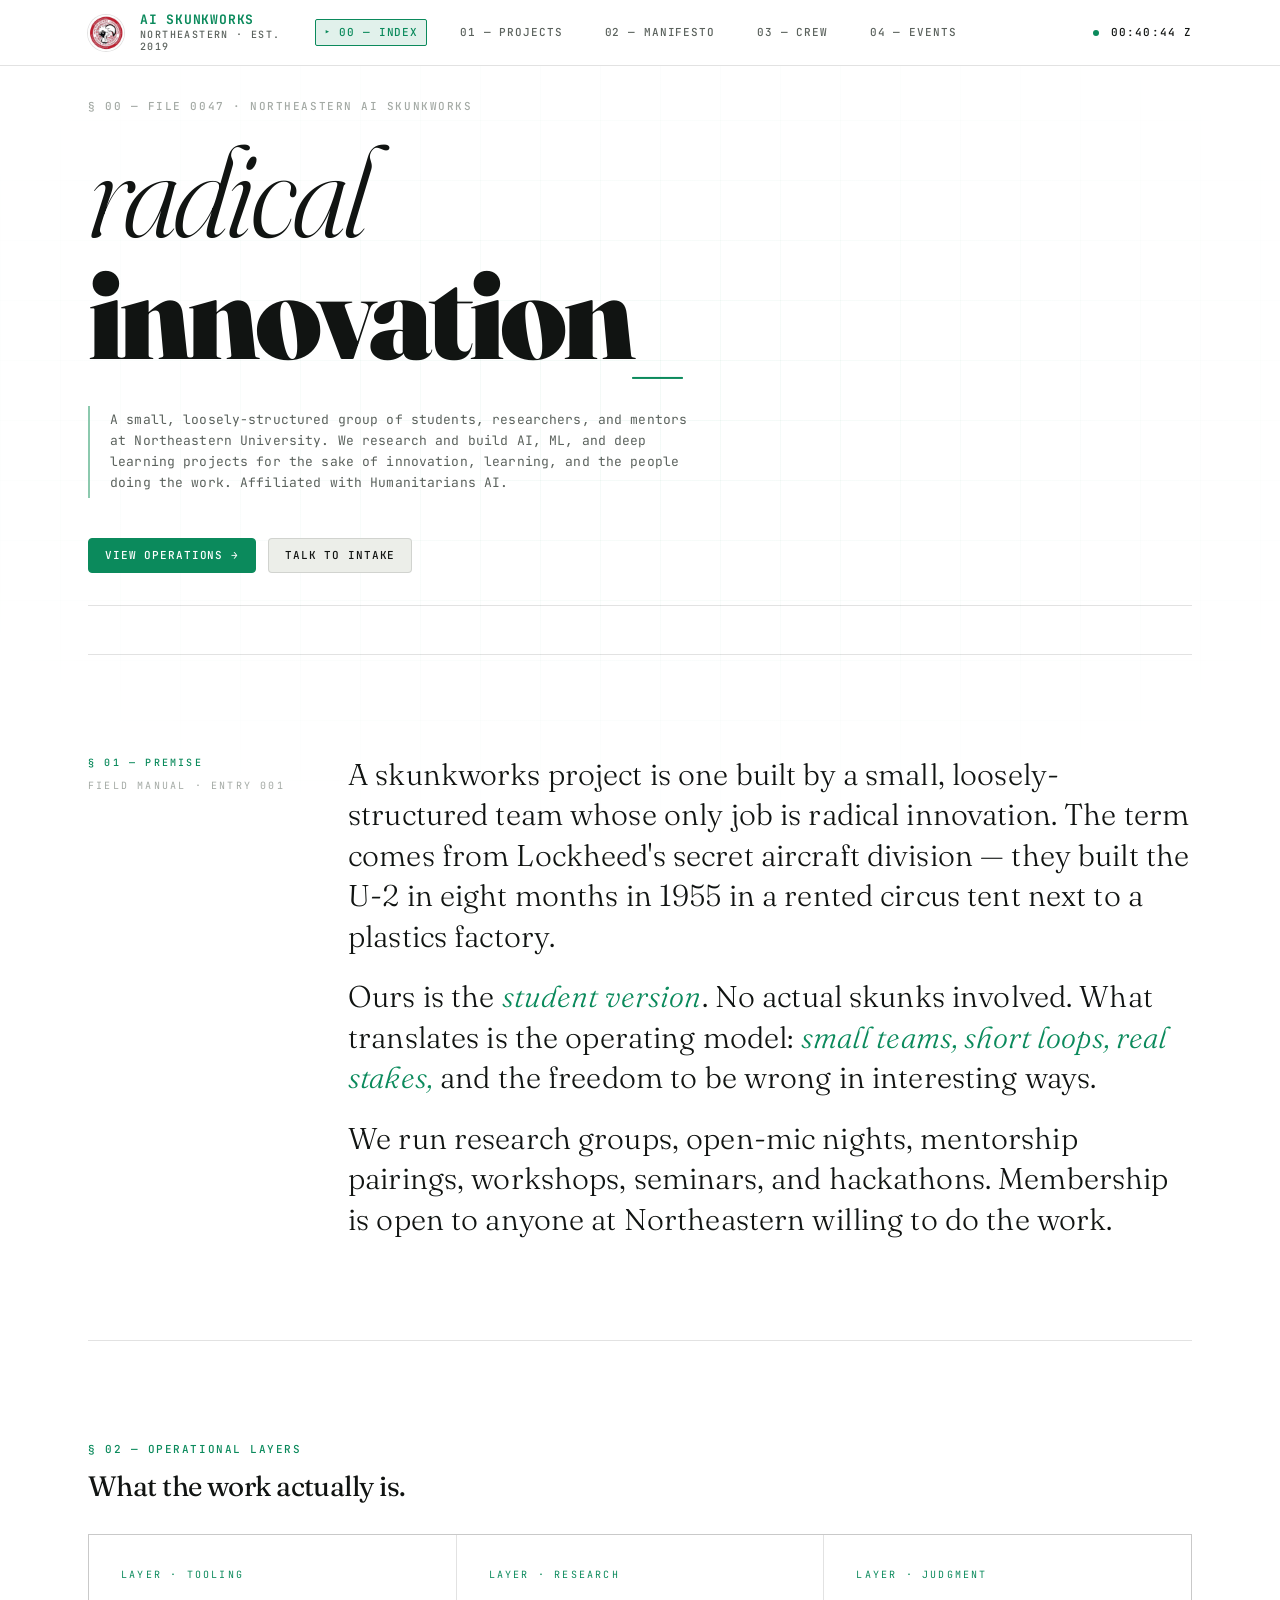
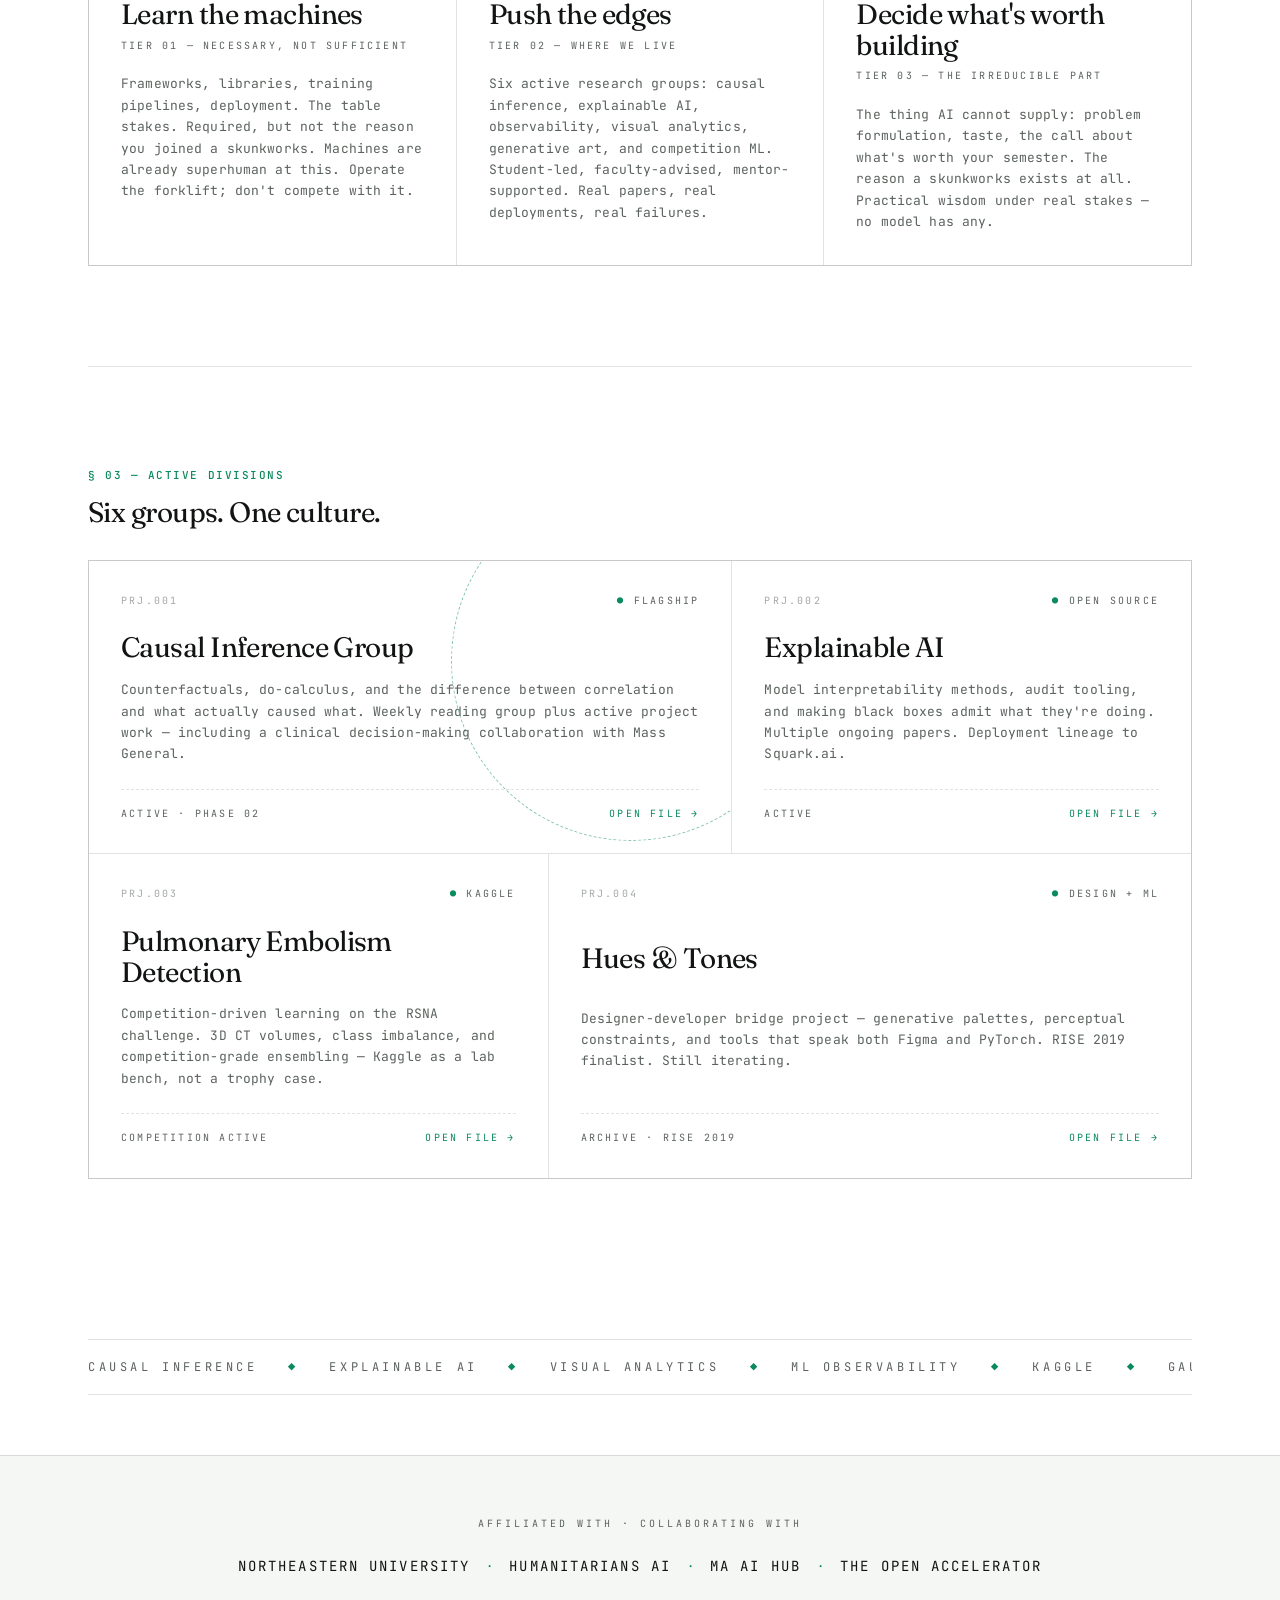
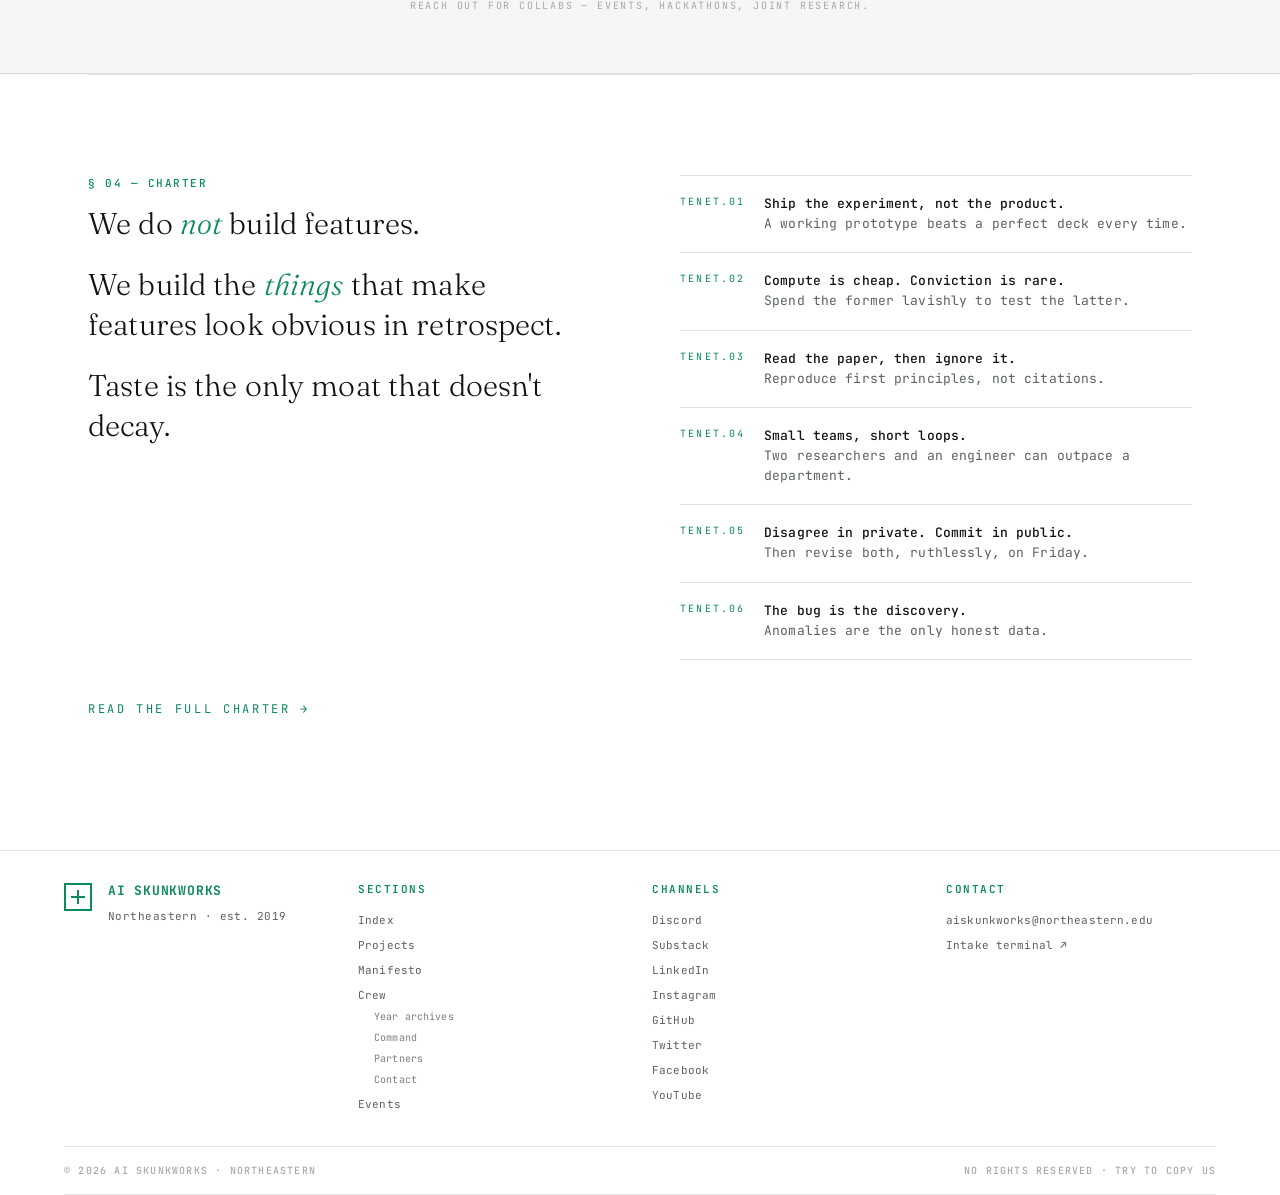
<file: index.html>
<!DOCTYPE html>
<html lang="en">
  <head>
    <meta charset="utf-8" />
    <meta name="viewport" content="width=device-width, initial-scale=1" />
    <title>AI Skunkworks — Northeastern University</title>
    <meta
      name="description"
      content="Student-led AI research at Northeastern. Founded 2019, revived 2026. Six divisions, hackathons, mentorship, and radical innovation on purpose."
    />
    <link rel="preconnect" href="https://fonts.googleapis.com" />
    <link rel="preconnect" href="https://fonts.gstatic.com" crossorigin />
    <link
      href="https://fonts.googleapis.com/css2?family=Fraunces:ital,wght@0,300;0,400;0,600;0,900;1,300;1,400;1,600;1,900&family=JetBrains+Mono:wght@300;400;500;700&display=swap"
      rel="stylesheet"
    />
    <link rel="stylesheet" href="styles/tokens.css" />
    <link rel="stylesheet" href="styles/base.css" />
    <link rel="stylesheet" href="styles/components.css" />
    <link rel="stylesheet" href="styles/layout.css" />
    <link rel="stylesheet" href="styles/pages-index.css" />
  </head>
  <body>
    <div class="site-shell">
      <header class="site-sticky-nav">
        <div class="site-sticky-nav__inner">
          <a class="site-sticky-nav__brand" href="index.html">
            <img class="brand-logo" src="assets/skunkworksneu_logo.jpg" alt="" width="36" height="36" />
            <span class="site-sticky-nav__brand-text">
              <span class="site-sticky-nav__brand-title">AI Skunkworks</span>
              <span class="site-sticky-nav__brand-sub">Northeastern · est. 2019</span>
            </span>
          </a>
          <nav class="site-sticky-nav__links" aria-label="Primary">
            <a href="index.html" aria-current="page">00 — Index</a>
            <a href="projects.html">01 — Projects</a>
            <a href="manifesto.html">02 — Manifesto</a>
            <a href="people.html">03 — Crew</a>
            <a href="events.html">04 — Events</a>
          </nav>
          <div class="site-sticky-nav__meta">
            <span class="site-sticky-nav__pulse" aria-hidden="true"></span>
            <span id="clock" class="site-sticky-nav__clock">00:00:00 Z</span>
            <button
              type="button"
              class="site-sticky-nav__toggle"
              aria-expanded="false"
              aria-controls="site-mobile-menu"
              aria-label="Open menu"
            >
              <span class="site-sticky-nav__toggle-bar" aria-hidden="true"></span>
              <span class="site-sticky-nav__toggle-bar" aria-hidden="true"></span>
              <span class="site-sticky-nav__toggle-bar" aria-hidden="true"></span>
            </button>
          </div>
        </div>
      </header>
      <div id="site-mobile-menu" class="site-mobile-menu" hidden>
        <button type="button" class="site-mobile-menu__close" aria-label="Close menu">×</button>
        <nav class="site-mobile-menu__links" aria-label="Mobile primary">
          <a href="index.html" aria-current="page">00 — Index</a>
          <a href="projects.html">01 — Projects</a>
          <a href="manifesto.html">02 — Manifesto</a>
          <a href="people.html">03 — Crew</a>
          <a href="events.html">04 — Events</a>
        </nav>
      </div>
      <main class="site-main" id="main">
        <section class="page-hero index-hero">
          <p class="page-hero__label">§ 00 — File 0047 · Northeastern AI Skunkworks</p>
          <h1>
            <em class="index-hero__italic">radical</em>
            <span class="index-hero__roman"
              >innovation<span class="index-hero__cursor" aria-hidden="true">_</span></span
            >
          </h1>
          <p class="index-hero__lead">
            A small, loosely-structured group of students, researchers, and mentors at Northeastern
            University. We research and build AI, ML, and deep learning projects for the sake of
            innovation, learning, and the people doing the work. Affiliated with Humanitarians AI.
          </p>
          <div class="index-hero__cta">
            <a href="projects.html" class="btn btn--primary">View Operations →</a>
            <a href="events.html#intake-terminal" class="btn">Talk to Intake</a>
          </div>
        </section>

        <section class="page-section" id="premise">
          <div class="page-section__grid">
            <div class="page-section__kicker">
              <p class="page-section__label">§ 01 — Premise</p>
              <p class="page-section__kicker-sub">Field Manual · Entry 001</p>
            </div>
            <div class="page-section__prose">
              <p class="premise__para">
                A skunkworks project is one built by a small, loosely-structured team whose only job
                is radical innovation. The term comes from Lockheed's secret aircraft division —
                they built the U-2 in eight months in 1955 in a rented circus tent next to a plastics
                factory.
              </p>
              <p class="premise__para">
                Ours is the <em>student version</em>. No actual skunks involved. What translates is
                the operating model: <em>small teams, short loops, real stakes,</em> and the freedom
                to be wrong in interesting ways.
              </p>
              <p class="premise__para">
                We run research groups, open-mic nights, mentorship pairings, workshops, seminars,
                and hackathons. Membership is open to anyone at Northeastern willing to do the work.
              </p>
            </div>
          </div>
        </section>

        <section class="page-section layers" id="layers" data-theme-zone="dark">
          <div class="page-section__head">
            <p class="page-section__label">§ 02 — Operational Layers</p>
            <h2>What the work actually is.</h2>
          </div>
          <div class="layers__grid">
            <article class="layer-card">
              <p class="layer-card__label">LAYER · TOOLING</p>
              <h3 class="layer-card__title">Learn the machines</h3>
              <p class="layer-card__sub">TIER 01 — NECESSARY, NOT SUFFICIENT</p>
              <p class="layer-card__body">
                Frameworks, libraries, training pipelines, deployment. The table stakes. Required,
                but not the reason you joined a skunkworks. Machines are already superhuman at this.
                Operate the forklift; don't compete with it.
              </p>
            </article>
            <article class="layer-card">
              <p class="layer-card__label">LAYER · RESEARCH</p>
              <h3 class="layer-card__title">Push the edges</h3>
              <p class="layer-card__sub">TIER 02 — WHERE WE LIVE</p>
              <p class="layer-card__body">
                Six active research groups: causal inference, explainable AI, observability, visual
                analytics, generative art, and competition ML. Student-led, faculty-advised,
                mentor-supported. Real papers, real deployments, real failures.
              </p>
            </article>
            <article class="layer-card">
              <p class="layer-card__label">LAYER · JUDGMENT</p>
              <h3 class="layer-card__title">Decide what's worth building</h3>
              <p class="layer-card__sub">TIER 03 — THE IRREDUCIBLE PART</p>
              <p class="layer-card__body">
                The thing AI cannot supply: problem formulation, taste, the call about what's worth
                your semester. The reason a skunkworks exists at all. Practical wisdom under real
                stakes — no model has any.
              </p>
            </article>
          </div>
        </section>

        <section class="page-section operations" id="operations" data-theme-zone="dark">
          <div class="page-section__head">
            <p class="page-section__label">§ 03 — Active Divisions</p>
            <h2>Six groups. One culture.</h2>
          </div>
          <div class="ops-grid">
            <article class="ops-grid__item ops-grid__item--featured ops-grid__item--span-7">
              <div class="ops-grid__head">
                <span class="ops-grid__id">PRJ.001</span>
                <span class="ops-grid__tag">● FLAGSHIP</span>
              </div>
              <h3 class="ops-grid__title">Causal Inference Group</h3>
              <p class="ops-grid__body">
                Counterfactuals, do-calculus, and the difference between correlation and what
                actually caused what. Weekly reading group plus active project work — including a
                clinical decision-making collaboration with Mass General.
              </p>
              <div class="ops-grid__foot">
                <span>ACTIVE · PHASE 02</span>
                <a href="projects.html#causal" class="ops-grid__link">OPEN FILE →</a>
              </div>
            </article>
            <article class="ops-grid__item ops-grid__item--span-5">
              <div class="ops-grid__head">
                <span class="ops-grid__id">PRJ.002</span>
                <span class="ops-grid__tag">● OPEN SOURCE</span>
              </div>
              <h3 class="ops-grid__title">Explainable AI</h3>
              <p class="ops-grid__body">
                Model interpretability methods, audit tooling, and making black boxes admit what
                they're doing. Multiple ongoing papers. Deployment lineage to Squark.ai.
              </p>
              <div class="ops-grid__foot">
                <span>ACTIVE</span>
                <a href="projects.html#xai" class="ops-grid__link">OPEN FILE →</a>
              </div>
            </article>
            <article class="ops-grid__item ops-grid__item--span-5">
              <div class="ops-grid__head">
                <span class="ops-grid__id">PRJ.003</span>
                <span class="ops-grid__tag">● KAGGLE</span>
              </div>
              <h3 class="ops-grid__title">Pulmonary Embolism Detection</h3>
              <p class="ops-grid__body">
                Competition-driven learning on the RSNA challenge. 3D CT volumes, class imbalance,
                and competition-grade ensembling — Kaggle as a lab bench, not a trophy case.
              </p>
              <div class="ops-grid__foot">
                <span>COMPETITION ACTIVE</span>
                <a href="projects.html#kaggle" class="ops-grid__link">OPEN FILE →</a>
              </div>
            </article>
            <article class="ops-grid__item ops-grid__item--span-7">
              <div class="ops-grid__head">
                <span class="ops-grid__id">PRJ.004</span>
                <span class="ops-grid__tag">● DESIGN + ML</span>
              </div>
              <h3 class="ops-grid__title">Hues &amp; Tones</h3>
              <p class="ops-grid__body">
                Designer-developer bridge project — generative palettes, perceptual constraints, and
                tools that speak both Figma and PyTorch. RISE 2019 finalist. Still iterating.
              </p>
              <div class="ops-grid__foot">
                <span>ARCHIVE · RISE 2019</span>
                <a href="projects.html#hues-tones" class="ops-grid__link">OPEN FILE →</a>
              </div>
            </article>
          </div>
        </section>

        <div class="marquee" aria-hidden="true">
          <div class="marquee__track">
            <span class="marquee__seg"
              >CAUSAL INFERENCE <em>◆</em> EXPLAINABLE AI <em>◆</em> VISUAL ANALYTICS <em>◆</em> ML
              OBSERVABILITY <em>◆</em> KAGGLE <em>◆</em> GAUGUIN <em>◆</em> HACKATHONS <em>◆</em>
              SPEAKER SERIES <em>◆</em> MENTORSHIP <em>◆</em> OPEN ACCELERATOR <em>◆</em>
            </span>
            <span class="marquee__seg"
              >CAUSAL INFERENCE <em>◆</em> EXPLAINABLE AI <em>◆</em> VISUAL ANALYTICS <em>◆</em> ML
              OBSERVABILITY <em>◆</em> KAGGLE <em>◆</em> GAUGUIN <em>◆</em> HACKATHONS <em>◆</em>
              SPEAKER SERIES <em>◆</em> MENTORSHIP <em>◆</em> OPEN ACCELERATOR <em>◆</em>
            </span>
          </div>
        </div>

        <section class="affiliations" aria-label="Affiliations and collaborators">
          <p class="affiliations__label">AFFILIATED WITH · COLLABORATING WITH</p>
          <ul class="affiliations__list">
            <li class="affiliation">Northeastern University</li>
            <li class="affiliation__sep" aria-hidden="true">·</li>
            <li class="affiliation">Humanitarians AI</li>
            <li class="affiliation__sep" aria-hidden="true">·</li>
            <li class="affiliation">MA AI Hub</li>
            <li class="affiliation__sep" aria-hidden="true">·</li>
            <li class="affiliation">The Open Accelerator</li>
          </ul>
          <!-- TODO: replace text labels with logo SVGs as partners confirm -->
          <p class="affiliations__sub">Reach out for collabs — events, hackathons, joint research.</p>
        </section>

        <section class="page-section charter-preview" id="charter-preview">
          <div class="charter-preview__grid">
            <div class="charter-preview__prose">
              <p class="page-section__label">§ 04 — Charter</p>
              <p class="charter-preview__para">We do <em>not</em> build features.</p>
              <p class="charter-preview__para">
                We build the <em>things</em> that make features look obvious in retrospect.
              </p>
              <p class="charter-preview__para">Taste is the only moat that doesn't decay.</p>
            </div>
            <ol class="tenets tenets--preview">
              <li>
                <strong>Ship the experiment, not the product.</strong>
                <span>A working prototype beats a perfect deck every time.</span>
              </li>
              <li>
                <strong>Compute is cheap. Conviction is rare.</strong>
                <span>Spend the former lavishly to test the latter.</span>
              </li>
              <li>
                <strong>Read the paper, then ignore it.</strong>
                <span>Reproduce first principles, not citations.</span>
              </li>
              <li>
                <strong>Small teams, short loops.</strong>
                <span>Two researchers and an engineer can outpace a department.</span>
              </li>
              <li>
                <strong>Disagree in private. Commit in public.</strong>
                <span>Then revise both, ruthlessly, on Friday.</span>
              </li>
              <li>
                <strong>The bug is the discovery.</strong>
                <span>Anomalies are the only honest data.</span>
              </li>
            </ol>
          </div>
          <a href="manifesto.html" class="charter-preview__more">Read the full charter →</a>
        </section>
      </main>
      <footer class="site-footer">
        <div class="site-footer__inner">
          <div class="site-footer__grid">
            <div class="site-footer__col site-footer__col--brand">
              <div class="site-footer__brand">
                <span class="brand-mark" aria-hidden="true"></span>
                <div class="site-footer__brand-copy">
                  <span class="site-footer__brand-name">AI Skunkworks</span>
                  <p class="site-footer__tagline">Northeastern · est. 2019</p>
                </div>
              </div>
            </div>
            <div class="site-footer__col">
              <h2 class="site-footer__col-title">Sections</h2>
              <ul class="site-footer__list">
                <li><a href="index.html">Index</a></li>
                <li><a href="projects.html">Projects</a></li>
                <li><a href="manifesto.html">Manifesto</a></li>
                <li>
                  <a href="people.html">Crew</a>
                  <ul class="site-footer__sublist">
                    <li><a href="people.html#year-archives">Year archives</a></li>
                    <li><a href="people.html#command">Command</a></li>
                    <li><a href="people.html#partners">Partners</a></li>
                    <li><a href="people.html#contact">Contact</a></li>
                  </ul>
                </li>
                <li><a href="events.html">Events</a></li>
              </ul>
            </div>
            <div class="site-footer__col">
              <h2 class="site-footer__col-title">Channels</h2>
              <ul class="site-footer__list">
                <li><a href="https://discord.gg/PGebZX3xU" target="_blank" rel="noopener noreferrer">Discord</a></li>
                <li><a href="https://aiskunkworks.substack.com" target="_blank" rel="noopener noreferrer">Substack</a></li>
                <li><a href="https://www.linkedin.com/company/aiskunkworks/" target="_blank" rel="noopener noreferrer">LinkedIn</a></li>
                <li><a href="https://instagram.com/aiskunkworks" target="_blank" rel="noopener noreferrer">Instagram</a></li>
                <li><a href="https://github.com/skunkworksneu" target="_blank" rel="noopener noreferrer">GitHub</a></li>
                <li><a href="https://twitter.com/skunkworksneu" target="_blank" rel="noopener noreferrer">Twitter</a></li>
                <li><a href="https://www.facebook.com/Aiskunkworks" target="_blank" rel="noopener noreferrer">Facebook</a></li>
                <li><a href="https://www.youtube.com/watch?v=x5Myfx8raU0" target="_blank" rel="noopener noreferrer">YouTube</a></li>
              </ul>
            </div>
            <div class="site-footer__col">
              <h2 class="site-footer__col-title">Contact</h2>
              <ul class="site-footer__list">
                <li><a href="mailto:aiskunkworks@northeastern.edu">aiskunkworks@northeastern.edu</a></li>
                <li><a href="events.html#intake-terminal">Intake terminal ↗</a></li>
              </ul>
            </div>
          </div>
          <div class="site-footer__strip">
            <span>© 2026 AI Skunkworks · Northeastern</span>
            <span>NO RIGHTS RESERVED · TRY TO COPY US</span>
          </div>
        </div>
      </footer>
    </div>
    <script src="scripts/main.js" defer></script>
  </body>
</html>
</file>
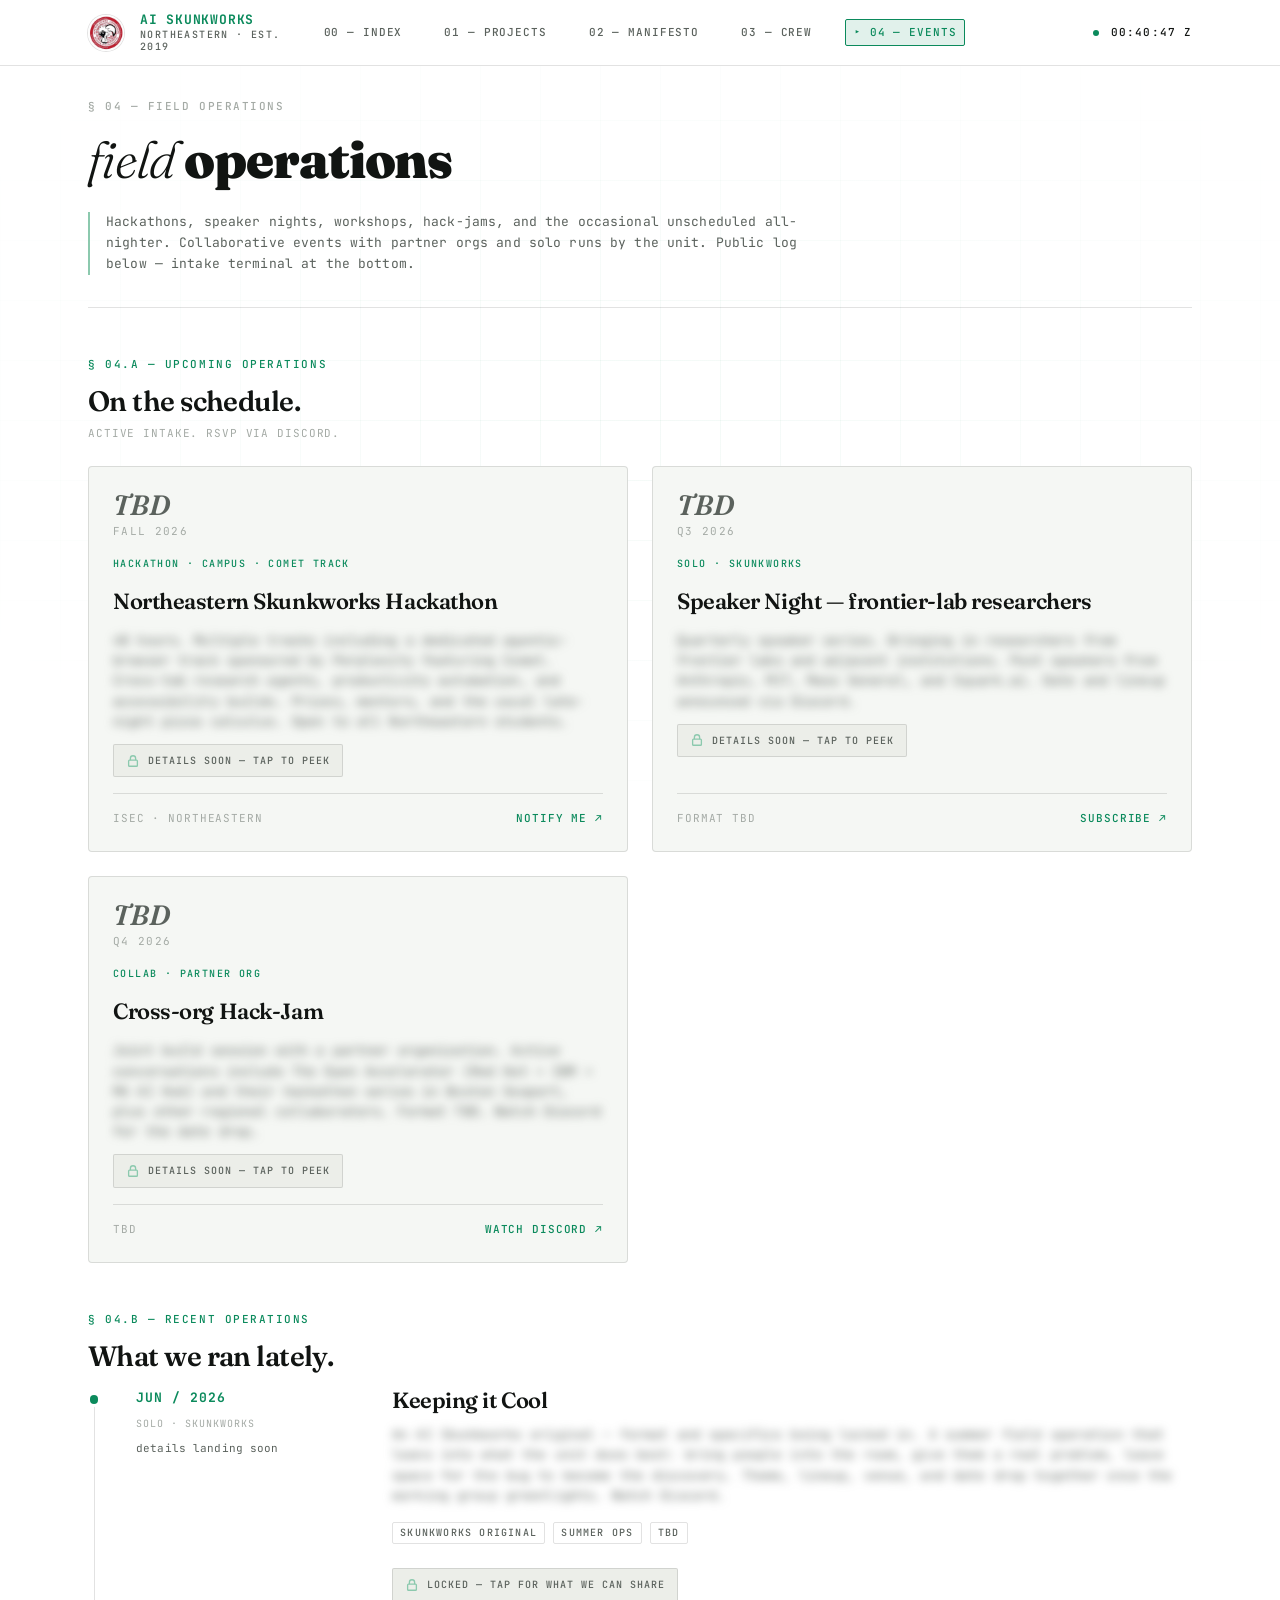
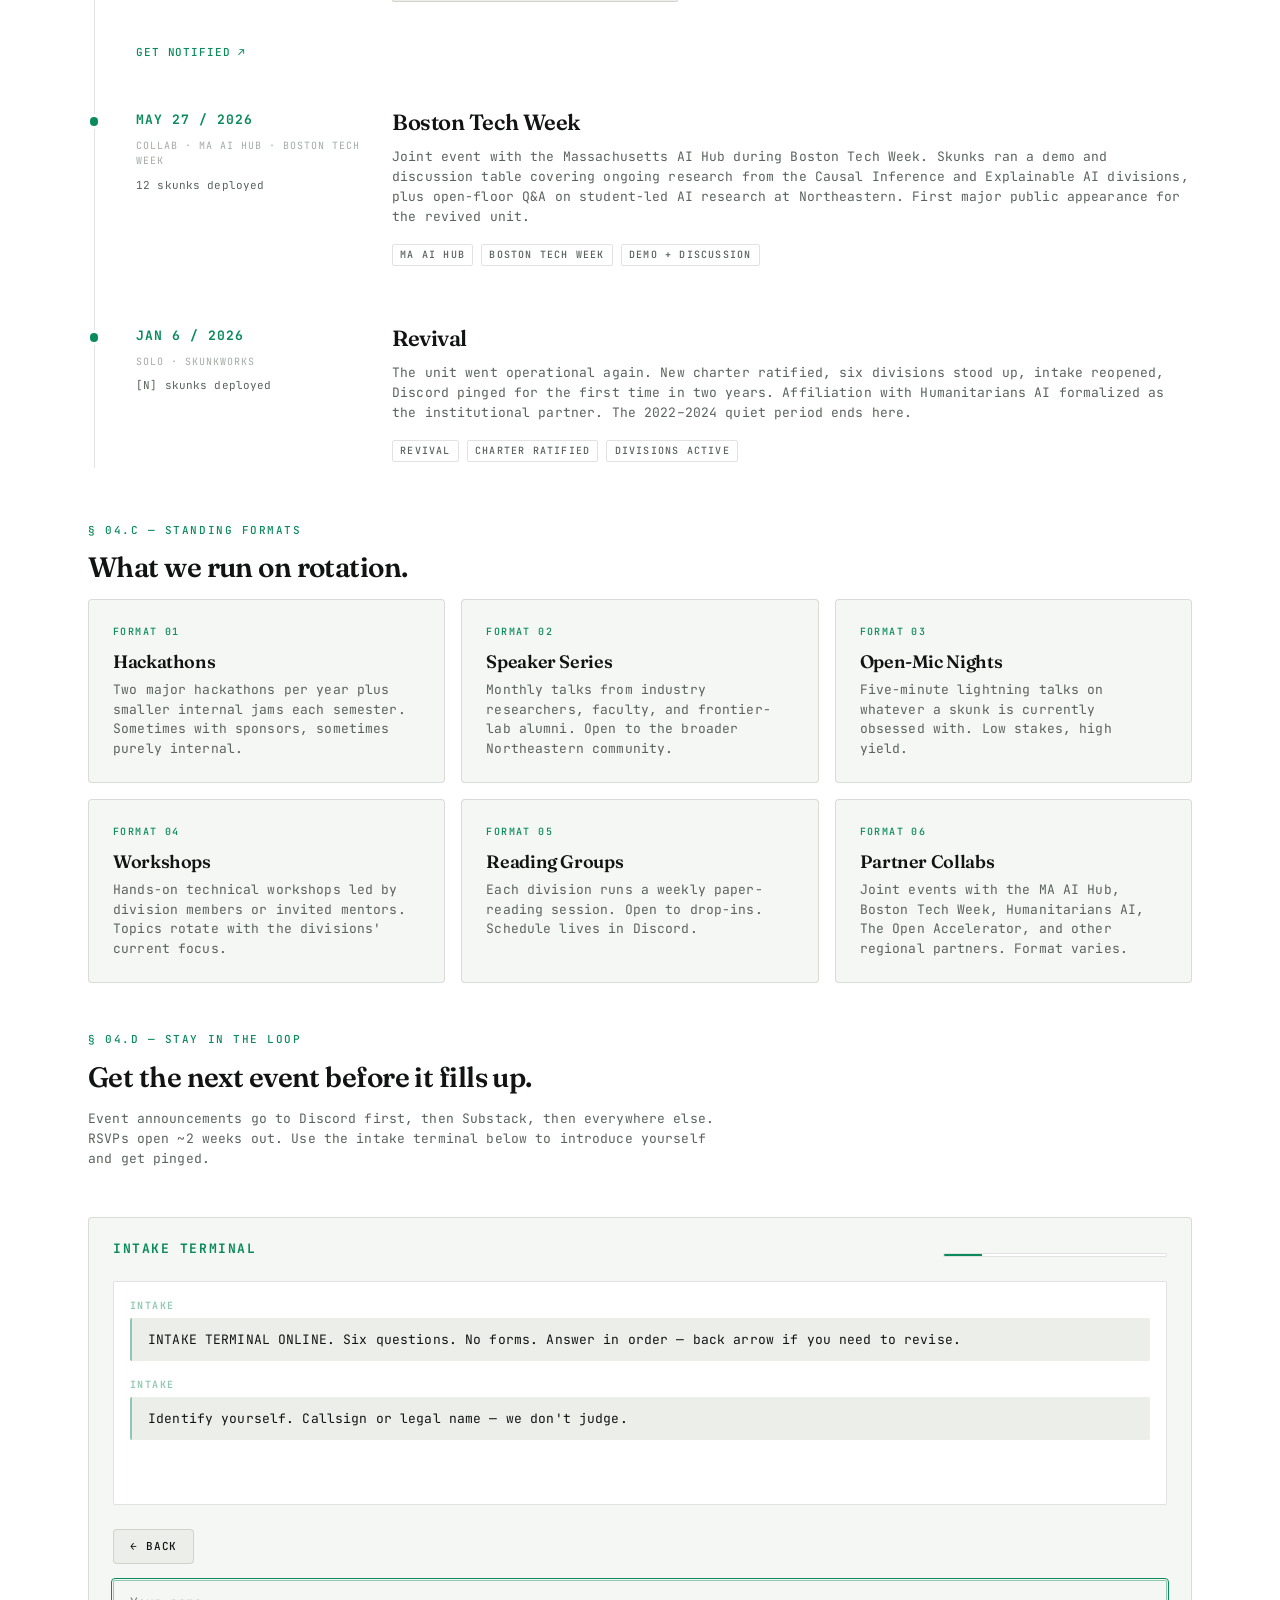
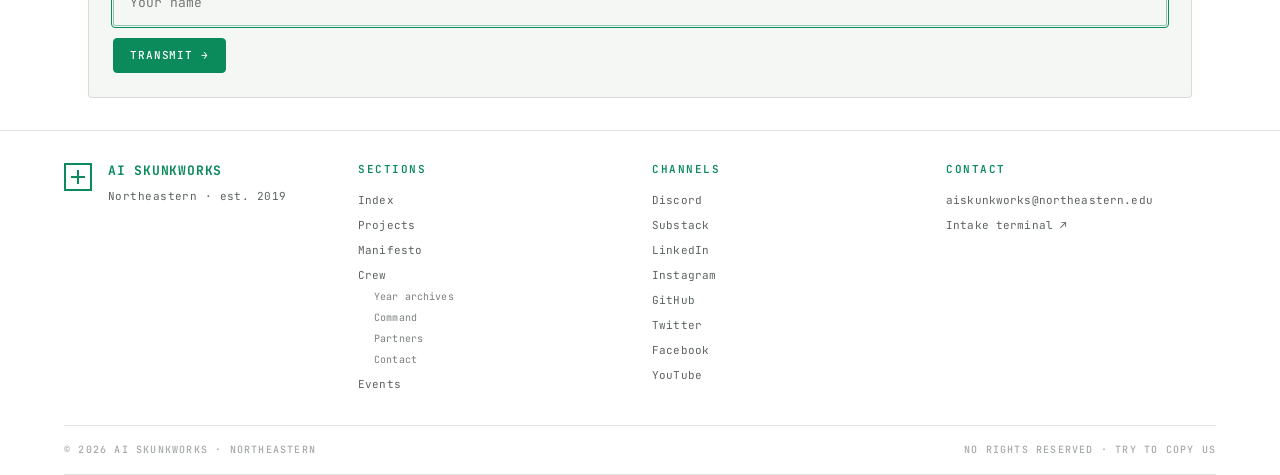
<file: events.html>
<!DOCTYPE html>
<html lang="en">
  <head>
    <meta charset="utf-8" />
    <meta name="viewport" content="width=device-width, initial-scale=1" />
    <title>Events — AI Skunkworks</title>
    <link rel="preconnect" href="https://fonts.googleapis.com" />
    <link rel="preconnect" href="https://fonts.gstatic.com" crossorigin />
    <link
      href="https://fonts.googleapis.com/css2?family=Fraunces:ital,wght@0,300;0,400;0,600;0,900;1,300;1,400;1,600;1,900&family=JetBrains+Mono:wght@300;400;500;700&display=swap"
      rel="stylesheet"
    />
    <link rel="stylesheet" href="styles/tokens.css" />
    <link rel="stylesheet" href="styles/base.css" />
    <link rel="stylesheet" href="styles/components.css" />
    <link rel="stylesheet" href="styles/layout.css" />
    <link rel="stylesheet" href="styles/pages-events.css" />
  </head>
  <body>
    <div class="site-shell">
      <header class="site-sticky-nav">
        <div class="site-sticky-nav__inner">
          <a class="site-sticky-nav__brand" href="index.html">
            <img class="brand-logo" src="assets/skunkworksneu_logo.jpg" alt="" width="36" height="36" />
            <span class="site-sticky-nav__brand-text">
              <span class="site-sticky-nav__brand-title">AI Skunkworks</span>
              <span class="site-sticky-nav__brand-sub">Northeastern · est. 2019</span>
            </span>
          </a>
          <nav class="site-sticky-nav__links" aria-label="Primary">
            <a href="index.html">00 — Index</a>
            <a href="projects.html">01 — Projects</a>
            <a href="manifesto.html">02 — Manifesto</a>
            <a href="people.html">03 — Crew</a>
            <a href="events.html" aria-current="page">04 — Events</a>
          </nav>
          <div class="site-sticky-nav__meta">
            <span class="site-sticky-nav__pulse" aria-hidden="true"></span>
            <span id="clock" class="site-sticky-nav__clock">00:00:00 Z</span>
            <button
              type="button"
              class="site-sticky-nav__toggle"
              aria-expanded="false"
              aria-controls="site-mobile-menu"
              aria-label="Open menu"
            >
              <span class="site-sticky-nav__toggle-bar" aria-hidden="true"></span>
              <span class="site-sticky-nav__toggle-bar" aria-hidden="true"></span>
              <span class="site-sticky-nav__toggle-bar" aria-hidden="true"></span>
            </button>
          </div>
        </div>
      </header>
      <div id="site-mobile-menu" class="site-mobile-menu" hidden>
        <button type="button" class="site-mobile-menu__close" aria-label="Close menu">×</button>
        <nav class="site-mobile-menu__links" aria-label="Mobile primary">
          <a href="index.html">00 — Index</a>
          <a href="projects.html">01 — Projects</a>
          <a href="manifesto.html">02 — Manifesto</a>
          <a href="people.html">03 — Crew</a>
          <a href="events.html" aria-current="page">04 — Events</a>
        </nav>
      </div>
      <main class="site-main" id="main">
        <header class="page-hero events-hero">
          <p class="page-hero__label">§ 04 — Field Operations</p>
          <h1><em>field</em> <span>operations</span></h1>
          <p class="events-hero__lead">
            Hackathons, speaker nights, workshops, hack-jams, and the occasional unscheduled all-nighter. Collaborative events with partner orgs and solo runs by the unit. Public log below — intake terminal at the bottom.
          </p>
        </header>

        <section class="page-section" aria-labelledby="events-upcoming" id="upcoming">
          <p class="page-section__label">§ 04.A — Upcoming Operations</p>
          <h2 id="events-upcoming">On the schedule.</h2>
          <p class="page-section__sub">Active intake. RSVP via Discord.</p>

          <div class="upcoming-grid">
            <article class="event-card" data-state="locked">
              <div class="event-card__date">
                <span class="event-card__date-num" style="font-style: italic; color: var(--ink-dim);">TBD</span>
                <span class="event-card__date-meta">Fall 2026</span>
              </div>
              <div class="event-card__tag">HACKATHON · CAMPUS · COMET TRACK</div>
              <h3 class="event-card__title">Northeastern Skunkworks Hackathon</h3>
              <div class="event-card__body-wrap" id="evt-hack-2026-body">
                <p class="event-card__body">48 hours. Multiple tracks including a dedicated agentic-browser track sponsored by Perplexity featuring Comet. Cross-tab research agents, productivity automation, and accessibility builds. Prizes, mentors, and the usual late-night pizza calculus. Open to all Northeastern students.</p>
                <button class="event-card__reveal" type="button" aria-expanded="false" aria-controls="evt-hack-2026-body">
                  <span class="event-card__lock-icon" aria-hidden="true">
                    <svg viewBox="0 0 16 16" width="14" height="14" fill="none" stroke="currentColor" stroke-width="1.5">
                      <rect x="3" y="7" width="10" height="7" rx="1"/>
                      <path d="M 5 7 V 5 a 3 3 0 0 1 6 0 V 7"/>
                    </svg>
                  </span>
                  <span class="event-card__lock-text">Details soon — tap to peek</span>
                </button>
              </div>
              <div class="event-card__footer">
                <span class="event-card__location">ISEC · Northeastern</span>
                <a class="event-card__rsvp" href="#intake-terminal">Notify me ↗</a>
              </div>
            </article>

            <article class="event-card" data-state="locked">
              <div class="event-card__date">
                <span class="event-card__date-num" style="font-style: italic; color: var(--ink-dim);">TBD</span>
                <span class="event-card__date-meta">Q3 2026</span>
              </div>
              <div class="event-card__tag">SOLO · SKUNKWORKS</div>
              <h3 class="event-card__title">Speaker Night — frontier-lab researchers</h3>
              <div class="event-card__body-wrap" id="evt-speaker-2026-body">
                <p class="event-card__body">Quarterly speaker series. Bringing in researchers from frontier labs and adjacent institutions. Past speakers from Anthropic, MIT, Mass General, and Squark.ai. Date and lineup announced via Discord.</p>
                <button class="event-card__reveal" type="button" aria-expanded="false" aria-controls="evt-speaker-2026-body">
                  <span class="event-card__lock-icon" aria-hidden="true">
                    <svg viewBox="0 0 16 16" width="14" height="14" fill="none" stroke="currentColor" stroke-width="1.5">
                      <rect x="3" y="7" width="10" height="7" rx="1"/>
                      <path d="M 5 7 V 5 a 3 3 0 0 1 6 0 V 7"/>
                    </svg>
                  </span>
                  <span class="event-card__lock-text">Details soon — tap to peek</span>
                </button>
              </div>
              <div class="event-card__footer">
                <span class="event-card__location">Format TBD</span>
                <a class="event-card__rsvp" href="#intake-terminal">Subscribe ↗</a>
              </div>
            </article>

            <article class="event-card" data-state="locked">
              <div class="event-card__date">
                <span class="event-card__date-num" style="font-style: italic; color: var(--ink-dim);">TBD</span>
                <span class="event-card__date-meta">Q4 2026</span>
              </div>
              <div class="event-card__tag">COLLAB · PARTNER ORG</div>
              <h3 class="event-card__title">Cross-org Hack-Jam</h3>
              <div class="event-card__body-wrap" id="evt-collab-2026-body">
                <p class="event-card__body">Joint build session with a partner organization. Active conversations include The Open Accelerator (Red Hat × IBM × MA AI Hub) and their hackathon series in Boston Seaport, plus other regional collaborators. Format TBD. Watch Discord for the date drop.</p>
                <button class="event-card__reveal" type="button" aria-expanded="false" aria-controls="evt-collab-2026-body">
                  <span class="event-card__lock-icon" aria-hidden="true">
                    <svg viewBox="0 0 16 16" width="14" height="14" fill="none" stroke="currentColor" stroke-width="1.5">
                      <rect x="3" y="7" width="10" height="7" rx="1"/>
                      <path d="M 5 7 V 5 a 3 3 0 0 1 6 0 V 7"/>
                    </svg>
                  </span>
                  <span class="event-card__lock-text">Details soon — tap to peek</span>
                </button>
              </div>
              <div class="event-card__footer">
                <span class="event-card__location">TBD</span>
                <a class="event-card__rsvp" href="#intake-terminal">Watch Discord ↗</a>
              </div>
            </article>
          </div>
        </section>

        <section class="page-section" aria-labelledby="events-recent" id="recent">
          <p class="page-section__label">§ 04.B — Recent Operations</p>
          <h2 id="events-recent">What we ran lately.</h2>

          <div class="event-timeline">
            <article class="event-log" data-state="locked">
              <div class="event-log__date">
                <span class="event-log__date-num">JUN / 2026</span>
                <span class="event-log__date-tag">SOLO · SKUNKWORKS</span>
                <span class="event-log__stat">details landing soon</span>
              </div>
              <div class="event-log__body-wrap" id="log-jun-2026-body">
                <h3 class="event-log__title">Keeping it Cool</h3>
                <p class="event-log__body">An AI Skunkworks original — format and specifics being locked in. A summer field operation that leans into what the unit does best: bring people into the room, give them a real problem, leave space for the bug to become the discovery. Theme, lineup, venue, and date drop together once the working group greenlights. Watch Discord.</p>
                <div class="event-log__chips">
                  <span class="event-log__chip">SKUNKWORKS ORIGINAL</span>
                  <span class="event-log__chip">SUMMER OPS</span>
                  <span class="event-log__chip">TBD</span>
                </div>
                <button class="event-log__reveal" type="button" aria-expanded="false" aria-controls="log-jun-2026-body">
                  <span class="event-card__lock-icon" aria-hidden="true">
                    <svg viewBox="0 0 16 16" width="14" height="14" fill="none" stroke="currentColor" stroke-width="1.5">
                      <rect x="3" y="7" width="10" height="7" rx="1"/>
                      <path d="M 5 7 V 5 a 3 3 0 0 1 6 0 V 7"/>
                    </svg>
                  </span>
                  <span class="event-card__lock-text">Locked — tap for what we can share</span>
                </button>
              </div>
              <div class="event-log__footer">
                <a class="event-card__rsvp" href="#intake-terminal">Get notified ↗</a>
              </div>
            </article>

            <article class="event-log">
              <div class="event-log__date">
                <span class="event-log__date-num">MAY 27 / 2026</span>
                <span class="event-log__date-tag">COLLAB · MA AI HUB · BOSTON TECH WEEK</span>
                <span class="event-log__stat">12 skunks deployed</span>
              </div>
              <div class="event-log__body-wrap">
                <h3 class="event-log__title">Boston Tech Week</h3>
                <p class="event-log__body">Joint event with the Massachusetts AI Hub during Boston Tech Week. Skunks ran a demo and discussion table covering ongoing research from the Causal Inference and Explainable AI divisions, plus open-floor Q&amp;A on student-led AI research at Northeastern. First major public appearance for the revived unit.</p>
                <div class="event-log__chips">
                  <span class="event-log__chip">MA AI HUB</span>
                  <span class="event-log__chip">BOSTON TECH WEEK</span>
                  <span class="event-log__chip">DEMO + DISCUSSION</span>
                </div>
              </div>
            </article>

            <article class="event-log">
              <div class="event-log__date">
                <span class="event-log__date-num">JAN 6 / 2026</span>
                <span class="event-log__date-tag">SOLO · SKUNKWORKS</span>
                <span class="event-log__stat">[N] skunks deployed</span>
                <!-- TODO: confirm actual headcount from revival day -->
              </div>
              <div class="event-log__body-wrap">
                <h3 class="event-log__title">Revival</h3>
                <p class="event-log__body">The unit went operational again. New charter ratified, six divisions stood up, intake reopened, Discord pinged for the first time in two years. Affiliation with Humanitarians AI formalized as the institutional partner. The 2022–2024 quiet period ends here.</p>
                <div class="event-log__chips">
                  <span class="event-log__chip">REVIVAL</span>
                  <span class="event-log__chip">CHARTER RATIFIED</span>
                  <span class="event-log__chip">DIVISIONS ACTIVE</span>
                </div>
              </div>
            </article>
          </div>
        </section>

        <section class="page-section" aria-labelledby="events-formats" id="formats">
          <p class="page-section__label">§ 04.C — Standing Formats</p>
          <h2 id="events-formats">What we run on rotation.</h2>

          <div class="format-grid">
            <article class="format-card">
              <span class="format-card__num">FORMAT 01</span>
              <h3 class="format-card__title">Hackathons</h3>
              <p class="format-card__body">Two major hackathons per year plus smaller internal jams each semester. Sometimes with sponsors, sometimes purely internal.</p>
            </article>
            <article class="format-card">
              <span class="format-card__num">FORMAT 02</span>
              <h3 class="format-card__title">Speaker Series</h3>
              <p class="format-card__body">Monthly talks from industry researchers, faculty, and frontier-lab alumni. Open to the broader Northeastern community.</p>
            </article>
            <article class="format-card">
              <span class="format-card__num">FORMAT 03</span>
              <h3 class="format-card__title">Open-Mic Nights</h3>
              <p class="format-card__body">Five-minute lightning talks on whatever a skunk is currently obsessed with. Low stakes, high yield.</p>
            </article>
            <article class="format-card">
              <span class="format-card__num">FORMAT 04</span>
              <h3 class="format-card__title">Workshops</h3>
              <p class="format-card__body">Hands-on technical workshops led by division members or invited mentors. Topics rotate with the divisions' current focus.</p>
            </article>
            <article class="format-card">
              <span class="format-card__num">FORMAT 05</span>
              <h3 class="format-card__title">Reading Groups</h3>
              <p class="format-card__body">Each division runs a weekly paper-reading session. Open to drop-ins. Schedule lives in Discord.</p>
            </article>
            <article class="format-card">
              <span class="format-card__num">FORMAT 06</span>
              <h3 class="format-card__title">Partner Collabs</h3>
              <p class="format-card__body">Joint events with the MA AI Hub, Boston Tech Week, Humanitarians AI, The Open Accelerator, and other regional partners. Format varies.</p>
            </article>
          </div>
        </section>

        <section class="page-section stay-loop" aria-labelledby="events-loop">
          <p class="page-section__label">§ 04.D — Stay In The Loop</p>
          <h2 id="events-loop">Get the next event before it fills up.</h2>
          <p class="stay-loop__sub">Event announcements go to Discord first, then Substack, then everywhere else. RSVPs open ~2 weeks out. Use the intake terminal below to introduce yourself and get pinged.</p>
        </section>

        <!--
          Part 5 — Submission wiring (see intake spec):
          Option B: set SUBMISSION_ENDPOINT in scripts/intake.js to your Google Apps Script web app URL.
          Option C (default): mailto fallback to aiskunkworks@northeastern.edu — zero backend.
          Confirmation only on 2xx fetch responses; retry button on failure.
        -->
        <section
          id="intake-terminal"
          class="intake-terminal card"
          aria-labelledby="intake-terminal-title"
        >
          <div class="intake-terminal__header">
            <h2 id="intake-terminal-title" class="intake-terminal__title">Intake Terminal</h2>
            <div
              class="intake-terminal__progress-wrap"
              role="progressbar"
              aria-valuemin="1"
              aria-valuemax="6"
              aria-valuenow="1"
              aria-label="Intake progress"
            >
              <div class="intake-terminal__progress-track">
                <div id="intake-progress-bar" class="intake-terminal__progress-bar"></div>
              </div>
            </div>
          </div>

          <span id="intake-step-announcer" class="visually-hidden" aria-live="assertive"></span>

          <noscript>
            <p class="intake-terminal__noscript">
              JavaScript is required for the conversational intake. Send us a note directly at
              <a href="mailto:aiskunkworks@northeastern.edu">aiskunkworks@northeastern.edu</a>
              with your name, project idea, and how to reach you.
            </p>
          </noscript>

          <div
            id="intake-log"
            class="intake-terminal__log"
            aria-live="polite"
            aria-atomic="false"
            role="log"
            aria-label="Intake conversation"
          ></div>

          <div class="intake-terminal__controls">
            <button
              type="button"
              id="intake-back"
              class="btn intake-terminal__back"
              aria-label="Go back to previous question"
              hidden
            >
              ← Back
            </button>
            <div id="intake-input-host"></div>
          </div>
        </section>
      </main>
      <footer class="site-footer">
        <div class="site-footer__inner">
          <div class="site-footer__grid">
            <div class="site-footer__col site-footer__col--brand">
              <div class="site-footer__brand">
                <span class="brand-mark" aria-hidden="true"></span>
                <div class="site-footer__brand-copy">
                  <span class="site-footer__brand-name">AI Skunkworks</span>
                  <p class="site-footer__tagline">Northeastern · est. 2019</p>
                </div>
              </div>
            </div>
            <div class="site-footer__col">
              <h2 class="site-footer__col-title">Sections</h2>
              <ul class="site-footer__list">
                <li><a href="index.html">Index</a></li>
                <li><a href="projects.html">Projects</a></li>
                <li><a href="manifesto.html">Manifesto</a></li>
                <li>
                  <a href="people.html">Crew</a>
                  <ul class="site-footer__sublist">
                    <li><a href="people.html#year-archives">Year archives</a></li>
                    <li><a href="people.html#command">Command</a></li>
                    <li><a href="people.html#partners">Partners</a></li>
                    <li><a href="people.html#contact">Contact</a></li>
                  </ul>
                </li>
                <li><a href="events.html">Events</a></li>
              </ul>
            </div>
            <div class="site-footer__col">
              <h2 class="site-footer__col-title">Channels</h2>
              <ul class="site-footer__list">
                <li><a href="https://discord.gg/PGebZX3xU" target="_blank" rel="noopener noreferrer">Discord</a></li>
                <li><a href="https://aiskunkworks.substack.com" target="_blank" rel="noopener noreferrer">Substack</a></li>
                <li><a href="https://www.linkedin.com/company/aiskunkworks/" target="_blank" rel="noopener noreferrer">LinkedIn</a></li>
                <li><a href="https://instagram.com/aiskunkworks" target="_blank" rel="noopener noreferrer">Instagram</a></li>
                <li><a href="https://github.com/skunkworksneu" target="_blank" rel="noopener noreferrer">GitHub</a></li>
                <li><a href="https://twitter.com/skunkworksneu" target="_blank" rel="noopener noreferrer">Twitter</a></li>
                <li><a href="https://www.facebook.com/Aiskunkworks" target="_blank" rel="noopener noreferrer">Facebook</a></li>
                <li><a href="https://www.youtube.com/watch?v=x5Myfx8raU0" target="_blank" rel="noopener noreferrer">YouTube</a></li>
              </ul>
            </div>
            <div class="site-footer__col">
              <h2 class="site-footer__col-title">Contact</h2>
              <ul class="site-footer__list">
                <li><a href="mailto:aiskunkworks@northeastern.edu">aiskunkworks@northeastern.edu</a></li>
                <li><a href="events.html#intake-terminal">Intake terminal ↗</a></li>
              </ul>
            </div>
          </div>
          <div class="site-footer__strip">
            <span>© 2026 AI Skunkworks · Northeastern</span>
            <span>NO RIGHTS RESERVED · TRY TO COPY US</span>
          </div>
        </div>
      </footer>
    </div>
    <script src="scripts/main.js" defer></script>
    <script src="scripts/intake.js" defer></script>
    <script src="scripts/events.js" defer></script>
  </body>
</html>
</file>
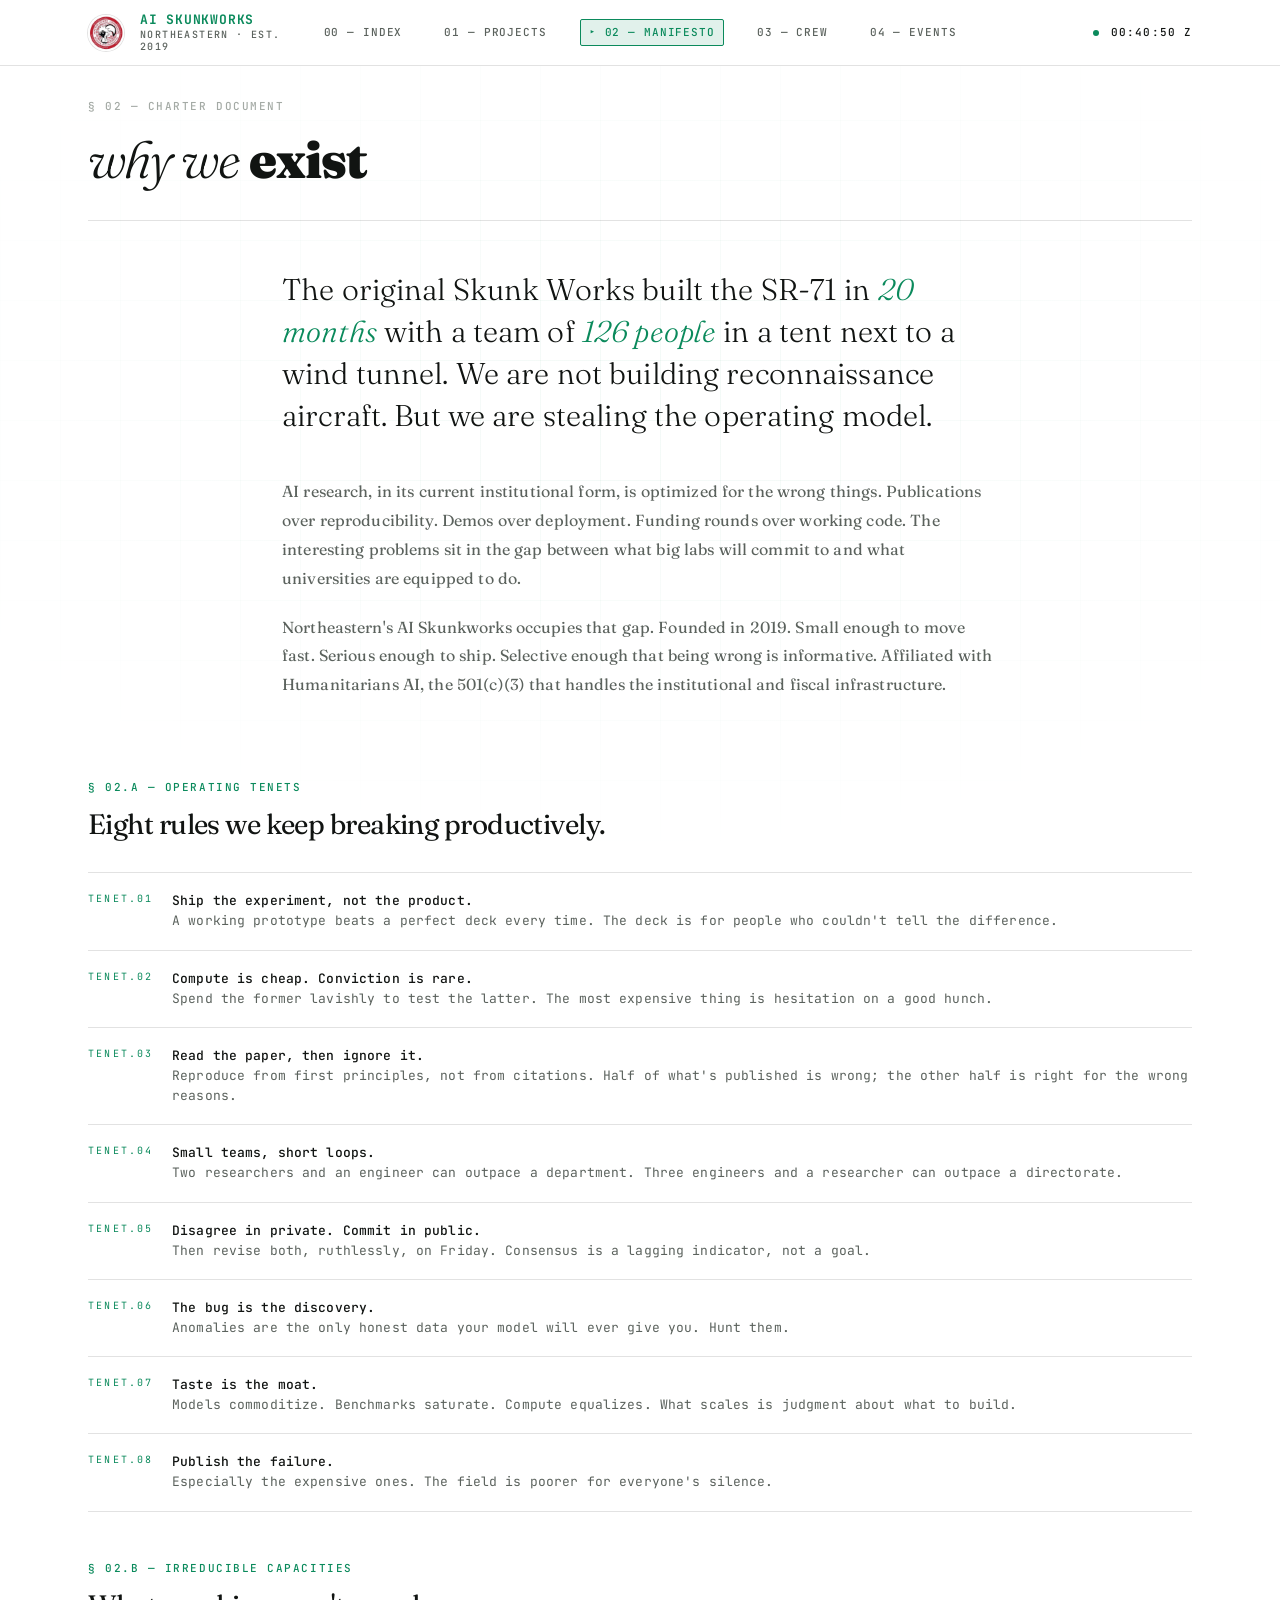
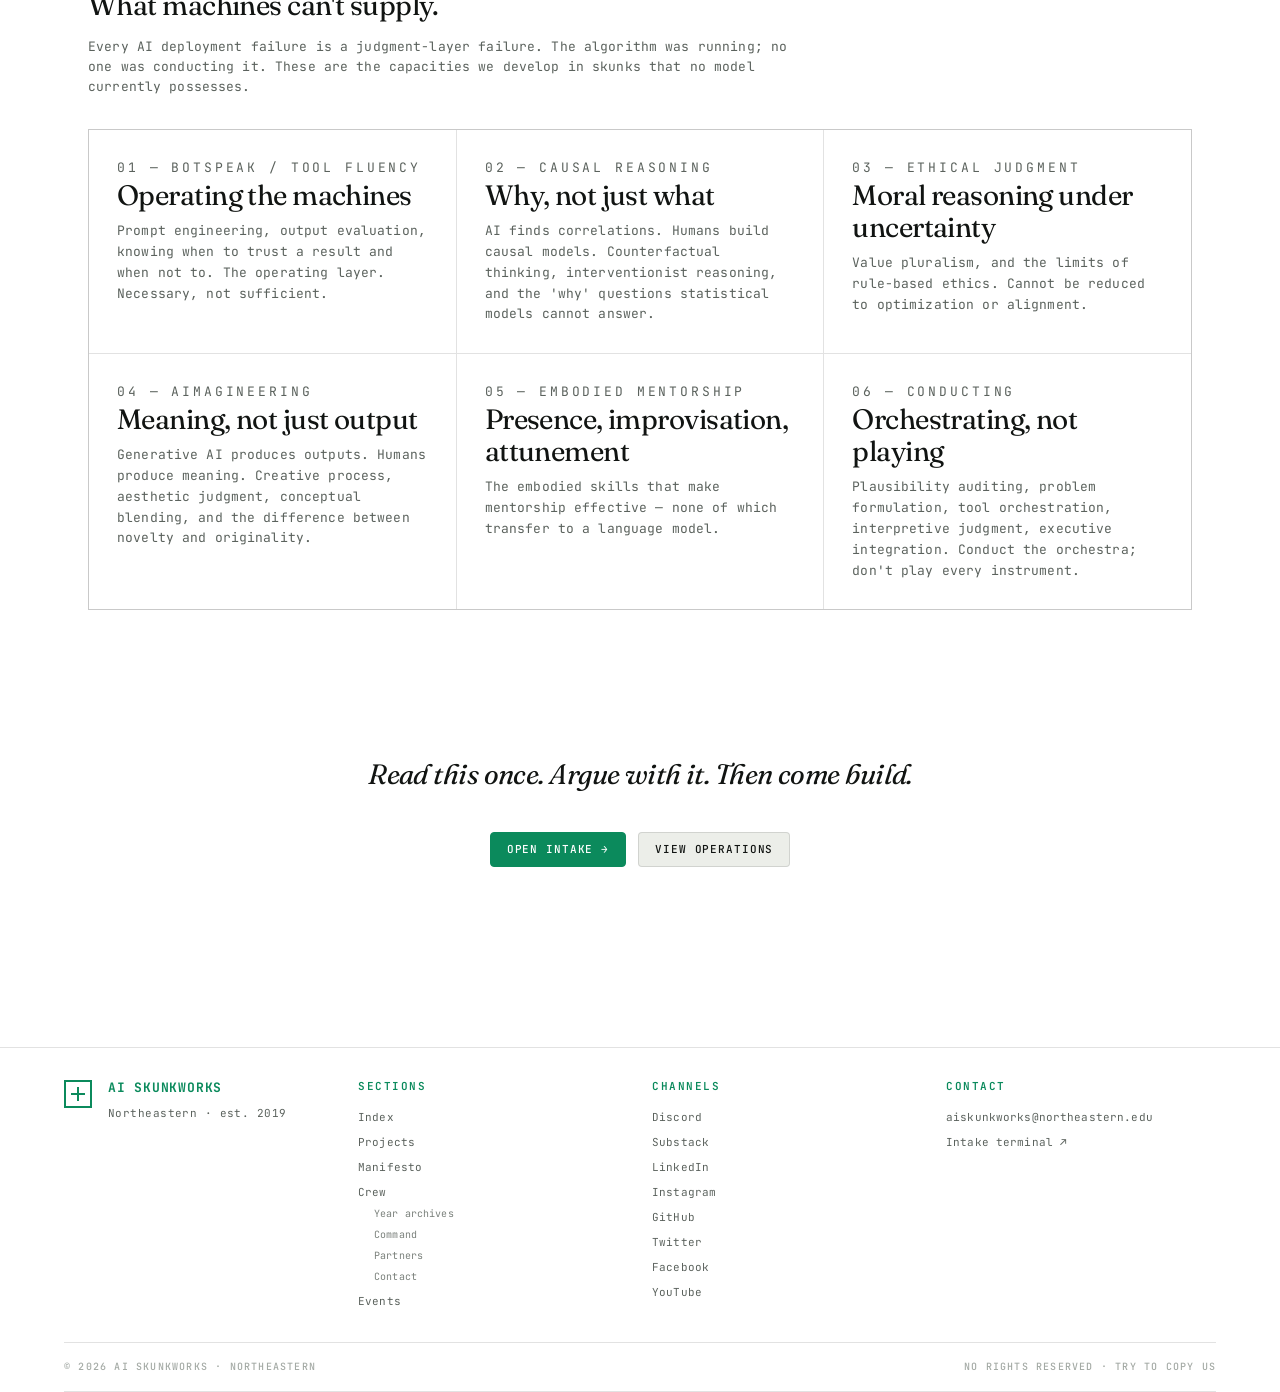
<file: manifesto.html>
<!DOCTYPE html>
<html lang="en">
  <head>
    <meta charset="utf-8" />
    <meta name="viewport" content="width=device-width, initial-scale=1" />
    <title>Charter — AI Skunkworks</title>
    <meta
      name="description"
      content="The AI Skunkworks charter — eight operating tenets and six irreducibly human capacities. What the unit believes, and why."
    />
    <link rel="preconnect" href="https://fonts.googleapis.com" />
    <link rel="preconnect" href="https://fonts.gstatic.com" crossorigin />
    <link
      href="https://fonts.googleapis.com/css2?family=Fraunces:ital,wght@0,300;0,400;0,600;0,900;1,300;1,400;1,600;1,900&family=JetBrains+Mono:wght@300;400;500;700&display=swap"
      rel="stylesheet"
    />
    <link rel="stylesheet" href="styles/tokens.css" />
    <link rel="stylesheet" href="styles/base.css" />
    <link rel="stylesheet" href="styles/components.css" />
    <link rel="stylesheet" href="styles/layout.css" />
    <link rel="stylesheet" href="styles/pages-manifesto.css" />
  </head>
  <body>
    <div class="site-shell">
      <header class="site-sticky-nav">
        <div class="site-sticky-nav__inner">
          <a class="site-sticky-nav__brand" href="index.html">
            <img class="brand-logo" src="assets/skunkworksneu_logo.jpg" alt="" width="36" height="36" />
            <span class="site-sticky-nav__brand-text">
              <span class="site-sticky-nav__brand-title">AI Skunkworks</span>
              <span class="site-sticky-nav__brand-sub">Northeastern · est. 2019</span>
            </span>
          </a>
          <nav class="site-sticky-nav__links" aria-label="Primary">
            <a href="index.html">00 — Index</a>
            <a href="projects.html">01 — Projects</a>
            <a href="manifesto.html" aria-current="page">02 — Manifesto</a>
            <a href="people.html">03 — Crew</a>
            <a href="events.html">04 — Events</a>
          </nav>
          <div class="site-sticky-nav__meta">
            <span class="site-sticky-nav__pulse" aria-hidden="true"></span>
            <span id="clock" class="site-sticky-nav__clock">00:00:00 Z</span>
            <button
              type="button"
              class="site-sticky-nav__toggle"
              aria-expanded="false"
              aria-controls="site-mobile-menu"
              aria-label="Open menu"
            >
              <span class="site-sticky-nav__toggle-bar" aria-hidden="true"></span>
              <span class="site-sticky-nav__toggle-bar" aria-hidden="true"></span>
              <span class="site-sticky-nav__toggle-bar" aria-hidden="true"></span>
            </button>
          </div>
        </div>
      </header>
      <div id="site-mobile-menu" class="site-mobile-menu" hidden>
        <button type="button" class="site-mobile-menu__close" aria-label="Close menu">×</button>
        <nav class="site-mobile-menu__links" aria-label="Mobile primary">
          <a href="index.html">00 — Index</a>
          <a href="projects.html">01 — Projects</a>
          <a href="manifesto.html" aria-current="page">02 — Manifesto</a>
          <a href="people.html">03 — Crew</a>
          <a href="events.html">04 — Events</a>
        </nav>
      </div>
      <main class="site-main" id="main">
        <section class="page-hero manifesto-hero">
          <p class="page-hero__label">§ 02 — Charter Document</p>
          <h1><em>why we</em> <span>exist</span></h1>
        </section>

        <section class="page-section origin">
          <div class="origin__pullquote">
            The original Skunk Works built the SR-71 in <em>20 months</em> with a team of
            <em>126 people</em> in a tent next to a wind tunnel. We are not building reconnaissance
            aircraft. But we are stealing the operating model.
          </div>
          <p class="origin__body">
            AI research, in its current institutional form, is optimized for the wrong things.
            Publications over reproducibility. Demos over deployment. Funding rounds over working
            code. The interesting problems sit in the gap between what big labs will commit to and
            what universities are equipped to do.
          </p>
          <p class="origin__body">
            Northeastern's AI Skunkworks occupies that gap. Founded in 2019. Small enough to move
            fast. Serious enough to ship. Selective enough that being wrong is informative.
            Affiliated with Humanitarians AI, the 501(c)(3) that handles the institutional and fiscal
            infrastructure.
          </p>
        </section>

        <section class="page-section" id="tenets">
          <div class="page-section__head">
            <p class="page-section__label">§ 02.A — Operating Tenets</p>
            <h2>Eight rules we keep breaking productively.</h2>
          </div>
          <ol class="tenets tenets--full">
            <li>
              <strong>Ship the experiment, not the product.</strong>
              <span
                >A working prototype beats a perfect deck every time. The deck is for people who
                couldn't tell the difference.</span
              >
            </li>
            <li>
              <strong>Compute is cheap. Conviction is rare.</strong>
              <span
                >Spend the former lavishly to test the latter. The most expensive thing is hesitation
                on a good hunch.</span
              >
            </li>
            <li>
              <strong>Read the paper, then ignore it.</strong>
              <span
                >Reproduce from first principles, not from citations. Half of what's published is
                wrong; the other half is right for the wrong reasons.</span
              >
            </li>
            <li>
              <strong>Small teams, short loops.</strong>
              <span
                >Two researchers and an engineer can outpace a department. Three engineers and a
                researcher can outpace a directorate.</span
              >
            </li>
            <li>
              <strong>Disagree in private. Commit in public.</strong>
              <span
                >Then revise both, ruthlessly, on Friday. Consensus is a lagging indicator, not a
                goal.</span
              >
            </li>
            <li>
              <strong>The bug is the discovery.</strong>
              <span
                >Anomalies are the only honest data your model will ever give you. Hunt them.</span
              >
            </li>
            <li>
              <strong>Taste is the moat.</strong>
              <span
                >Models commoditize. Benchmarks saturate. Compute equalizes. What scales is judgment
                about what to build.</span
              >
            </li>
            <li>
              <strong>Publish the failure.</strong>
              <span>Especially the expensive ones. The field is poorer for everyone's silence.</span>
            </li>
          </ol>
        </section>

        <section class="page-section irreducibles" id="irreducibles">
          <div class="page-section__head">
            <p class="page-section__label">§ 02.B — Irreducible Capacities</p>
            <h2>What machines can't supply.</h2>
            <p class="page-section__sub">
              Every AI deployment failure is a judgment-layer failure. The algorithm was running; no
              one was conducting it. These are the capacities we develop in skunks that no model
              currently possesses.
            </p>
          </div>
          <div class="irreducibles__grid">
            <article class="irr-card">
              <p class="irr-card__label">01 — BOTSPEAK / TOOL FLUENCY</p>
              <h3>Operating the machines</h3>
              <p>
                Prompt engineering, output evaluation, knowing when to trust a result and when not
                to. The operating layer. Necessary, not sufficient.
              </p>
            </article>
            <article class="irr-card">
              <p class="irr-card__label">02 — CAUSAL REASONING</p>
              <h3>Why, not just what</h3>
              <p>
                AI finds correlations. Humans build causal models. Counterfactual thinking,
                interventionist reasoning, and the 'why' questions statistical models cannot answer.
              </p>
            </article>
            <article class="irr-card">
              <p class="irr-card__label">03 — ETHICAL JUDGMENT</p>
              <h3>Moral reasoning under uncertainty</h3>
              <p>
                Value pluralism, and the limits of rule-based ethics. Cannot be reduced to
                optimization or alignment.
              </p>
            </article>
            <article class="irr-card">
              <p class="irr-card__label">04 — AIMAGINEERING</p>
              <h3>Meaning, not just output</h3>
              <p>
                Generative AI produces outputs. Humans produce meaning. Creative process, aesthetic
                judgment, conceptual blending, and the difference between novelty and originality.
              </p>
            </article>
            <article class="irr-card">
              <p class="irr-card__label">05 — EMBODIED MENTORSHIP</p>
              <h3>Presence, improvisation, attunement</h3>
              <p>
                The embodied skills that make mentorship effective — none of which transfer to a
                language model.
              </p>
            </article>
            <article class="irr-card">
              <p class="irr-card__label">06 — CONDUCTING</p>
              <h3>Orchestrating, not playing</h3>
              <p>
                Plausibility auditing, problem formulation, tool orchestration, interpretive
                judgment, executive integration. Conduct the orchestra; don't play every instrument.
              </p>
            </article>
          </div>
        </section>

        <section class="page-section manifesto-close">
          <h2 class="manifesto-close__title">
            Read this once. Argue with it. Then come build.
          </h2>
          <div class="manifesto-close__actions">
            <a href="events.html#intake-terminal" class="btn btn--primary">Open Intake →</a>
            <a href="projects.html" class="btn">View Operations</a>
          </div>
        </section>
      </main>
      <footer class="site-footer">
        <div class="site-footer__inner">
          <div class="site-footer__grid">
            <div class="site-footer__col site-footer__col--brand">
              <div class="site-footer__brand">
                <span class="brand-mark" aria-hidden="true"></span>
                <div class="site-footer__brand-copy">
                  <span class="site-footer__brand-name">AI Skunkworks</span>
                  <p class="site-footer__tagline">Northeastern · est. 2019</p>
                </div>
              </div>
            </div>
            <div class="site-footer__col">
              <h2 class="site-footer__col-title">Sections</h2>
              <ul class="site-footer__list">
                <li><a href="index.html">Index</a></li>
                <li><a href="projects.html">Projects</a></li>
                <li><a href="manifesto.html">Manifesto</a></li>
                <li>
                  <a href="people.html">Crew</a>
                  <ul class="site-footer__sublist">
                    <li><a href="people.html#year-archives">Year archives</a></li>
                    <li><a href="people.html#command">Command</a></li>
                    <li><a href="people.html#partners">Partners</a></li>
                    <li><a href="people.html#contact">Contact</a></li>
                  </ul>
                </li>
                <li><a href="events.html">Events</a></li>
              </ul>
            </div>
            <div class="site-footer__col">
              <h2 class="site-footer__col-title">Channels</h2>
              <ul class="site-footer__list">
                <li><a href="https://discord.gg/PGebZX3xU" target="_blank" rel="noopener noreferrer">Discord</a></li>
                <li><a href="https://aiskunkworks.substack.com" target="_blank" rel="noopener noreferrer">Substack</a></li>
                <li><a href="https://www.linkedin.com/company/aiskunkworks/" target="_blank" rel="noopener noreferrer">LinkedIn</a></li>
                <li><a href="https://instagram.com/aiskunkworks" target="_blank" rel="noopener noreferrer">Instagram</a></li>
                <li><a href="https://github.com/skunkworksneu" target="_blank" rel="noopener noreferrer">GitHub</a></li>
                <li><a href="https://twitter.com/skunkworksneu" target="_blank" rel="noopener noreferrer">Twitter</a></li>
                <li><a href="https://www.facebook.com/Aiskunkworks" target="_blank" rel="noopener noreferrer">Facebook</a></li>
                <li><a href="https://www.youtube.com/watch?v=x5Myfx8raU0" target="_blank" rel="noopener noreferrer">YouTube</a></li>
              </ul>
            </div>
            <div class="site-footer__col">
              <h2 class="site-footer__col-title">Contact</h2>
              <ul class="site-footer__list">
                <li><a href="mailto:aiskunkworks@northeastern.edu">aiskunkworks@northeastern.edu</a></li>
                <li><a href="events.html#intake-terminal">Intake terminal ↗</a></li>
              </ul>
            </div>
          </div>
          <div class="site-footer__strip">
            <span>© 2026 AI Skunkworks · Northeastern</span>
            <span>NO RIGHTS RESERVED · TRY TO COPY US</span>
          </div>
        </div>
      </footer>
    </div>
    <script src="scripts/main.js" defer></script>
  </body>
</html>
</file>
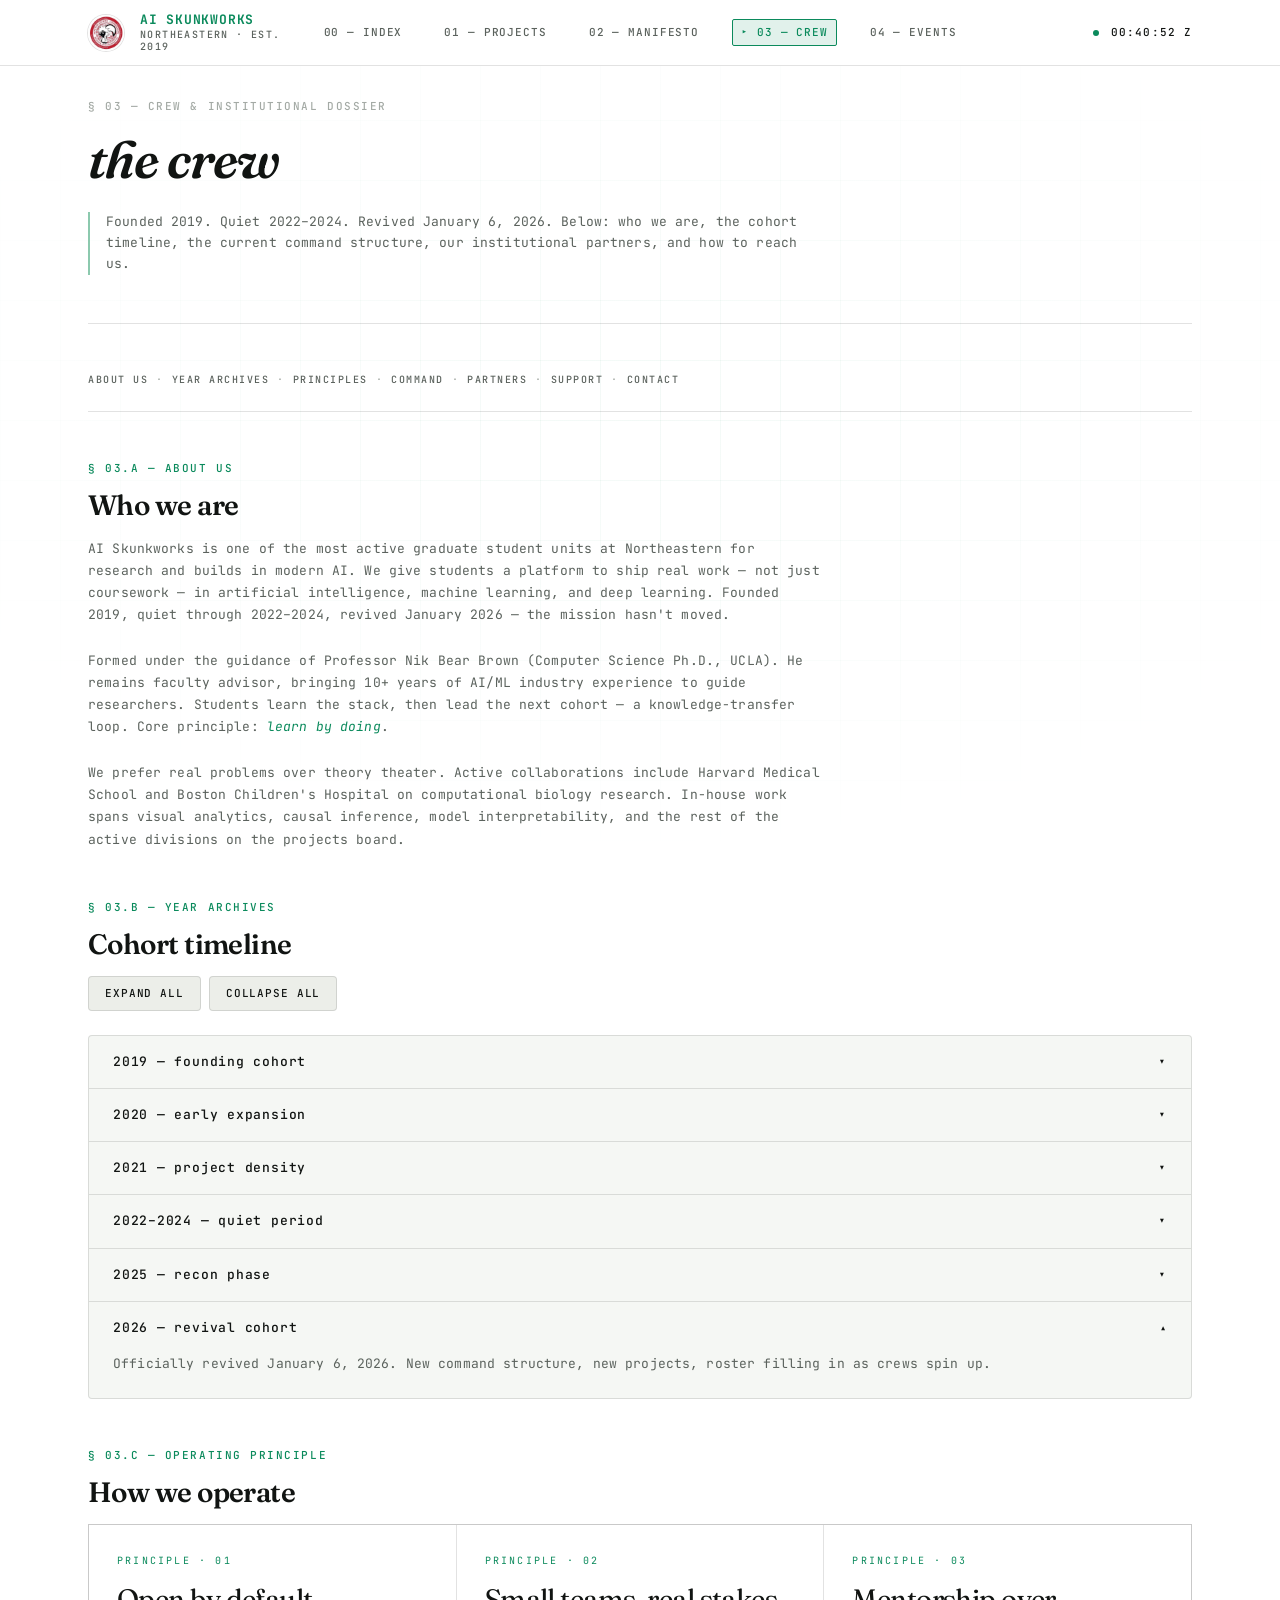
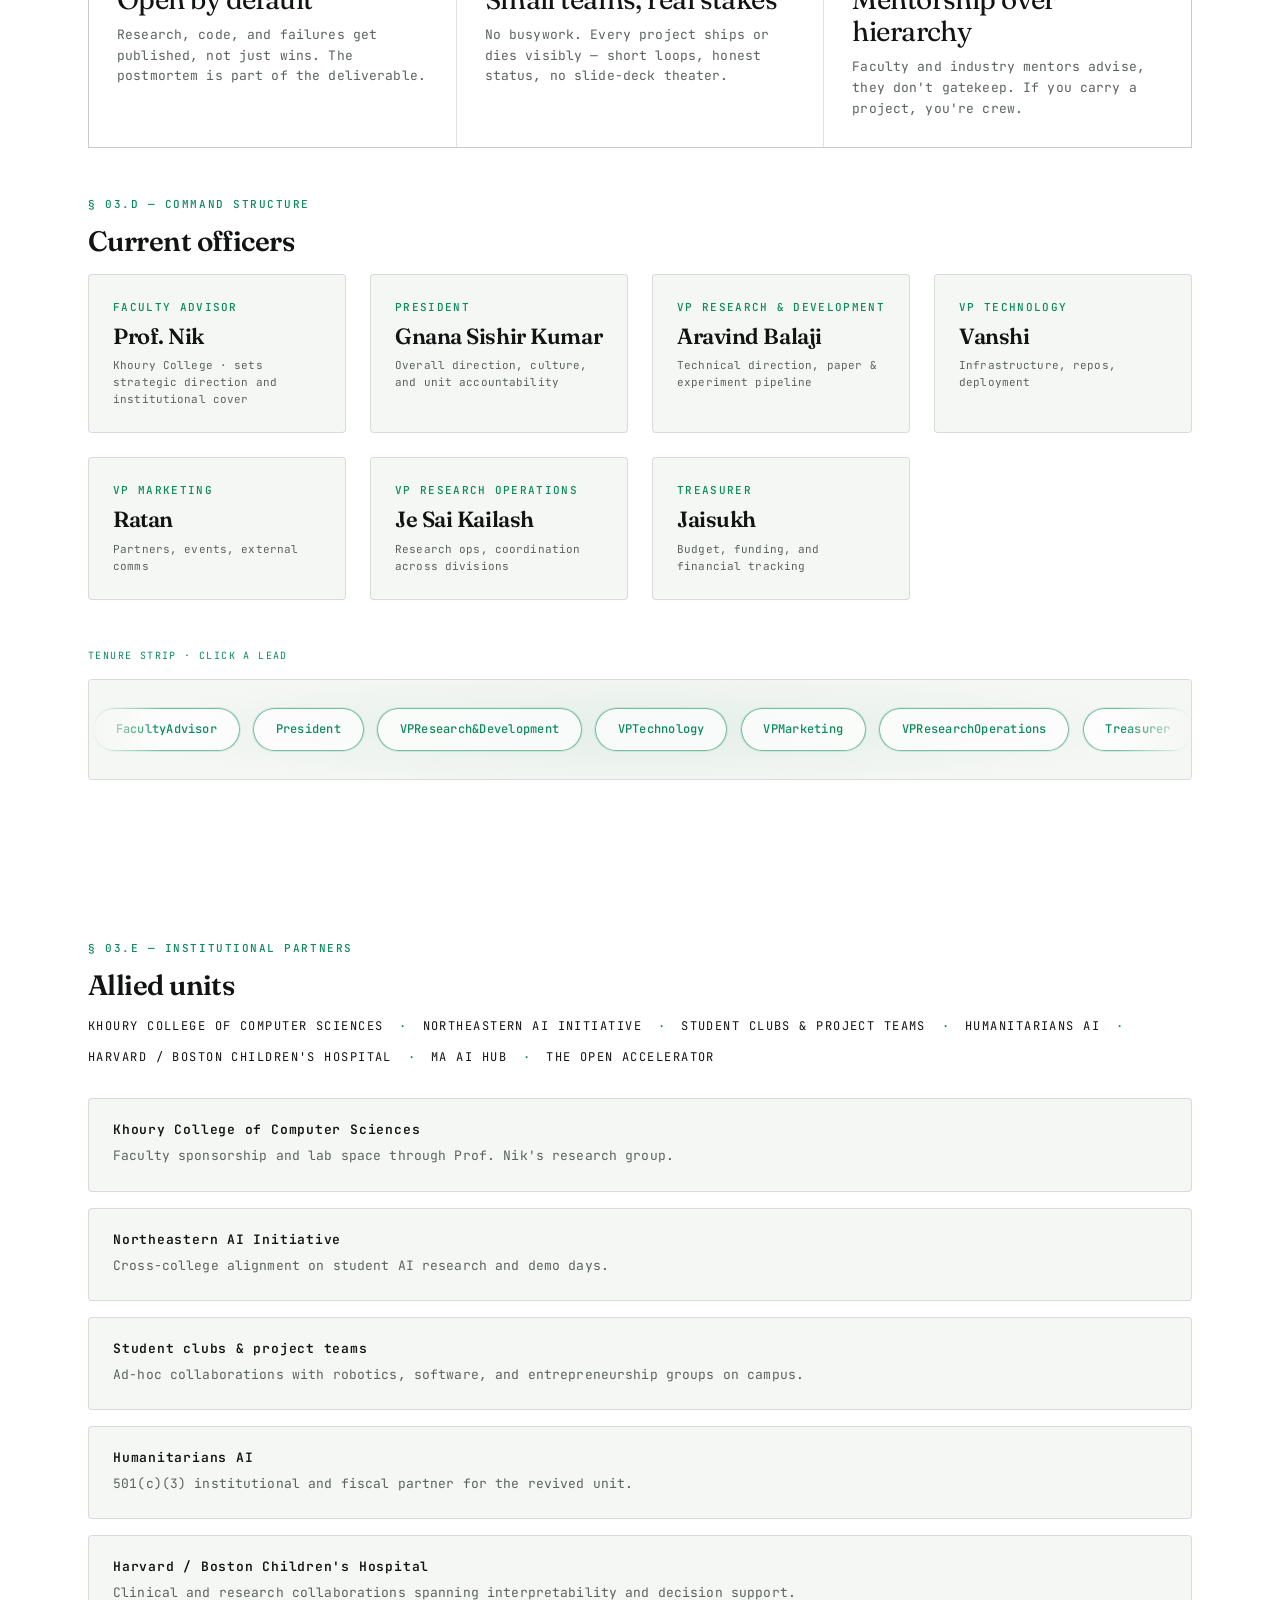
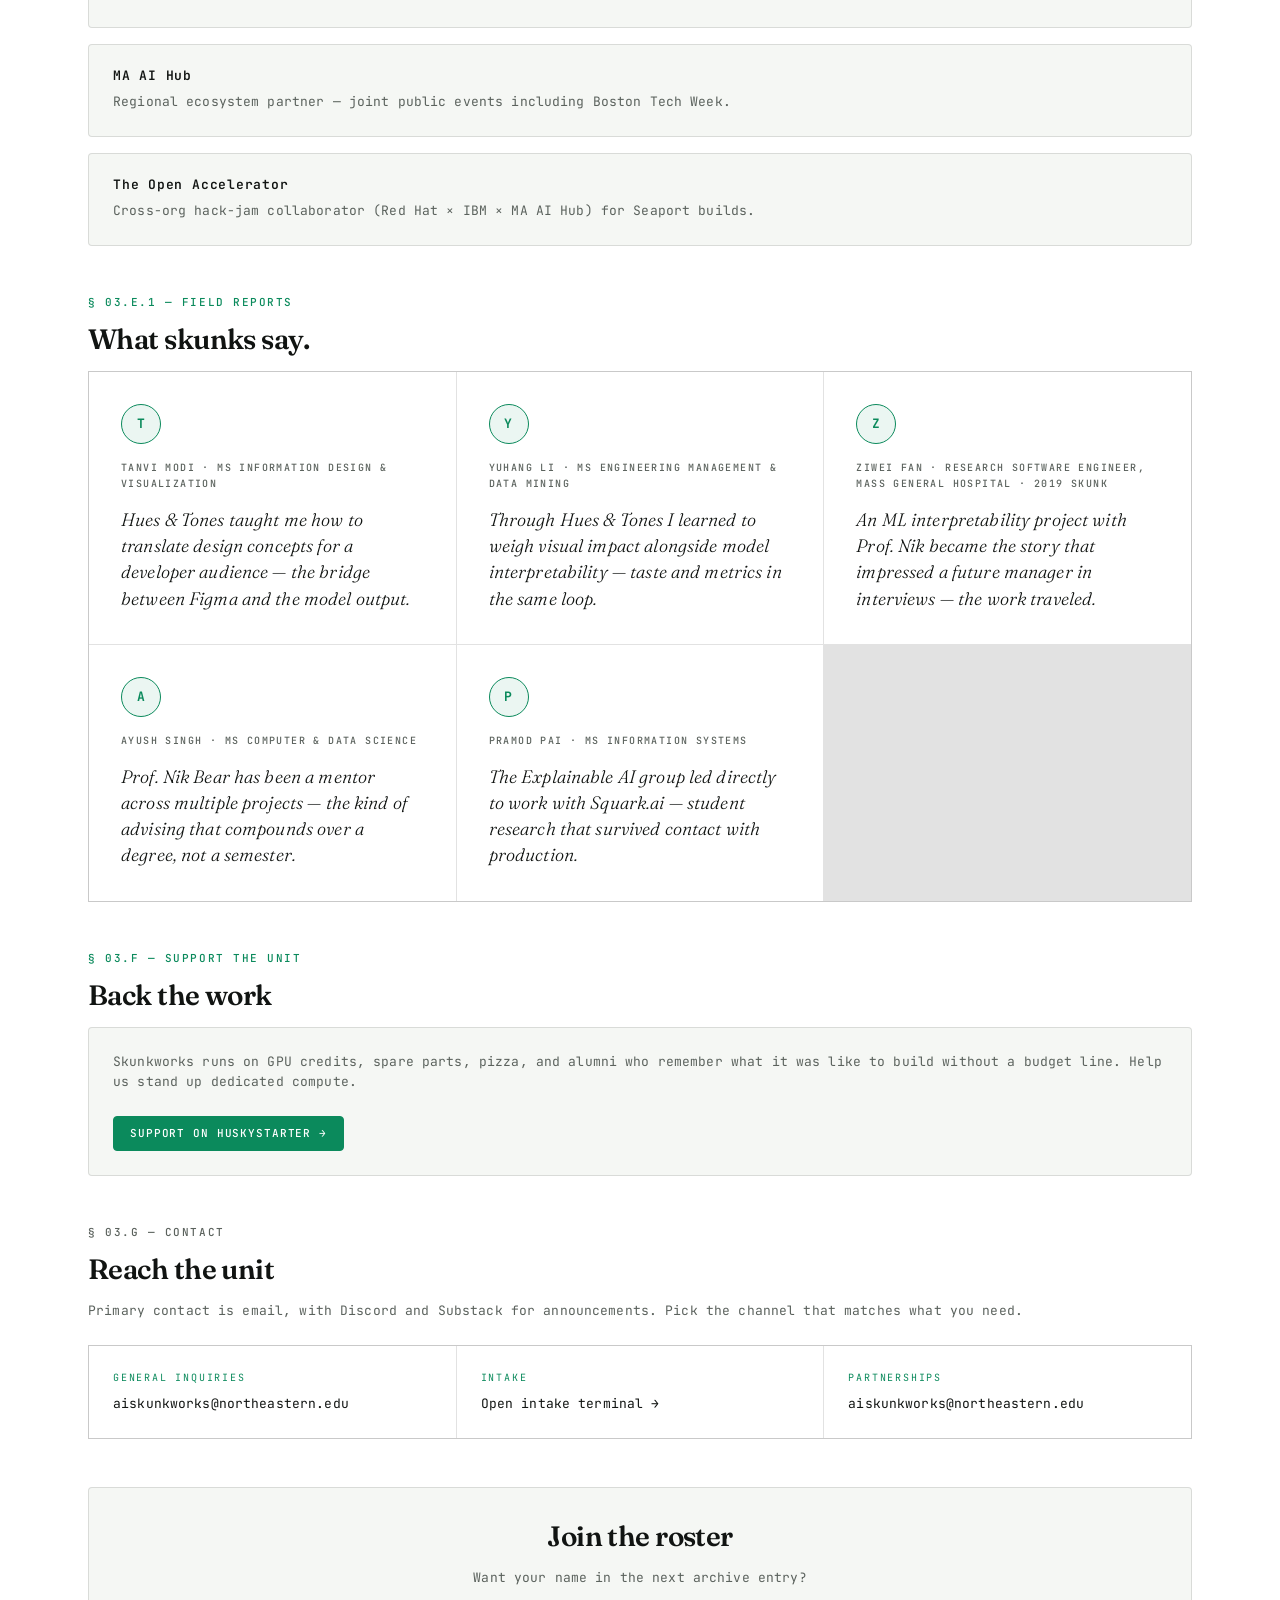
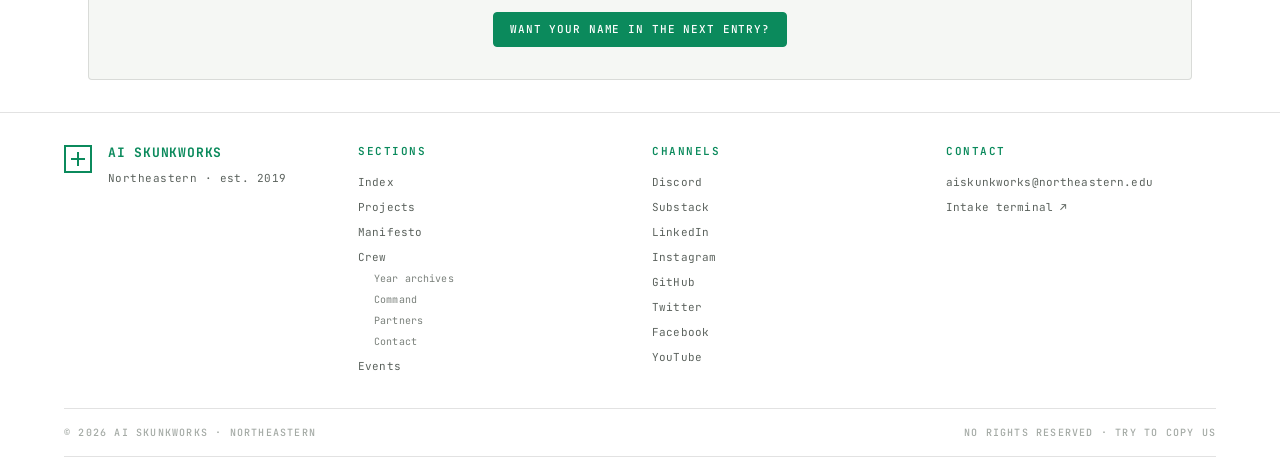
<file: people.html>
<!DOCTYPE html>
<html lang="en">
  <head>
    <meta charset="utf-8" />
    <meta name="viewport" content="width=device-width, initial-scale=1" />
    <title>Crew — AI Skunkworks</title>
    <link rel="preconnect" href="https://fonts.googleapis.com" />
    <link rel="preconnect" href="https://fonts.gstatic.com" crossorigin />
    <link
      href="https://fonts.googleapis.com/css2?family=Fraunces:ital,wght@0,300;0,400;0,600;0,900;1,300;1,400;1,600;1,900&family=JetBrains+Mono:wght@300;400;500;700&display=swap"
      rel="stylesheet"
    />
    <link rel="stylesheet" href="styles/tokens.css" />
    <link rel="stylesheet" href="styles/base.css" />
    <link rel="stylesheet" href="styles/components.css" />
    <link rel="stylesheet" href="styles/layout.css" />
    <link rel="stylesheet" href="styles/pages-people.css" />
  </head>
  <body>
    <div class="site-shell">
      <header class="site-sticky-nav">
        <div class="site-sticky-nav__inner">
          <a class="site-sticky-nav__brand" href="index.html">
            <img class="brand-logo" src="assets/skunkworksneu_logo.jpg" alt="" width="36" height="36" />
            <span class="site-sticky-nav__brand-text">
              <span class="site-sticky-nav__brand-title">AI Skunkworks</span>
              <span class="site-sticky-nav__brand-sub">Northeastern · est. 2019</span>
            </span>
          </a>
          <nav class="site-sticky-nav__links" aria-label="Primary">
            <a href="index.html">00 — Index</a>
            <a href="projects.html">01 — Projects</a>
            <a href="manifesto.html">02 — Manifesto</a>
            <a href="people.html" aria-current="page">03 — Crew</a>
            <a href="events.html">04 — Events</a>
          </nav>
          <div class="site-sticky-nav__meta">
            <span class="site-sticky-nav__pulse" aria-hidden="true"></span>
            <span id="clock" class="site-sticky-nav__clock">00:00:00 Z</span>
            <button
              type="button"
              class="site-sticky-nav__toggle"
              aria-expanded="false"
              aria-controls="site-mobile-menu"
              aria-label="Open menu"
            >
              <span class="site-sticky-nav__toggle-bar" aria-hidden="true"></span>
              <span class="site-sticky-nav__toggle-bar" aria-hidden="true"></span>
              <span class="site-sticky-nav__toggle-bar" aria-hidden="true"></span>
            </button>
          </div>
        </div>
      </header>
      <div id="site-mobile-menu" class="site-mobile-menu" hidden>
        <button type="button" class="site-mobile-menu__close" aria-label="Close menu">×</button>
        <nav class="site-mobile-menu__links" aria-label="Mobile primary">
          <a href="index.html">00 — Index</a>
          <a href="projects.html">01 — Projects</a>
          <a href="manifesto.html">02 — Manifesto</a>
          <a href="people.html" aria-current="page">03 — Crew</a>
          <a href="events.html">04 — Events</a>
        </nav>
      </div>
      <main class="site-main" id="main">
        <header class="page-hero page-hero--crew">
          <p class="page-hero__label">§ 03 — CREW &amp; INSTITUTIONAL DOSSIER</p>
          <h1 class="page-hero__title-italic">the crew</h1>
          <p class="page-hero__lead">
            Founded 2019. Quiet 2022–2024. Revived January 6, 2026. Below: who we are, the cohort
            timeline, the current command structure, our institutional partners, and how to reach us.
          </p>
        </header>

        <nav class="crew-toc" aria-label="Crew page sections">
          <a href="#about">About us</a>
          <span class="crew-toc__sep" aria-hidden="true">·</span>
          <a href="#year-archives">Year archives</a>
          <span class="crew-toc__sep" aria-hidden="true">·</span>
          <a href="#principles">Principles</a>
          <span class="crew-toc__sep" aria-hidden="true">·</span>
          <a href="#command">Command</a>
          <span class="crew-toc__sep" aria-hidden="true">·</span>
          <a href="#partners">Partners</a>
          <span class="crew-toc__sep" aria-hidden="true">·</span>
          <a href="#support">Support</a>
          <span class="crew-toc__sep" aria-hidden="true">·</span>
          <a href="#contact">Contact</a>
        </nav>

        <section id="about" class="page-section" aria-labelledby="about-title">
          <p class="page-section__label">§ 03.A — About us</p>
          <h2 id="about-title">Who we are</h2>
          <div class="about-prose">
            <p>
              AI Skunkworks is one of the most active graduate student units at Northeastern for
              research and builds in modern AI. We give students a platform to ship real work —
              not just coursework — in artificial intelligence, machine learning, and deep learning.
              Founded 2019, quiet through 2022–2024, revived January 2026 — the mission hasn't moved.
            </p>
            <p>
              Formed under the guidance of Professor Nik Bear Brown (Computer Science Ph.D., UCLA).
              He remains faculty advisor, bringing 10+ years of AI/ML industry experience to guide
              researchers. Students learn the stack, then lead the next cohort — a knowledge-transfer
              loop. Core principle: <em>learn by doing</em>.
            </p>
            <p>
              We prefer real problems over theory theater. Active collaborations include Harvard
              Medical School and Boston Children's Hospital on computational biology research.
              In-house work spans visual analytics, causal inference, model interpretability, and
              the rest of the active divisions on the projects board.
            </p>
          </div>
        </section>

        <section id="year-archives" class="page-section" aria-labelledby="crew-archives-title">
          <p class="page-section__label">§ 03.B — Year archives</p>
          <h2 id="crew-archives-title">Cohort timeline</h2>
          <div class="crew-year-controls">
            <button type="button" class="btn" data-action="expand-all">Expand All</button>
            <button type="button" class="btn" data-action="collapse-all">Collapse All</button>
          </div>
          <div class="crew-years">
            <details class="crew-year">
              <summary class="crew-year__summary">
                <span>2019 — founding cohort</span>
                <span aria-hidden="true">▾</span>
              </summary>
              <div class="crew-year__panel">
                <p>
                  AI Skunkworks launched at Northeastern as a student-led collective for
                  experimental ML work outside the formal curriculum.
                </p>
              </div>
            </details>
            <!-- [PLACEHOLDER — confirm details] -->
            <details class="crew-year">
              <summary class="crew-year__summary">
                <span>2020 — early expansion</span>
                <span aria-hidden="true">▾</span>
              </summary>
              <div class="crew-year__panel">
                <p>
                  Second cohort grows the research groups and early project files. Remote-year
                  adaptations begin as campus operations shift.
                </p>
              </div>
            </details>
            <!-- [PLACEHOLDER — confirm details] -->
            <details class="crew-year">
              <summary class="crew-year__summary">
                <span>2021 — project density</span>
                <span aria-hidden="true">▾</span>
              </summary>
              <div class="crew-year__panel">
                <p>
                  Peak pre-quiet activity: Explainable AI deployments, competition work, and
                  mentorship pairings across Khoury and allied labs.
                </p>
              </div>
            </details>
            <details class="crew-year">
              <summary class="crew-year__summary">
                <span>2022–2024 — quiet period</span>
                <span aria-hidden="true">▾</span>
              </summary>
              <div class="crew-year__panel">
                <p>
                  Operations paused while founders graduated and projects went dormant. The name
                  and mission persisted informally.
                </p>
              </div>
            </details>
            <!-- [PLACEHOLDER — confirm details] -->
            <details class="crew-year">
              <summary class="crew-year__summary">
                <span>2025 — recon phase</span>
                <span aria-hidden="true">▾</span>
              </summary>
              <div class="crew-year__panel">
                <p>
                  Informal reconvening among alumni and faculty ahead of the formal 2026 revival.
                  Charter drafts and division outlines circulate privately.
                </p>
              </div>
            </details>
            <details class="crew-year" id="year-2026" open>
              <summary class="crew-year__summary">
                <span>2026 — revival cohort</span>
                <span aria-hidden="true">▾</span>
              </summary>
              <div class="crew-year__panel">
                <p>
                  Officially revived January 6, 2026. New command structure, new projects, roster
                  filling in as crews spin up.
                </p>
              </div>
            </details>
          </div>
        </section>

        <section id="principles" class="page-section" aria-labelledby="principles-title">
          <p class="page-section__label">§ 03.C — Operating principle</p>
          <h2 id="principles-title">How we operate</h2>
          <div class="principle-grid">
            <article class="principle-card">
              <p class="principle-card__label">PRINCIPLE · 01</p>
              <h3 class="principle-card__title">Open by default</h3>
              <p class="principle-card__body">
                Research, code, and failures get published, not just wins. The postmortem is part of
                the deliverable.
              </p>
            </article>
            <article class="principle-card">
              <p class="principle-card__label">PRINCIPLE · 02</p>
              <h3 class="principle-card__title">Small teams, real stakes</h3>
              <p class="principle-card__body">
                No busywork. Every project ships or dies visibly — short loops, honest status, no
                slide-deck theater.
              </p>
            </article>
            <article class="principle-card">
              <p class="principle-card__label">PRINCIPLE · 03</p>
              <h3 class="principle-card__title">Mentorship over hierarchy</h3>
              <p class="principle-card__body">
                Faculty and industry mentors advise, they don't gatekeep. If you carry a project,
                you're crew.
              </p>
            </article>
          </div>
        </section>

        <section id="command" class="page-section" aria-labelledby="command-title">
          <p class="page-section__label">§ 03.D — Command structure</p>
          <h2 id="command-title">Current officers</h2>
          <div class="officer-grid">
            <article class="officer-card">
              <p class="officer-card__role">Faculty advisor</p>
              <h3 class="officer-card__name">Prof. Nik</h3>
              <p class="officer-card__meta">Khoury College · sets strategic direction and institutional cover</p>
            </article>
            <article class="officer-card">
              <p class="officer-card__role">President</p>
              <h3 class="officer-card__name">Gnana Sishir Kumar</h3>
              <p class="officer-card__meta">Overall direction, culture, and unit accountability</p>
            </article>
            <article class="officer-card">
              <p class="officer-card__role">VP Research &amp; Development</p>
              <h3 class="officer-card__name">Aravind Balaji</h3>
              <p class="officer-card__meta">Technical direction, paper &amp; experiment pipeline</p>
            </article>
            <article class="officer-card">
              <p class="officer-card__role">VP Technology</p>
              <h3 class="officer-card__name">Vanshi</h3>
              <p class="officer-card__meta">Infrastructure, repos, deployment</p>
            </article>
            <article class="officer-card">
              <p class="officer-card__role">VP Marketing</p>
              <h3 class="officer-card__name">Ratan</h3>
              <p class="officer-card__meta">Partners, events, external comms</p>
            </article>
            <article class="officer-card">
              <p class="officer-card__role">VP Research Operations</p>
              <h3 class="officer-card__name">Je Sai Kailash</h3>
              <p class="officer-card__meta">Research ops, coordination across divisions</p>
            </article>
            <article class="officer-card">
              <p class="officer-card__role">Treasurer</p>
              <h3 class="officer-card__name">Jaisukh</h3>
              <p class="officer-card__meta">Budget, funding, and financial tracking</p>
            </article>
          </div>

          <div class="lead-cloud" data-lead-cloud>
            <p class="lead-cloud__label">Tenure strip · click a lead</p>
            <div class="lead-marquee" aria-label="Position leads">
              <div class="lead-marquee__fade lead-marquee__fade--left" aria-hidden="true"></div>
              <div class="lead-marquee__fade lead-marquee__fade--right" aria-hidden="true"></div>
              <div class="lead-marquee__track">
                <div class="lead-marquee__group">
                  <button type="button" class="lead-pill" data-lead-orb aria-expanded="false" aria-controls="tenure-faculty">FacultyAdvisor</button>
                  <button type="button" class="lead-pill" data-lead-orb aria-expanded="false" aria-controls="tenure-president">President</button>
                  <button type="button" class="lead-pill" data-lead-orb aria-expanded="false" aria-controls="tenure-rnd">VPResearch&amp;Development</button>
                  <button type="button" class="lead-pill" data-lead-orb aria-expanded="false" aria-controls="tenure-tech">VPTechnology</button>
                  <button type="button" class="lead-pill" data-lead-orb aria-expanded="false" aria-controls="tenure-marketing">VPMarketing</button>
                  <button type="button" class="lead-pill" data-lead-orb aria-expanded="false" aria-controls="tenure-research-ops">VPResearchOperations</button>
                  <button type="button" class="lead-pill" data-lead-orb aria-expanded="false" aria-controls="tenure-treasurer">Treasurer</button>
                </div>
                <div class="lead-marquee__group" aria-hidden="true">
                  <button type="button" class="lead-pill" tabindex="-1" data-lead-orb aria-expanded="false" aria-controls="tenure-faculty">FacultyAdvisor</button>
                  <button type="button" class="lead-pill" tabindex="-1" data-lead-orb aria-expanded="false" aria-controls="tenure-president">President</button>
                  <button type="button" class="lead-pill" tabindex="-1" data-lead-orb aria-expanded="false" aria-controls="tenure-rnd">VPResearch&amp;Development</button>
                  <button type="button" class="lead-pill" tabindex="-1" data-lead-orb aria-expanded="false" aria-controls="tenure-tech">VPTechnology</button>
                  <button type="button" class="lead-pill" tabindex="-1" data-lead-orb aria-expanded="false" aria-controls="tenure-marketing">VPMarketing</button>
                  <button type="button" class="lead-pill" tabindex="-1" data-lead-orb aria-expanded="false" aria-controls="tenure-research-ops">VPResearchOperations</button>
                  <button type="button" class="lead-pill" tabindex="-1" data-lead-orb aria-expanded="false" aria-controls="tenure-treasurer">Treasurer</button>
                </div>
              </div>
            </div>

            <div class="lead-cloud__panels">
              <div id="tenure-faculty" class="tenure-panel" hidden data-tenure-panel>
                <p class="tenure-panel__role">Faculty advisor</p>
                <ol class="tenure-panel__list">
                  <li class="tenure-panel__item tenure-panel__item--current">
                    <span class="tenure-panel__name">Prof. Nik</span>
                    <time class="tenure-panel__range" datetime="2019">2019 – present</time>
                    <span class="tenure-panel__note">current</span>
                  </li>
                </ol>
              </div>
              <div id="tenure-president" class="tenure-panel" hidden data-tenure-panel>
                <p class="tenure-panel__role">President</p>
                <ol class="tenure-panel__list">
                  <li class="tenure-panel__item tenure-panel__item--current">
                    <span class="tenure-panel__name">Gnana Sishir Kumar</span>
                    <time class="tenure-panel__range" datetime="2026-01">Jan 2026 – present</time>
                    <span class="tenure-panel__note">current</span>
                  </li>
                </ol>
              </div>
              <div id="tenure-rnd" class="tenure-panel" hidden data-tenure-panel>
                <p class="tenure-panel__role">VP Research &amp; Development</p>
                <ol class="tenure-panel__list">
                  <li class="tenure-panel__item tenure-panel__item--current">
                    <span class="tenure-panel__name">Aravind Balaji</span>
                    <time class="tenure-panel__range" datetime="2026-01">Jan 2026 – present</time>
                    <span class="tenure-panel__note">current</span>
                  </li>
                </ol>
              </div>
              <div id="tenure-tech" class="tenure-panel" hidden data-tenure-panel>
                <p class="tenure-panel__role">VP Technology</p>
                <ol class="tenure-panel__list">
                  <li class="tenure-panel__item tenure-panel__item--current">
                    <span class="tenure-panel__name">Vanshi</span>
                    <time class="tenure-panel__range" datetime="2026-01">Jan 2026 – present</time>
                    <span class="tenure-panel__note">current</span>
                  </li>
                </ol>
              </div>
              <div id="tenure-marketing" class="tenure-panel" hidden data-tenure-panel>
                <p class="tenure-panel__role">VP Marketing</p>
                <ol class="tenure-panel__list">
                  <li class="tenure-panel__item tenure-panel__item--current">
                    <span class="tenure-panel__name">Ratan</span>
                    <time class="tenure-panel__range" datetime="2026-01">Jan 2026 – present</time>
                    <span class="tenure-panel__note">current</span>
                  </li>
                </ol>
              </div>
              <div id="tenure-research-ops" class="tenure-panel" hidden data-tenure-panel>
                <p class="tenure-panel__role">VP Research Operations</p>
                <ol class="tenure-panel__list">
                  <li class="tenure-panel__item">
                    <span class="tenure-panel__name">Natnicha</span>
                    <time class="tenure-panel__range" datetime="2026-01">Jan 2026 – Apr 2026</time>
                    <span class="tenure-panel__note">formerly VP Operations</span>
                  </li>
                  <li class="tenure-panel__item tenure-panel__item--current">
                    <span class="tenure-panel__name">Je Sai Kailash</span>
                    <time class="tenure-panel__range" datetime="2026-04">Apr 2026 – Aug 2026</time>
                    <span class="tenure-panel__note">current</span>
                  </li>
                </ol>
              </div>
              <div id="tenure-treasurer" class="tenure-panel" hidden data-tenure-panel>
                <p class="tenure-panel__role">Treasurer</p>
                <ol class="tenure-panel__list">
                  <li class="tenure-panel__item tenure-panel__item--current">
                    <span class="tenure-panel__name">Jaisukh</span>
                    <time class="tenure-panel__range" datetime="2026-01">Jan 2026 – present</time>
                    <span class="tenure-panel__note">current</span>
                  </li>
                </ol>
              </div>
            </div>
          </div>
        </section>

        <section id="partners" class="page-section" aria-labelledby="partners-title">
          <p class="page-section__label">§ 03.E — Institutional partners</p>
          <h2 id="partners-title">Allied units</h2>
          <!-- TODO: confirm official partnership language with Khoury / CCI before publishing -->
          <ul class="crew-partners__list">
            <li class="crew-partners__item">Khoury College of Computer Sciences</li>
            <li class="crew-partners__sep" aria-hidden="true">·</li>
            <li class="crew-partners__item">Northeastern AI Initiative</li>
            <li class="crew-partners__sep" aria-hidden="true">·</li>
            <li class="crew-partners__item">Student clubs &amp; project teams</li>
            <li class="crew-partners__sep" aria-hidden="true">·</li>
            <li class="crew-partners__item">Humanitarians AI</li>
            <li class="crew-partners__sep" aria-hidden="true">·</li>
            <li class="crew-partners__item">Harvard / Boston Children's Hospital</li>
            <li class="crew-partners__sep" aria-hidden="true">·</li>
            <li class="crew-partners__item">MA AI Hub</li>
            <li class="crew-partners__sep" aria-hidden="true">·</li>
            <li class="crew-partners__item">The Open Accelerator</li>
          </ul>
          <div class="partner-list">
            <article class="partner-card">
              <h3 class="partner-card__name">Khoury College of Computer Sciences</h3>
              <p>Faculty sponsorship and lab space through Prof. Nik's research group.</p>
            </article>
            <article class="partner-card">
              <h3 class="partner-card__name">Northeastern AI Initiative</h3>
              <p>Cross-college alignment on student AI research and demo days.</p>
            </article>
            <article class="partner-card">
              <h3 class="partner-card__name">Student clubs &amp; project teams</h3>
              <p>Ad-hoc collaborations with robotics, software, and entrepreneurship groups on campus.</p>
            </article>
            <article class="partner-card">
              <h3 class="partner-card__name">Humanitarians AI</h3>
              <p>501(c)(3) institutional and fiscal partner for the revived unit.</p>
            </article>
            <article class="partner-card">
              <h3 class="partner-card__name">Harvard / Boston Children's Hospital</h3>
              <p>Clinical and research collaborations spanning interpretability and decision support.</p>
            </article>
            <article class="partner-card">
              <h3 class="partner-card__name">MA AI Hub</h3>
              <p>Regional ecosystem partner — joint public events including Boston Tech Week.</p>
            </article>
            <article class="partner-card">
              <h3 class="partner-card__name">The Open Accelerator</h3>
              <p>Cross-org hack-jam collaborator (Red Hat × IBM × MA AI Hub) for Seaport builds.</p>
            </article>
          </div>
        </section>

        <section id="testimonials" class="page-section" aria-labelledby="testimonials-title">
          <p class="page-section__label">§ 03.E.1 — Field reports</p>
          <h2 id="testimonials-title">What skunks say.</h2>
          <div class="testimonial-grid">
            <article class="testimonial-card">
              <div class="testimonial-card__avatar" aria-hidden="true">T</div>
              <p class="testimonial-card__role">
                Tanvi Modi · MS Information Design &amp; Visualization
              </p>
              <blockquote class="testimonial-card__quote">
                Hues &amp; Tones taught me how to translate design concepts for a developer audience
                — the bridge between Figma and the model output.
              </blockquote>
            </article>
            <article class="testimonial-card">
              <div class="testimonial-card__avatar" aria-hidden="true">Y</div>
              <p class="testimonial-card__role">
                Yuhang Li · MS Engineering Management &amp; Data Mining
              </p>
              <blockquote class="testimonial-card__quote">
                Through Hues &amp; Tones I learned to weigh visual impact alongside model
                interpretability — taste and metrics in the same loop.
              </blockquote>
            </article>
            <article class="testimonial-card">
              <div class="testimonial-card__avatar" aria-hidden="true">Z</div>
              <p class="testimonial-card__role">
                Ziwei Fan · Research Software Engineer, Mass General Hospital · 2019 skunk
              </p>
              <blockquote class="testimonial-card__quote">
                An ML interpretability project with Prof. Nik became the story that impressed a
                future manager in interviews — the work traveled.
              </blockquote>
            </article>
            <article class="testimonial-card">
              <div class="testimonial-card__avatar" aria-hidden="true">A</div>
              <p class="testimonial-card__role">Ayush Singh · MS Computer &amp; Data Science</p>
              <blockquote class="testimonial-card__quote">
                Prof. Nik Bear has been a mentor across multiple projects — the kind of advising
                that compounds over a degree, not a semester.
              </blockquote>
            </article>
            <article class="testimonial-card">
              <div class="testimonial-card__avatar" aria-hidden="true">P</div>
              <p class="testimonial-card__role">Pramod Pai · MS Information Systems</p>
              <blockquote class="testimonial-card__quote">
                The Explainable AI group led directly to work with Squark.ai — student research that
                survived contact with production.
              </blockquote>
            </article>
          </div>
        </section>

        <section id="support" class="page-section" aria-labelledby="support-title">
          <p class="page-section__label">§ 03.F — Support the unit</p>
          <h2 id="support-title">Back the work</h2>
          <div class="support-prompt">
            <p>
              Skunkworks runs on GPU credits, spare parts, pizza, and alumni who remember what
              it was like to build without a budget line. Help us stand up dedicated compute.
            </p>
            <a
              class="btn btn--primary"
              href="https://huskystarter.northeastern.edu/campaigns/ai-skunkworks-dedicated-compute-node#/"
              target="_blank"
              rel="noopener noreferrer"
            >
              Support on HuskyStarter →
            </a>
          </div>
        </section>

        <section id="contact" class="page-section contact-block" aria-labelledby="contact-title">
          <p class="page-section__label">§ 03.G — Contact</p>
          <h2 id="contact-title">Reach the unit</h2>
          <p>
            Primary contact is email, with Discord and Substack for announcements. Pick the channel
            that matches what you need.
          </p>
          <div class="contact-grid">
            <article class="contact-card">
              <p class="contact-card__label">General inquiries</p>
              <a class="contact-card__link" href="mailto:aiskunkworks@northeastern.edu"
                >aiskunkworks@northeastern.edu</a
              >
            </article>
            <article class="contact-card">
              <p class="contact-card__label">Intake</p>
              <a class="contact-card__link" href="events.html#intake-terminal"
                >Open intake terminal →</a
              >
            </article>
            <article class="contact-card">
              <p class="contact-card__label">Partnerships</p>
              <a class="contact-card__link" href="mailto:aiskunkworks@northeastern.edu"
                >aiskunkworks@northeastern.edu</a
              >
            </article>
          </div>
        </section>

        <section class="page-cta" aria-labelledby="crew-cta">
          <h2 id="crew-cta">Join the roster</h2>
          <p>Want your name in the next archive entry?</p>
          <a class="btn btn--primary" href="events.html#intake-terminal">
            Want your name in the next entry?
          </a>
        </section>
      </main>
      <footer class="site-footer">
        <div class="site-footer__inner">
          <div class="site-footer__grid">
            <div class="site-footer__col site-footer__col--brand">
              <div class="site-footer__brand">
                <span class="brand-mark" aria-hidden="true"></span>
                <div class="site-footer__brand-copy">
                  <span class="site-footer__brand-name">AI Skunkworks</span>
                  <p class="site-footer__tagline">Northeastern · est. 2019</p>
                </div>
              </div>
            </div>
            <div class="site-footer__col">
              <h2 class="site-footer__col-title">Sections</h2>
              <ul class="site-footer__list">
                <li><a href="index.html">Index</a></li>
                <li><a href="projects.html">Projects</a></li>
                <li><a href="manifesto.html">Manifesto</a></li>
                <li>
                  <a href="people.html">Crew</a>
                  <ul class="site-footer__sublist">
                    <li><a href="people.html#year-archives">Year archives</a></li>
                    <li><a href="people.html#command">Command</a></li>
                    <li><a href="people.html#partners">Partners</a></li>
                    <li><a href="people.html#contact">Contact</a></li>
                  </ul>
                </li>
                <li><a href="events.html">Events</a></li>
              </ul>
            </div>
            <div class="site-footer__col">
              <h2 class="site-footer__col-title">Channels</h2>
              <ul class="site-footer__list">
                <li><a href="https://discord.gg/PGebZX3xU" target="_blank" rel="noopener noreferrer">Discord</a></li>
                <li><a href="https://aiskunkworks.substack.com" target="_blank" rel="noopener noreferrer">Substack</a></li>
                <li><a href="https://www.linkedin.com/company/aiskunkworks/" target="_blank" rel="noopener noreferrer">LinkedIn</a></li>
                <li><a href="https://instagram.com/aiskunkworks" target="_blank" rel="noopener noreferrer">Instagram</a></li>
                <li><a href="https://github.com/skunkworksneu" target="_blank" rel="noopener noreferrer">GitHub</a></li>
                <li><a href="https://twitter.com/skunkworksneu" target="_blank" rel="noopener noreferrer">Twitter</a></li>
                <li><a href="https://www.facebook.com/Aiskunkworks" target="_blank" rel="noopener noreferrer">Facebook</a></li>
                <li><a href="https://www.youtube.com/watch?v=x5Myfx8raU0" target="_blank" rel="noopener noreferrer">YouTube</a></li>
              </ul>
            </div>
            <div class="site-footer__col">
              <h2 class="site-footer__col-title">Contact</h2>
              <ul class="site-footer__list">
                <li><a href="mailto:aiskunkworks@northeastern.edu">aiskunkworks@northeastern.edu</a></li>
                <li><a href="events.html#intake-terminal">Intake terminal ↗</a></li>
              </ul>
            </div>
          </div>
          <div class="site-footer__strip">
            <span>© 2026 AI Skunkworks · Northeastern</span>
            <span>NO RIGHTS RESERVED · TRY TO COPY US</span>
          </div>
        </div>
      </footer>
    </div>
    <script src="scripts/main.js" defer></script>
  </body>
</html>
</file>
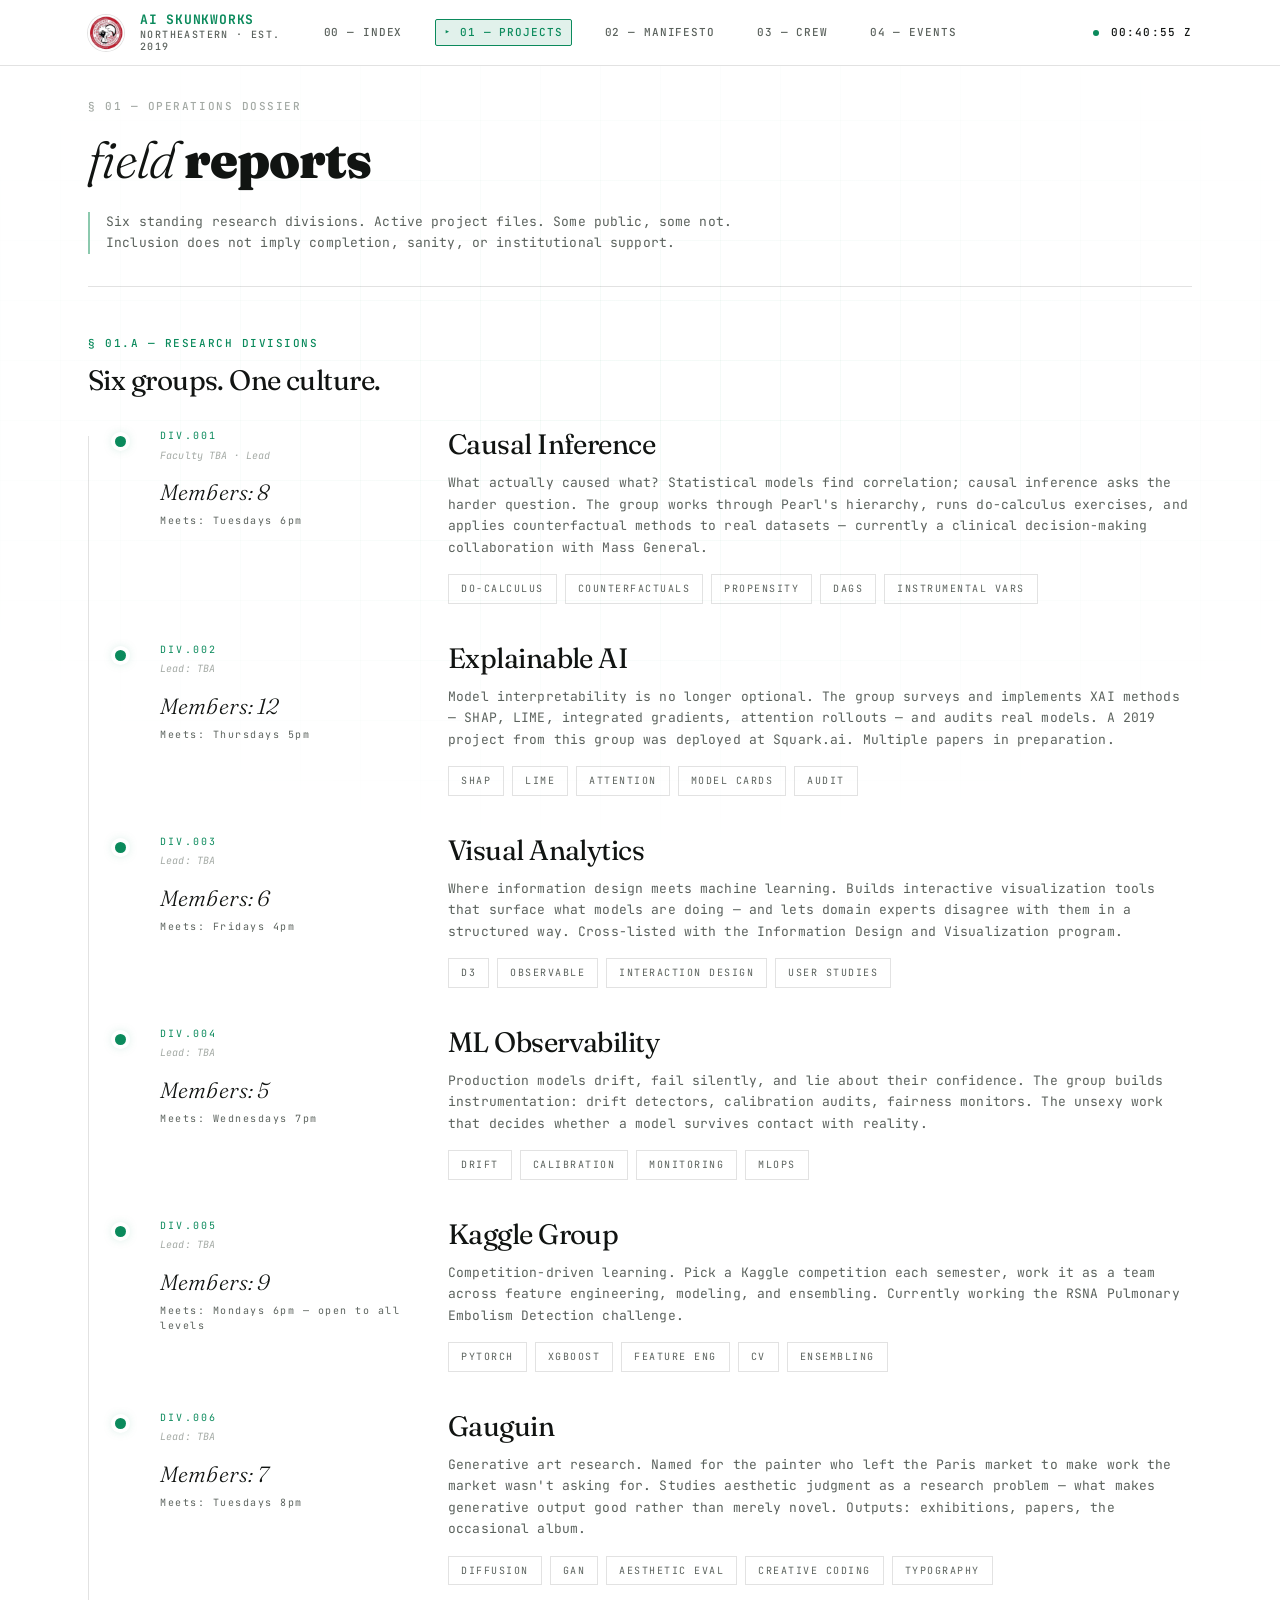
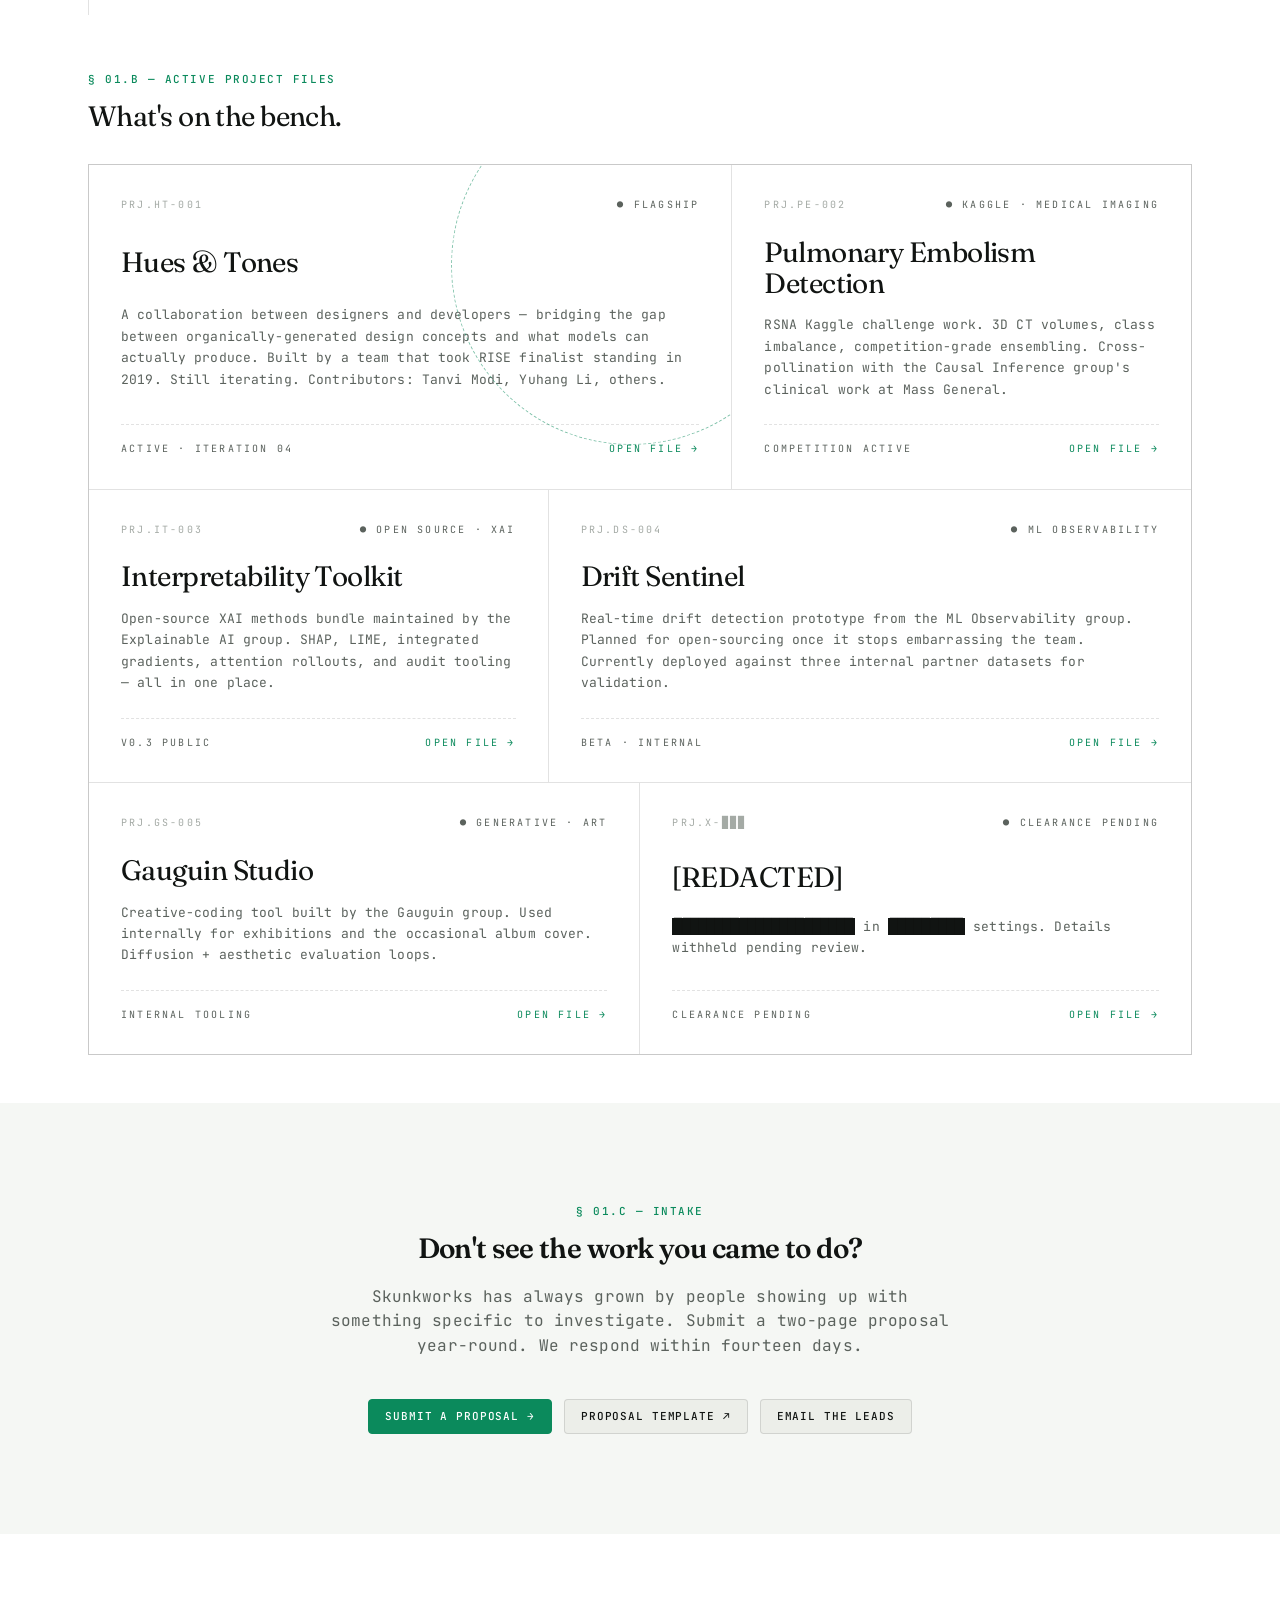
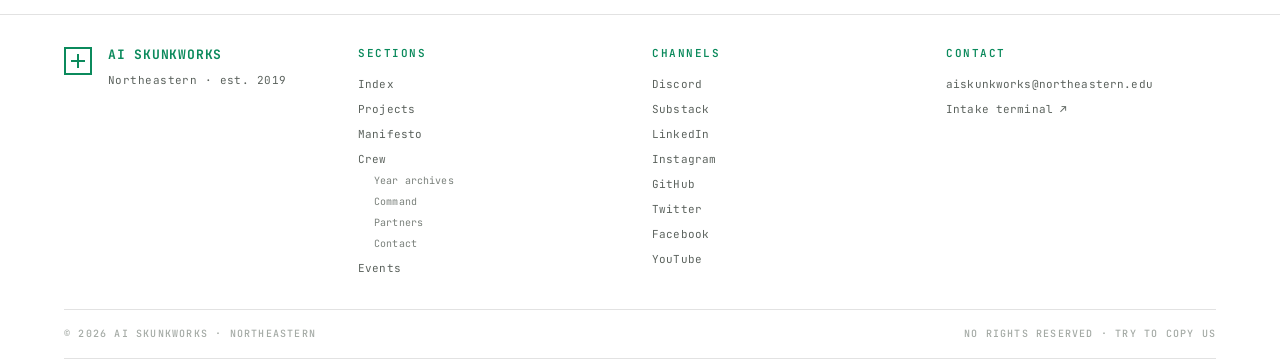
<file: projects.html>
<!DOCTYPE html>
<html lang="en">
  <head>
    <meta charset="utf-8" />
    <meta name="viewport" content="width=device-width, initial-scale=1" />
    <title>Operations — AI Skunkworks</title>
    <meta
      name="description"
      content="Six standing research divisions and active project files at AI Skunkworks Northeastern. Causal inference, explainable AI, visual analytics, ML observability, Kaggle, and Gauguin."
    />
    <link rel="preconnect" href="https://fonts.googleapis.com" />
    <link rel="preconnect" href="https://fonts.gstatic.com" crossorigin />
    <link
      href="https://fonts.googleapis.com/css2?family=Fraunces:ital,wght@0,300;0,400;0,600;0,900;1,300;1,400;1,600;1,900&family=JetBrains+Mono:wght@300;400;500;700&display=swap"
      rel="stylesheet"
    />
    <link rel="stylesheet" href="styles/tokens.css" />
    <link rel="stylesheet" href="styles/base.css" />
    <link rel="stylesheet" href="styles/components.css" />
    <link rel="stylesheet" href="styles/layout.css" />
    <link rel="stylesheet" href="styles/pages-projects.css" />
  </head>
  <body>
    <div class="site-shell">
      <header class="site-sticky-nav">
        <div class="site-sticky-nav__inner">
          <a class="site-sticky-nav__brand" href="index.html">
            <img class="brand-logo" src="assets/skunkworksneu_logo.jpg" alt="" width="36" height="36" />
            <span class="site-sticky-nav__brand-text">
              <span class="site-sticky-nav__brand-title">AI Skunkworks</span>
              <span class="site-sticky-nav__brand-sub">Northeastern · est. 2019</span>
            </span>
          </a>
          <nav class="site-sticky-nav__links" aria-label="Primary">
            <a href="index.html">00 — Index</a>
            <a href="projects.html" aria-current="page">01 — Projects</a>
            <a href="manifesto.html">02 — Manifesto</a>
            <a href="people.html">03 — Crew</a>
            <a href="events.html">04 — Events</a>
          </nav>
          <div class="site-sticky-nav__meta">
            <span class="site-sticky-nav__pulse" aria-hidden="true"></span>
            <span id="clock" class="site-sticky-nav__clock">00:00:00 Z</span>
            <button
              type="button"
              class="site-sticky-nav__toggle"
              aria-expanded="false"
              aria-controls="site-mobile-menu"
              aria-label="Open menu"
            >
              <span class="site-sticky-nav__toggle-bar" aria-hidden="true"></span>
              <span class="site-sticky-nav__toggle-bar" aria-hidden="true"></span>
              <span class="site-sticky-nav__toggle-bar" aria-hidden="true"></span>
            </button>
          </div>
        </div>
      </header>
      <div id="site-mobile-menu" class="site-mobile-menu" hidden>
        <button type="button" class="site-mobile-menu__close" aria-label="Close menu">×</button>
        <nav class="site-mobile-menu__links" aria-label="Mobile primary">
          <a href="index.html">00 — Index</a>
          <a href="projects.html" aria-current="page">01 — Projects</a>
          <a href="manifesto.html">02 — Manifesto</a>
          <a href="people.html">03 — Crew</a>
          <a href="events.html">04 — Events</a>
        </nav>
      </div>
      <main class="site-main" id="main">
        <section class="page-hero projects-hero">
          <p class="page-hero__label">§ 01 — Operations Dossier</p>
          <h1><em>field</em> <span>reports</span></h1>
          <p class="projects-hero__lead">
            Six standing research divisions. Active project files. Some public, some not. Inclusion
            does not imply completion, sanity, or institutional support.
          </p>
        </section>

        <section class="page-section" id="divisions">
          <div class="page-section__head">
            <p class="page-section__label">§ 01.A — Research Divisions</p>
            <h2>Six groups. One culture.</h2>
          </div>
          <div class="divisions-timeline">
            <article class="division" id="causal">
              <div class="division__meta">
                <span class="division__id">DIV.001</span>
                <span class="division__status">Faculty TBA · Lead</span>
                <span class="division__members">Members: 8</span>
                <span class="division__meets">Meets: Tuesdays 6pm</span>
              </div>
              <div class="division__body">
                <h3 class="division__title">Causal Inference</h3>
                <p class="division__desc">
                  What actually caused what? Statistical models find correlation; causal inference
                  asks the harder question. The group works through Pearl's hierarchy, runs
                  do-calculus exercises, and applies counterfactual methods to real datasets —
                  currently a clinical decision-making collaboration with Mass General.
                </p>
                <ul class="division__chips">
                  <li>DO-CALCULUS</li>
                  <li>COUNTERFACTUALS</li>
                  <li>PROPENSITY</li>
                  <li>DAGs</li>
                  <li>INSTRUMENTAL VARS</li>
                </ul>
              </div>
            </article>

            <article class="division" id="xai">
              <div class="division__meta">
                <span class="division__id">DIV.002</span>
                <span class="division__status">Lead: TBA</span>
                <span class="division__members">Members: 12</span>
                <span class="division__meets">Meets: Thursdays 5pm</span>
              </div>
              <div class="division__body">
                <h3 class="division__title">Explainable AI</h3>
                <p class="division__desc">
                  Model interpretability is no longer optional. The group surveys and implements XAI
                  methods — SHAP, LIME, integrated gradients, attention rollouts — and audits real
                  models. A 2019 project from this group was deployed at Squark.ai. Multiple papers
                  in preparation.
                </p>
                <ul class="division__chips">
                  <li>SHAP</li>
                  <li>LIME</li>
                  <li>ATTENTION</li>
                  <li>MODEL CARDS</li>
                  <li>AUDIT</li>
                </ul>
              </div>
            </article>

            <article class="division" id="viz">
              <div class="division__meta">
                <span class="division__id">DIV.003</span>
                <span class="division__status">Lead: TBA</span>
                <span class="division__members">Members: 6</span>
                <span class="division__meets">Meets: Fridays 4pm</span>
              </div>
              <div class="division__body">
                <h3 class="division__title">Visual Analytics</h3>
                <p class="division__desc">
                  Where information design meets machine learning. Builds interactive visualization
                  tools that surface what models are doing — and lets domain experts disagree with
                  them in a structured way. Cross-listed with the Information Design and
                  Visualization program.
                </p>
                <ul class="division__chips">
                  <li>D3</li>
                  <li>OBSERVABLE</li>
                  <li>INTERACTION DESIGN</li>
                  <li>USER STUDIES</li>
                </ul>
              </div>
            </article>

            <article class="division" id="obs">
              <div class="division__meta">
                <span class="division__id">DIV.004</span>
                <span class="division__status">Lead: TBA</span>
                <span class="division__members">Members: 5</span>
                <span class="division__meets">Meets: Wednesdays 7pm</span>
              </div>
              <div class="division__body">
                <h3 class="division__title">ML Observability</h3>
                <p class="division__desc">
                  Production models drift, fail silently, and lie about their confidence. The group
                  builds instrumentation: drift detectors, calibration audits, fairness monitors. The
                  unsexy work that decides whether a model survives contact with reality.
                </p>
                <ul class="division__chips">
                  <li>DRIFT</li>
                  <li>CALIBRATION</li>
                  <li>MONITORING</li>
                  <li>MLOPS</li>
                </ul>
              </div>
            </article>

            <article class="division" id="kaggle">
              <div class="division__meta">
                <span class="division__id">DIV.005</span>
                <span class="division__status">Lead: TBA</span>
                <span class="division__members">Members: 9</span>
                <span class="division__meets">Meets: Mondays 6pm — open to all levels</span>
              </div>
              <div class="division__body">
                <h3 class="division__title">Kaggle Group</h3>
                <p class="division__desc">
                  Competition-driven learning. Pick a Kaggle competition each semester, work it as a
                  team across feature engineering, modeling, and ensembling. Currently working the
                  RSNA Pulmonary Embolism Detection challenge.
                </p>
                <ul class="division__chips">
                  <li>PYTORCH</li>
                  <li>XGBOOST</li>
                  <li>FEATURE ENG</li>
                  <li>CV</li>
                  <li>ENSEMBLING</li>
                </ul>
              </div>
            </article>

            <article class="division" id="gauguin">
              <div class="division__meta">
                <span class="division__id">DIV.006</span>
                <span class="division__status">Lead: TBA</span>
                <span class="division__members">Members: 7</span>
                <span class="division__meets">Meets: Tuesdays 8pm</span>
              </div>
              <div class="division__body">
                <h3 class="division__title">Gauguin</h3>
                <p class="division__desc">
                  Generative art research. Named for the painter who left the Paris market to make
                  work the market wasn't asking for. Studies aesthetic judgment as a research problem
                  — what makes generative output good rather than merely novel. Outputs: exhibitions,
                  papers, the occasional album.
                </p>
                <ul class="division__chips">
                  <li>DIFFUSION</li>
                  <li>GAN</li>
                  <li>AESTHETIC EVAL</li>
                  <li>CREATIVE CODING</li>
                  <li>TYPOGRAPHY</li>
                </ul>
              </div>
            </article>
          </div>
        </section>

        <section class="page-section" id="active-projects">
          <div class="page-section__head">
            <p class="page-section__label">§ 01.B — Active Project Files</p>
            <h2>What's on the bench.</h2>
          </div>
          <div class="ops-grid">
            <article id="hues-tones" class="ops-grid__item ops-grid__item--featured ops-grid__item--span-7">
              <div class="ops-grid__head">
                <span class="ops-grid__id">PRJ.HT-001</span>
                <span class="ops-grid__tag">● FLAGSHIP</span>
              </div>
              <h3 class="ops-grid__title">Hues &amp; Tones</h3>
              <p class="ops-grid__body">
                A collaboration between designers and developers — bridging the gap between
                organically-generated design concepts and what models can actually produce. Built by
                a team that took RISE finalist standing in 2019. Still iterating. Contributors: Tanvi
                Modi, Yuhang Li, others.
              </p>
              <div class="ops-grid__foot">
                <span>ACTIVE · ITERATION 04</span>
                <a href="#hues-tones" class="ops-grid__link">OPEN FILE →</a>
              </div>
            </article>

            <article id="pe-detection" class="ops-grid__item ops-grid__item--span-5">
              <div class="ops-grid__head">
                <span class="ops-grid__id">PRJ.PE-002</span>
                <span class="ops-grid__tag">● KAGGLE · MEDICAL IMAGING</span>
              </div>
              <h3 class="ops-grid__title">Pulmonary Embolism Detection</h3>
              <p class="ops-grid__body">
                RSNA Kaggle challenge work. 3D CT volumes, class imbalance, competition-grade
                ensembling. Cross-pollination with the Causal Inference group's clinical work at Mass
                General.
              </p>
              <div class="ops-grid__foot">
                <span>COMPETITION ACTIVE</span>
                <a href="#pe-detection" class="ops-grid__link">OPEN FILE →</a>
              </div>
            </article>

            <article id="interpretability-toolkit" class="ops-grid__item ops-grid__item--span-5">
              <div class="ops-grid__head">
                <span class="ops-grid__id">PRJ.IT-003</span>
                <span class="ops-grid__tag">● OPEN SOURCE · XAI</span>
              </div>
              <h3 class="ops-grid__title">Interpretability Toolkit</h3>
              <p class="ops-grid__body">
                Open-source XAI methods bundle maintained by the Explainable AI group. SHAP, LIME,
                integrated gradients, attention rollouts, and audit tooling — all in one place.
              </p>
              <div class="ops-grid__foot">
                <span>v0.3 PUBLIC</span>
                <a href="#interpretability-toolkit" class="ops-grid__link">OPEN FILE →</a>
              </div>
            </article>

            <article id="drift-sentinel" class="ops-grid__item ops-grid__item--span-7">
              <div class="ops-grid__head">
                <span class="ops-grid__id">PRJ.DS-004</span>
                <span class="ops-grid__tag">● ML OBSERVABILITY</span>
              </div>
              <h3 class="ops-grid__title">Drift Sentinel</h3>
              <p class="ops-grid__body">
                Real-time drift detection prototype from the ML Observability group. Planned for
                open-sourcing once it stops embarrassing the team. Currently deployed against three
                internal partner datasets for validation.
              </p>
              <div class="ops-grid__foot">
                <span>BETA · INTERNAL</span>
                <a href="#drift-sentinel" class="ops-grid__link">OPEN FILE →</a>
              </div>
            </article>

            <article id="gauguin-studio" class="ops-grid__item ops-grid__item--span-6">
              <div class="ops-grid__head">
                <span class="ops-grid__id">PRJ.GS-005</span>
                <span class="ops-grid__tag">● GENERATIVE · ART</span>
              </div>
              <h3 class="ops-grid__title">Gauguin Studio</h3>
              <p class="ops-grid__body">
                Creative-coding tool built by the Gauguin group. Used internally for exhibitions and
                the occasional album cover. Diffusion + aesthetic evaluation loops.
              </p>
              <div class="ops-grid__foot">
                <span>INTERNAL TOOLING</span>
                <a href="#gauguin-studio" class="ops-grid__link">OPEN FILE →</a>
              </div>
            </article>

            <article id="restricted" class="ops-grid__item ops-grid__item--span-6">
              <div class="ops-grid__head">
                <span class="ops-grid__id">PRJ.X-███</span>
                <span class="ops-grid__tag">● CLEARANCE PENDING</span>
              </div>
              <h3 class="ops-grid__title">[REDACTED]</h3>
              <p class="ops-grid__body">
                <span class="redacted">██████████████████████</span> in
                <span class="redacted">█████████</span> settings. Details withheld pending review.
              </p>
              <div class="ops-grid__foot">
                <span>CLEARANCE PENDING</span>
                <a href="#restricted" class="ops-grid__link">OPEN FILE →</a>
              </div>
            </article>
          </div>
        </section>

        <section class="page-section proposal-cta">
          <p class="page-section__label">§ 01.C — Intake</p>
          <h2>Don't see the work you came to do?</h2>
          <p class="proposal-cta__sub">
            Skunkworks has always grown by people showing up with something specific to investigate.
            Submit a two-page proposal year-round. We respond within fourteen days.
          </p>
          <div class="proposal-cta__actions">
            <a href="events.html#intake-terminal" class="btn btn--primary">Submit a Proposal →</a>
            <a href="https://github.com/neuaiskunkworks/Research-Project-Template" target="_blank" rel="noopener noreferrer" class="btn">Proposal template ↗</a>
            <a href="mailto:aiskunkworks@northeastern.edu" class="btn">Email the leads</a>
          </div>
        </section>
      </main>
      <footer class="site-footer">
        <div class="site-footer__inner">
          <div class="site-footer__grid">
            <div class="site-footer__col site-footer__col--brand">
              <div class="site-footer__brand">
                <span class="brand-mark" aria-hidden="true"></span>
                <div class="site-footer__brand-copy">
                  <span class="site-footer__brand-name">AI Skunkworks</span>
                  <p class="site-footer__tagline">Northeastern · est. 2019</p>
                </div>
              </div>
            </div>
            <div class="site-footer__col">
              <h2 class="site-footer__col-title">Sections</h2>
              <ul class="site-footer__list">
                <li><a href="index.html">Index</a></li>
                <li><a href="projects.html">Projects</a></li>
                <li><a href="manifesto.html">Manifesto</a></li>
                <li>
                  <a href="people.html">Crew</a>
                  <ul class="site-footer__sublist">
                    <li><a href="people.html#year-archives">Year archives</a></li>
                    <li><a href="people.html#command">Command</a></li>
                    <li><a href="people.html#partners">Partners</a></li>
                    <li><a href="people.html#contact">Contact</a></li>
                  </ul>
                </li>
                <li><a href="events.html">Events</a></li>
              </ul>
            </div>
            <div class="site-footer__col">
              <h2 class="site-footer__col-title">Channels</h2>
              <ul class="site-footer__list">
                <li><a href="https://discord.gg/PGebZX3xU" target="_blank" rel="noopener noreferrer">Discord</a></li>
                <li><a href="https://aiskunkworks.substack.com" target="_blank" rel="noopener noreferrer">Substack</a></li>
                <li><a href="https://www.linkedin.com/company/aiskunkworks/" target="_blank" rel="noopener noreferrer">LinkedIn</a></li>
                <li><a href="https://instagram.com/aiskunkworks" target="_blank" rel="noopener noreferrer">Instagram</a></li>
                <li><a href="https://github.com/skunkworksneu" target="_blank" rel="noopener noreferrer">GitHub</a></li>
                <li><a href="https://twitter.com/skunkworksneu" target="_blank" rel="noopener noreferrer">Twitter</a></li>
                <li><a href="https://www.facebook.com/Aiskunkworks" target="_blank" rel="noopener noreferrer">Facebook</a></li>
                <li><a href="https://www.youtube.com/watch?v=x5Myfx8raU0" target="_blank" rel="noopener noreferrer">YouTube</a></li>
              </ul>
            </div>
            <div class="site-footer__col">
              <h2 class="site-footer__col-title">Contact</h2>
              <ul class="site-footer__list">
                <li><a href="mailto:aiskunkworks@northeastern.edu">aiskunkworks@northeastern.edu</a></li>
                <li><a href="events.html#intake-terminal">Intake terminal ↗</a></li>
              </ul>
            </div>
          </div>
          <div class="site-footer__strip">
            <span>© 2026 AI Skunkworks · Northeastern</span>
            <span>NO RIGHTS RESERVED · TRY TO COPY US</span>
          </div>
        </div>
      </footer>
    </div>
    <script src="scripts/main.js" defer></script>
  </body>
</html>
</file>
<file: styles/tokens.css>
/**
 * AI Skunkworks — design tokens only
 */

:root {
  /* Default theme: light (white paper, deep green accent) */
  color-scheme: light;

  /* Paper (surfaces) */
  --paper: #ffffff;
  --paper-2: #f5f7f4;
  --paper-3: #eceee9;
  --paper-rgb: 255, 255, 255;

  /* Ink (text) */
  --ink: #111412;
  --ink-dim: #5b625d;
  --ink-faint: #a4aaa5;

  /* Accent */
  --accent: #0b8a5c;
  --accent-dim: #8cc9ae;
  --accent-rgb: 11, 138, 92;

  /* Semantic */
  --warn: #c2501a;
  --classified: #ff3a3a;

  /* Lines */
  --line: rgba(17, 20, 18, 0.12);

  /* Atmosphere (grid + glow) */
  --grid-alpha: 0.05;
  --glow: transparent;

  /* Typography (Google Fonts loaded in HTML) */
  --mono: "JetBrains Mono", ui-monospace, "Cascadia Code", "Source Code Pro", Menlo, Consolas, monospace;
  --serif: "Fraunces", "Iowan Old Style", "Palatino Linotype", Palatino, Georgia, serif;

  /* Spacing scale */
  --space-3xs: 0.25rem;
  --space-2xs: 0.5rem;
  --space-xs: 0.75rem;
  --space-sm: 1rem;
  --space-md: 1.5rem;
  --space-lg: 2rem;
  --space-xl: 3rem;
  --space-2xl: 4.5rem;

  /* Type scale */
  --text-xs: 0.6875rem;
  --text-sm: 0.8125rem;
  --text-base: 1rem;
  --text-md: 1.125rem;
  --text-lg: 1.375rem;
  --text-xl: 1.75rem;
  --text-2xl: 2.25rem;
  --type-h1-hero: clamp(2.25rem, 5vw, 3.25rem);
  --type-h2-section: 1.75rem; /* 28px — page-section heads */
  --type-h3-card: 1.75rem; /* 28px — card titles (ops-grid 32 / layer 28 / division 24) */
  --type-pullprose: clamp(1.5rem, 3vw, 1.875rem); /* 24–30px — premise, pullquotes */
  --type-body-lg: 1rem; /* 16px — long-form / CTA supporting copy */
  --type-body: 0.8125rem; /* 13px — card & tenet body copy */
  --type-mono-label: 0.625rem; /* 10px — uppercase mono labels */

  /* Muted ink (footer sub-links) */
  --ink-mute: #7a807b;

  /* Radii */
  --radius-sm: 2px;
  --radius-md: 4px;

  /* Motion */
  --ease-out: cubic-bezier(0.22, 1, 0.36, 1);
  --duration-fast: 120ms;
  --duration-base: 200ms;

  /* Layering */
  --z-base: 0;
  --z-grid: 0;
  --z-noise: 1;
  --z-scan: 2;
  --z-content: 10;
  --z-sticky-nav: 100;
  --z-mobile-menu: 200;

  /* Sticky chrome offset used by scroll-margin / floating UI */
  --classification-banner-h: 0rem;
}

/* Dark theme: black + green. Applied on <html> while a [data-theme-zone="dark"] section is in view. */
:root[data-theme="dark"] {
  color-scheme: dark;

  --paper: #050806;
  --paper-2: #0a110d;
  --paper-3: #101a14;
  --paper-rgb: 5, 8, 6;

  --ink: #dfe8e2;
  --ink-dim: #8aa194;
  --ink-faint: #3f5247;
  --ink-mute: #5a6a60;

  --accent: #19e6a0;
  --accent-dim: #14805c;
  --accent-rgb: 25, 230, 160;

  --warn: #ff7a3a;
  --line: rgba(223, 232, 226, 0.12);

  --grid-alpha: 0.05;
  --glow: rgba(25, 230, 160, 0.16);
}
</file>
<file: styles/base.css>
/**
 * AI Skunkworks — reset, body, typography, atmosphere
 */

*,
*::before,
*::after {
  box-sizing: border-box;
}

html {
  position: relative;
  -webkit-text-size-adjust: 100%;
  text-size-adjust: 100%;
  height: 100%;
  scroll-behavior: smooth;
}

body {
  margin: 0;
  min-height: 100%;
  background-color: var(--paper);
  color: var(--ink);
  font-family: var(--mono);
  font-size: var(--text-sm);
  font-weight: 400;
  line-height: 1.55;
  letter-spacing: 0.01em;
  transition: background-color 0.6s var(--ease-out), color 0.6s var(--ease-out);
}

/* Fixed blueprint grid (60×60, accent @ var(--grid-alpha)) + green glow in dark theme */
body::before {
  content: "";
  position: fixed;
  inset: 0;
  pointer-events: none;
  z-index: var(--z-grid);
  background-color: var(--paper);
  background-image:
    radial-gradient(ellipse 60% 50% at 70% 40%, var(--glow), transparent 70%),
    linear-gradient(rgba(var(--accent-rgb), var(--grid-alpha)) 1px, transparent 1px),
    linear-gradient(90deg, rgba(var(--accent-rgb), var(--grid-alpha)) 1px, transparent 1px);
  background-size: auto, 60px 60px, 60px 60px;
  background-position: 0 0, 0 0, 0 0;
  mask-image: radial-gradient(ellipse 85% 70% at 50% 45%, black 0%, transparent 72%);
  -webkit-mask-image: radial-gradient(ellipse 85% 70% at 50% 45%, black 0%, transparent 72%);
}

/* Fixed SVG noise (overlay blend) + scanlines on <html> */
html::before {
  content: "";
  position: fixed;
  inset: 0;
  z-index: var(--z-noise);
  pointer-events: none;
  opacity: 0.035;
  mix-blend-mode: overlay;
  background-image: url("data:image/svg+xml,%3Csvg xmlns='http://www.w3.org/2000/svg' width='256' height='256'%3E%3Cfilter id='n'%3E%3CfeTurbulence type='fractalNoise' baseFrequency='0.9' numOctaves='4' stitchTiles='stitch'/%3E%3C/filter%3E%3Crect width='100%25' height='100%25' filter='url(%23n)'/%3E%3C/svg%3E");
  background-repeat: repeat;
  background-size: 256px 256px;
}

html::after {
  content: "";
  position: fixed;
  inset: 0;
  z-index: var(--z-scan);
  pointer-events: none;
  opacity: 0;
  transition: opacity 0.6s var(--ease-out);
  background-image: repeating-linear-gradient(
    to bottom,
    transparent 0,
    transparent 3px,
    rgba(0, 0, 0, 0.04) 3px,
    rgba(0, 0, 0, 0.04) 4px
  );
}

:root[data-theme="dark"]::after {
  opacity: 1;
}

img,
picture,
video,
canvas,
svg {
  display: block;
  max-width: 100%;
}

input,
button,
textarea,
select {
  font: inherit;
  color: inherit;
}

h1,
h2,
h3,
h4 {
  font-family: var(--serif);
  font-weight: 600;
  line-height: 1.15;
  letter-spacing: -0.02em;
  color: var(--ink);
  margin: 0 0 var(--space-sm);
}

h1 {
  font-size: var(--text-2xl);
  font-weight: 700;
}

h2 {
  font-size: var(--text-xl);
}

h3 {
  font-size: var(--text-lg);
}

h4 {
  font-size: var(--text-md);
}

p {
  margin: 0 0 var(--space-sm);
}

a {
  color: var(--accent);
  text-decoration-color: var(--accent-dim);
  text-underline-offset: 0.2em;
  transition: color var(--duration-fast) var(--ease-out),
    text-decoration-color var(--duration-fast) var(--ease-out);
}

a:hover {
  color: var(--ink);
  text-decoration-color: var(--accent);
}

a:focus-visible {
  outline: 1px solid var(--accent);
  outline-offset: 3px;
}

::selection {
  background-color: var(--accent);
  color: var(--paper);
}

.visually-hidden {
  position: absolute;
  width: 1px;
  height: 1px;
  padding: 0;
  margin: -1px;
  overflow: hidden;
  clip: rect(0, 0, 0, 0);
  white-space: nowrap;
  border: 0;
}

/* Scrollbars (Firefox + WebKit) */
* {
  scrollbar-width: thin;
  scrollbar-color: var(--accent-dim) var(--paper-2);
}

*::-webkit-scrollbar {
  width: 10px;
  height: 10px;
}

*::-webkit-scrollbar-track {
  background: var(--paper-2);
  border-left: 1px solid var(--line);
}

*::-webkit-scrollbar-thumb {
  background: var(--accent-dim);
  border: 2px solid var(--paper-2);
  border-radius: var(--radius-sm);
}

*::-webkit-scrollbar-thumb:hover {
  background: var(--accent);
}

*::-webkit-scrollbar-corner {
  background: var(--paper-2);
}
</file>
<file: styles/components.css>
/**
 * AI Skunkworks — nav, buttons, cards, forms
 */

/* ——— Sticky ops nav ——— */
.site-sticky-nav {
  position: sticky;
  top: 0;
  z-index: var(--z-sticky-nav);
  width: 100%;
  background: rgba(var(--paper-rgb), 0.85);
  backdrop-filter: blur(12px) saturate(1.2);
  -webkit-backdrop-filter: blur(12px) saturate(1.2);
  border-bottom: 1px solid var(--line);
}

.site-sticky-nav__inner {
  max-width: 72rem;
  margin: 0 auto;
  padding: var(--space-xs) var(--space-md);
  display: grid;
  grid-template-columns: 1fr auto 1fr;
  align-items: center;
  gap: var(--space-sm);
}

.site-sticky-nav__brand {
  display: inline-flex;
  align-items: center;
  gap: var(--space-sm);
  text-decoration: none;
  color: inherit;
  justify-self: start;
}

.site-sticky-nav__brand:focus-visible {
  outline: 1px solid var(--accent);
  outline-offset: 4px;
}

.brand-mark {
  position: relative;
  display: block;
  width: 28px;
  height: 28px;
  flex-shrink: 0;
  border: 2px solid var(--accent);
  box-sizing: border-box;
}

.brand-mark::before,
.brand-mark::after {
  content: "";
  position: absolute;
  left: 50%;
  top: 50%;
  transform: translate(-50%, -50%);
  background-color: var(--accent);
  pointer-events: none;
}

.brand-mark::before {
  width: 14px;
  height: 2px;
}

.brand-mark::after {
  width: 2px;
  height: 14px;
}

.site-sticky-nav__brand-text {
  display: flex;
  flex-direction: column;
  gap: 0.1rem;
  line-height: 1.2;
}

.site-sticky-nav__brand-title {
  font-family: var(--mono);
  font-size: var(--text-sm);
  font-weight: 700;
  letter-spacing: 0.06em;
  text-transform: uppercase;
  color: var(--accent);
}

.site-sticky-nav__brand-sub {
  font-family: var(--mono);
  font-size: 10px;
  font-weight: 500;
  letter-spacing: 0.14em;
  text-transform: uppercase;
  color: var(--ink-dim);
}

.site-sticky-nav__links {
  display: flex;
  flex-wrap: wrap;
  align-items: center;
  justify-content: center;
  gap: var(--space-2xs) var(--space-md);
  font-family: var(--mono);
  font-size: var(--text-xs);
  font-weight: 500;
  letter-spacing: 0.08em;
  text-transform: uppercase;
  justify-self: center;
}

.site-sticky-nav__links a {
  color: var(--ink-dim);
  text-decoration: none;
  padding: var(--space-3xs) var(--space-2xs);
  border: 1px solid transparent;
  border-radius: var(--radius-sm);
  transition: color var(--duration-fast) var(--ease-out),
    border-color var(--duration-fast) var(--ease-out),
    background-color var(--duration-fast) var(--ease-out);
}

.site-sticky-nav__links a:hover {
  color: var(--accent);
  border-color: var(--accent-dim);
}

.site-sticky-nav__links a[aria-current="page"] {
  color: var(--accent);
  border-color: var(--accent);
  background-color: color-mix(in srgb, var(--accent) 12%, transparent);
}

.site-sticky-nav__links a[aria-current="page"]:hover {
  color: var(--accent);
  border-color: var(--accent-dim);
}

.site-sticky-nav__links a[aria-current="page"]::before {
  content: "▸ ";
}

.site-sticky-nav__links a:focus-visible {
  outline: 1px solid var(--accent);
  outline-offset: 3px;
}

.site-sticky-nav__meta {
  display: inline-flex;
  align-items: center;
  gap: var(--space-xs);
  justify-self: end;
  font-family: var(--mono);
  font-size: var(--text-xs);
  font-weight: 500;
  letter-spacing: 0.1em;
  color: var(--ink);
  white-space: nowrap;
}

.site-sticky-nav__pulse {
  display: block;
  width: 6px;
  height: 6px;
  flex-shrink: 0;
  border-radius: 50%;
  background-color: var(--accent);
  box-shadow: 0 0 0 0 color-mix(in srgb, var(--accent) 55%, transparent);
  animation: site-live-pulse 1.8s ease-in-out infinite;
}

@keyframes site-live-pulse {
  0%,
  100% {
    transform: scale(1);
    box-shadow: 0 0 0 0 color-mix(in srgb, var(--accent) 45%, transparent);
    opacity: 1;
  }
  50% {
    transform: scale(1.15);
    box-shadow: 0 0 0 8px transparent;
    opacity: 0.85;
  }
}

.site-sticky-nav__clock {
  font-variant-numeric: tabular-nums;
}

.site-sticky-nav__toggle {
  display: none;
  flex-direction: column;
  justify-content: center;
  gap: 5px;
  width: 2.25rem;
  height: 2.25rem;
  padding: 0;
  border: 1px solid var(--line);
  border-radius: var(--radius-sm);
  background: var(--paper-3);
  cursor: pointer;
  justify-self: end;
}

.site-sticky-nav__toggle-bar {
  display: block;
  width: 1rem;
  height: 2px;
  margin: 0 auto;
  background: var(--accent);
}

.site-sticky-nav__toggle:focus-visible {
  outline: 1px solid var(--accent);
  outline-offset: 3px;
}

.site-mobile-menu {
  position: fixed;
  inset: 0;
  z-index: var(--z-mobile-menu);
  display: flex;
  flex-direction: column;
  align-items: center;
  justify-content: center;
  background: var(--paper);
  padding: var(--space-xl) var(--space-md);
}

.site-mobile-menu[hidden] {
  display: none;
}

.site-mobile-menu__close {
  position: absolute;
  top: calc(var(--classification-banner-h) + var(--space-sm));
  right: var(--space-md);
  width: 2.5rem;
  height: 2.5rem;
  border: 1px solid var(--line);
  border-radius: var(--radius-sm);
  background: var(--paper-3);
  color: var(--ink);
  font-size: 1.5rem;
  line-height: 1;
  cursor: pointer;
}

.site-mobile-menu__close:focus-visible {
  outline: 1px solid var(--accent);
  outline-offset: 3px;
}

.site-mobile-menu__links {
  display: flex;
  flex-direction: column;
  align-items: center;
  gap: var(--space-lg);
  list-style: none;
  margin: 0;
  padding: 0;
}

.site-mobile-menu__links a {
  font-family: var(--serif);
  font-size: 1.4375rem;
  font-weight: 600;
  color: var(--ink-dim);
  text-decoration: none;
  letter-spacing: -0.01em;
  transition: color var(--duration-fast) var(--ease-out);
}

.site-mobile-menu__links a:hover,
.site-mobile-menu__links a[aria-current="page"] {
  color: var(--accent);
}

.site-mobile-menu__links a:focus-visible {
  outline: 1px solid var(--accent);
  outline-offset: 4px;
}

@media (max-width: 720px) {
  .site-sticky-nav__inner {
    grid-template-columns: 1fr auto auto;
    align-items: center;
  }

  .site-sticky-nav__links {
    display: none;
  }

  .site-sticky-nav__toggle {
    display: inline-flex;
  }

  .site-sticky-nav__clock {
    display: none;
  }

  .site-sticky-nav__meta {
    justify-self: end;
  }

  .site-sticky-nav__brand-text {
    min-width: 0;
  }

  .site-sticky-nav__brand-title {
    white-space: nowrap;
    overflow: hidden;
    text-overflow: ellipsis;
    max-width: 12rem;
  }
}

.btn {
  display: inline-flex;
  align-items: center;
  justify-content: center;
  gap: var(--space-2xs);
  padding: var(--space-2xs) var(--space-sm);
  font-family: var(--mono);
  font-size: var(--text-xs);
  font-weight: 500;
  letter-spacing: 0.08em;
  text-transform: uppercase;
  text-decoration: none;
  border: 1px solid var(--line);
  border-radius: var(--radius-md);
  background: var(--paper-3);
  color: var(--ink);
  cursor: pointer;
  transition: border-color var(--duration-fast) var(--ease-out),
    color var(--duration-fast) var(--ease-out),
    background-color var(--duration-fast) var(--ease-out);
}

.btn:hover {
  border-color: var(--accent-dim);
  color: var(--accent);
}

.btn--primary {
  background: var(--accent);
  color: var(--paper);
  border-color: var(--accent);
}

.btn--primary:hover {
  background: transparent;
  color: var(--accent);
  border-color: var(--accent);
}

.btn:focus-visible {
  outline: 1px solid var(--accent);
  outline-offset: 3px;
}

.card {
  position: relative;
  z-index: var(--z-content);
  border: 1px solid var(--line);
  border-radius: var(--radius-md);
  background: var(--paper-2);
  padding: var(--space-md);
}

.card__label {
  font-size: var(--text-xs);
  font-weight: 500;
  letter-spacing: 0.14em;
  text-transform: uppercase;
  color: var(--ink-faint);
  margin-bottom: var(--space-2xs);
}

.form-field {
  display: flex;
  flex-direction: column;
  gap: var(--space-3xs);
  margin-bottom: var(--space-sm);
}

.form-field label {
  font-size: var(--text-xs);
  font-weight: 500;
  letter-spacing: 0.1em;
  text-transform: uppercase;
  color: var(--ink-dim);
}

.form-field input,
.form-field textarea,
.form-field select {
  width: 100%;
  padding: var(--space-2xs) var(--space-xs);
  border: 1px solid var(--line);
  border-radius: var(--radius-sm);
  background: var(--paper);
  color: var(--ink);
}

.form-field input:focus-visible,
.form-field textarea:focus-visible,
.form-field select:focus-visible {
  outline: 1px solid var(--accent);
  outline-offset: 1px;
  border-color: var(--accent-dim);
}

/* ——— Intake terminal (events.html) ——— */
.intake-terminal {
  scroll-margin-top: calc(var(--classification-banner-h) + 80px);
}

.intake-terminal__header {
  display: flex;
  flex-wrap: wrap;
  align-items: flex-end;
  justify-content: space-between;
  gap: var(--space-sm);
  margin-bottom: var(--space-md);
}

.intake-terminal__title {
  margin: 0;
  font-family: var(--mono);
  font-size: var(--text-sm);
  font-weight: 700;
  letter-spacing: 0.12em;
  text-transform: uppercase;
  color: var(--accent);
}

.intake-terminal__progress-wrap {
  flex: 1;
  min-width: 8rem;
  max-width: 14rem;
}

.intake-terminal__progress-track {
  height: 4px;
  background: var(--paper);
  border: 1px solid var(--line);
  border-radius: var(--radius-sm);
  overflow: hidden;
}

.intake-terminal__progress-bar {
  height: 100%;
  width: 0;
  background: var(--accent);
  transition: width var(--duration-base) var(--ease-out);
}

.intake-terminal__log {
  min-height: 14rem;
  max-height: 22rem;
  overflow-y: auto;
  padding: var(--space-sm);
  margin-bottom: var(--space-md);
  border: 1px solid var(--line);
  border-radius: var(--radius-sm);
  background: var(--paper);
}

.intake-terminal__msg {
  margin-bottom: var(--space-sm);
}

.intake-terminal__msg-label {
  display: block;
  font-size: 10px;
  font-weight: 600;
  letter-spacing: 0.14em;
  text-transform: uppercase;
  color: var(--ink-faint);
  margin-bottom: var(--space-3xs);
}

.intake-terminal__msg--bot .intake-terminal__msg-label {
  color: var(--accent-dim);
}

.intake-terminal__msg-text {
  margin: 0;
  padding: var(--space-xs) var(--space-sm);
  border-radius: var(--radius-sm);
  line-height: 1.5;
}

.intake-terminal__msg--bot .intake-terminal__msg-text {
  background: var(--paper-3);
  border-left: 2px solid var(--accent-dim);
}

.intake-terminal__msg--user .intake-terminal__msg-text {
  background: color-mix(in srgb, var(--accent) 8%, var(--paper-2));
  border-left: 2px solid var(--accent);
  text-align: right;
}

.intake-terminal__controls {
  display: flex;
  flex-direction: column;
  gap: var(--space-sm);
}

.intake-terminal__back {
  align-self: flex-start;
}

.intake-terminal__input-row {
  display: flex;
  flex-direction: column;
  gap: var(--space-xs);
}

.intake-terminal__field {
  width: 100%;
  padding: var(--space-xs) var(--space-sm);
  border: 1px solid var(--line);
  border-radius: var(--radius-sm);
  background: var(--paper-2);
  color: var(--ink);
  resize: vertical;
}

.intake-terminal__field:focus-visible {
  outline: 1px solid var(--accent);
  outline-offset: 1px;
  border-color: var(--accent-dim);
}

.intake-terminal__error {
  margin: 0;
  font-size: var(--text-xs);
  color: var(--classified);
}

.intake-terminal__send {
  align-self: flex-start;
}

.intake-terminal__choices {
  display: flex;
  flex-wrap: wrap;
  gap: var(--space-xs);
}

.intake-terminal__choice {
  text-align: left;
}

.intake-terminal__status {
  margin: 0;
  font-size: var(--text-sm);
  font-weight: 600;
  letter-spacing: 0.08em;
  text-transform: uppercase;
}

.intake-terminal__status--ok {
  color: var(--accent);
}

.intake-terminal__noscript {
  margin: 0 0 var(--space-md);
  padding: var(--space-sm);
  border: 1px solid var(--warn);
  border-radius: var(--radius-sm);
  background: color-mix(in srgb, var(--warn) 10%, var(--paper));
  color: var(--ink);
  font-size: var(--text-sm);
}

/* Official logo in the nav brand (replaces the CSS crosshair mark) */
.brand-logo {
  width: 36px;
  height: 36px;
  flex-shrink: 0;
  border-radius: 50%;
  object-fit: cover;
  box-shadow: 0 0 0 1px var(--line);
}
</file>
<file: styles/layout.css>
/**
 * AI Skunkworks — page shell & layout
 */

.site-shell {
  position: relative;
  z-index: var(--z-content);
  min-height: 100vh;
  display: flex;
  flex-direction: column;
}

.site-main {
  flex: 1;
  width: 100%;
  max-width: 72rem;
  margin: 0 auto;
  padding: var(--space-lg) var(--space-md);
}

.page-hero {
  margin-bottom: var(--space-xl);
  padding-bottom: var(--space-lg);
  border-bottom: 1px solid var(--line);
}

.page-hero__label {
  font-size: var(--text-xs);
  font-weight: 500;
  letter-spacing: 0.14em;
  text-transform: uppercase;
  color: var(--ink-faint);
  margin-bottom: var(--space-sm);
}

.page-hero__actions {
  display: flex;
  flex-wrap: wrap;
  gap: var(--space-sm);
  margin-top: var(--space-md);
}

.page-section {
  margin-bottom: var(--space-xl);
}

.page-section__label {
  font-size: var(--text-xs);
  font-weight: 500;
  letter-spacing: 0.14em;
  text-transform: uppercase;
  color: var(--accent);
  margin-bottom: var(--space-xs);
}

.page-cta {
  margin-top: var(--space-xl);
  padding: var(--space-lg);
  border: 1px solid var(--line);
  border-radius: var(--radius-md);
  background: var(--paper-2);
  text-align: center;
}

.page-cta p {
  margin-bottom: var(--space-md);
  color: var(--ink-dim);
}

.accordion {
  border: 1px solid var(--line);
  border-radius: var(--radius-md);
  background: var(--paper-2);
}

.accordion__item + .accordion__item {
  border-top: 1px solid var(--line);
}

.accordion__trigger {
  width: 100%;
  display: flex;
  align-items: center;
  justify-content: space-between;
  gap: var(--space-sm);
  padding: var(--space-sm) var(--space-md);
  border: none;
  background: transparent;
  color: var(--ink);
  font-family: var(--mono);
  font-size: var(--text-sm);
  font-weight: 500;
  letter-spacing: 0.06em;
  text-align: left;
  cursor: pointer;
}

.accordion__trigger:hover {
  color: var(--accent);
}

.accordion__panel {
  padding: 0 var(--space-md) var(--space-md);
  color: var(--ink-dim);
}

.site-footer {
  position: relative;
  z-index: var(--z-content);
  border-top: 1px solid var(--line);
  padding: var(--space-lg) var(--space-md) 0;
  font-size: var(--text-xs);
  color: var(--ink-dim);
}

.site-footer__inner {
  max-width: 72rem;
  margin: 0 auto;
}

.site-footer__grid {
  display: grid;
  grid-template-columns: repeat(4, 1fr);
  gap: var(--space-lg) var(--space-md);
  padding-bottom: var(--space-lg);
}

.site-footer__brand {
  display: flex;
  align-items: flex-start;
  gap: var(--space-sm);
}

.site-footer__brand-copy {
  display: flex;
  flex-direction: column;
  gap: 0.15rem;
  min-width: 0;
}

.site-footer__brand-name {
  font-family: var(--mono);
  font-size: var(--text-sm);
  font-weight: 700;
  letter-spacing: 0.06em;
  text-transform: uppercase;
  color: var(--accent);
  line-height: 1.2;
}

.site-footer__col-title {
  font-family: var(--mono);
  font-size: var(--text-xs);
  font-weight: 600;
  letter-spacing: 0.14em;
  text-transform: uppercase;
  color: var(--accent);
  margin: 0 0 var(--space-sm);
}

.site-footer__list {
  list-style: none;
  margin: 0;
  padding: 0;
  display: flex;
  flex-direction: column;
  gap: var(--space-2xs);
}

.site-footer__list a {
  color: var(--ink-dim);
  text-decoration: none;
  transition: color var(--duration-fast) var(--ease-out);
}

.site-footer__list a:hover {
  color: var(--accent);
}

.site-footer__sublist {
  list-style: none;
  margin: var(--space-3xs) 0 0;
  padding: 0 0 0 var(--space-sm);
  display: flex;
  flex-direction: column;
  gap: var(--space-3xs);
}

.site-footer__sublist a {
  font-size: 10px;
  color: var(--ink-mute);
}

.site-footer__sublist a:hover {
  color: var(--accent);
}

section[id] {
  scroll-margin-top: calc(var(--classification-banner-h) + 80px);
}

.site-footer__tagline {
  margin: var(--space-2xs) 0 0;
  font-size: var(--text-xs);
  color: var(--ink-dim);
  line-height: 1.45;
  letter-spacing: 0.04em;
}

.site-footer__strip {
  display: flex;
  flex-wrap: wrap;
  align-items: center;
  justify-content: space-between;
  gap: var(--space-sm);
  margin-top: 0;
  padding: var(--space-sm) 0;
  border-top: 1px solid var(--line);
  border-bottom: 1px solid var(--line);
  font-family: var(--mono);
  font-size: 10px;
  font-weight: 500;
  letter-spacing: 0.12em;
  text-transform: uppercase;
  color: var(--ink-faint);
}

@media (max-width: 48rem) {
  .site-footer__grid {
    grid-template-columns: repeat(2, 1fr);
  }
}

@media (max-width: 28rem) {
  .site-footer__grid {
    grid-template-columns: 1fr;
  }
}
</file>
<file: styles/pages-index.css>
/**
 * AI Skunkworks — index page
 */

/* ——— Hero ——— */
.index-hero h1 {
  font-family: var(--serif);
  font-size: clamp(60px, 10vw, 152px);
  line-height: 0.95;
  letter-spacing: -0.03em;
  margin: 0;
}

.index-hero__italic {
  display: block;
  font-style: italic;
  font-weight: 300;
  color: var(--ink);
}

.index-hero__roman {
  display: block;
  font-style: normal;
  font-weight: 900;
  color: var(--ink);
}

.index-hero__cursor {
  color: var(--accent);
  animation: index-cursor-blink 1.1s steps(1) infinite alternate;
}

@keyframes index-cursor-blink {
  from {
    opacity: 1;
  }
  to {
    opacity: 0;
  }
}

.index-hero__lead {
  max-width: 620px;
  margin: 2rem 0 0;
  padding: 4px 0 4px 20px;
  border-left: 2px solid var(--accent-dim);
  font-family: var(--mono);
  font-size: var(--type-body);
  color: var(--ink-dim);
  line-height: 1.6;
}

.index-hero__cta {
  display: flex;
  flex-wrap: wrap;
  gap: 12px;
  margin-top: 40px;
}

/* ——— Premise / section grid ——— */
.index-hero + .page-section,
.page-section {
  padding: 100px 0;
  margin-bottom: 0;
  border-top: 1px solid var(--line);
}

.page-section__grid {
  display: grid;
  grid-template-columns: 200px 1fr;
  gap: 60px;
}

.page-section__kicker {
  position: sticky;
  top: calc(var(--classification-banner-h) + 80px);
  align-self: start;
}

.page-section__kicker .page-section__label {
  font-size: var(--type-mono-label);
  letter-spacing: 0.22em;
  margin-bottom: var(--space-2xs);
}

.page-section__kicker-sub {
  margin: 0;
  font-family: var(--mono);
  font-size: var(--type-mono-label);
  letter-spacing: 0.22em;
  text-transform: uppercase;
  color: var(--ink-faint);
}

.page-section__head {
  margin-bottom: var(--space-lg);
}

.page-section__head h2 {
  margin: 0;
  font-family: var(--serif);
  font-weight: 400;
  font-size: var(--type-h2-section);
}

.premise__para {
  margin: 0 0 1.25rem;
  font-family: var(--serif);
  font-weight: 300;
  font-size: var(--type-pullprose);
  line-height: 1.35;
  color: var(--ink);
}

.premise__para:last-child {
  margin-bottom: 0;
}

.premise__para em {
  font-style: italic;
  color: var(--accent);
}

/* ——— Operational layers ——— */
.layers__grid {
  display: grid;
  grid-template-columns: repeat(3, 1fr);
  gap: 1px;
  background: var(--line);
  border: 1px solid var(--line);
}

.layer-card {
  display: flex;
  flex-direction: column;
  padding: 32px;
  background: var(--paper);
}

.layer-card__label {
  margin: 0 0 16px;
  font-family: var(--mono);
  font-size: var(--type-mono-label);
  letter-spacing: 0.22em;
  text-transform: uppercase;
  color: var(--accent);
}

.layer-card__title {
  margin: 0 0 8px;
  font-family: var(--serif);
  font-weight: 400;
  font-size: var(--type-h3-card);
  line-height: 1.1;
  color: var(--ink);
}

.layer-card__sub {
  margin: 0 0 20px;
  font-family: var(--mono);
  font-size: var(--type-mono-label);
  letter-spacing: 0.22em;
  text-transform: uppercase;
  color: var(--ink-dim);
}

.layer-card__body {
  margin: 0;
  font-size: var(--type-body);
  line-height: 1.65;
  color: var(--ink-dim);
}

/* ——— Ops grid (divisions preview) ——— */
.ops-grid {
  display: grid;
  grid-template-columns: repeat(12, 1fr);
  gap: 1px;
  background: var(--line);
  border: 1px solid var(--line);
}

.ops-grid__item {
  position: relative;
  display: flex;
  flex-direction: column;
  justify-content: space-between;
  overflow: hidden;
  padding: 32px;
  background: var(--paper);
}

.ops-grid__item--span-5 {
  grid-column: span 5;
}

.ops-grid__item--span-6 {
  grid-column: span 6;
}

.ops-grid__item--span-7 {
  grid-column: span 7;
}

.ops-grid__item--featured::after {
  content: "";
  position: absolute;
  right: -80px;
  top: -80px;
  width: 360px;
  height: 360px;
  border: 1px dashed var(--accent);
  border-radius: 50%;
  opacity: 0.5;
  pointer-events: none;
  animation: ops-featured-rotate 30s linear infinite;
}

@keyframes ops-featured-rotate {
  to {
    transform: rotate(360deg);
  }
}

.ops-grid__head {
  display: flex;
  justify-content: space-between;
  gap: var(--space-sm);
  margin-bottom: 24px;
}

.ops-grid__id {
  font-family: var(--mono);
  font-size: var(--type-mono-label);
  letter-spacing: 0.22em;
  color: var(--ink-faint);
}

.ops-grid__tag {
  font-family: var(--mono);
  font-size: var(--type-mono-label);
  letter-spacing: 0.22em;
  text-transform: uppercase;
  color: var(--ink-dim);
}

.ops-grid__tag::first-letter {
  color: var(--accent);
}

.ops-grid__title {
  margin: 0 0 16px;
  font-family: var(--serif);
  font-weight: 400;
  font-size: var(--type-h3-card);
  line-height: 1.1;
  color: var(--ink);
}

.ops-grid__body {
  margin: 0 0 24px;
  font-size: var(--type-body);
  line-height: 1.65;
  color: var(--ink-dim);
}

.ops-grid__foot {
  display: flex;
  flex-wrap: wrap;
  justify-content: space-between;
  gap: var(--space-sm);
  padding-top: 16px;
  border-top: 1px dashed var(--line);
  font-family: var(--mono);
  font-size: var(--type-mono-label);
  letter-spacing: 0.22em;
  text-transform: uppercase;
  color: var(--ink-dim);
}

.ops-grid__link {
  color: var(--accent);
  text-decoration: none;
}

.ops-grid__link:hover {
  text-decoration: underline;
}

/* ——— Marquee ——— */
.marquee {
  margin: 60px 0;
  padding: 18px 0;
  overflow: hidden;
  border-top: 1px solid var(--line);
  border-bottom: 1px solid var(--line);
  background: color-mix(in srgb, var(--paper) 60%, transparent);
}

.marquee__track {
  display: flex;
  gap: 60px;
  width: max-content;
  white-space: nowrap;
  animation: marqueeScroll 40s linear infinite;
}

.marquee__seg {
  font-family: var(--mono);
  font-size: 12px;
  letter-spacing: 0.3em;
  text-transform: uppercase;
  color: var(--ink-dim);
}

.marquee__seg em {
  margin: 0 20px;
  font-style: normal;
  color: var(--accent);
}

@keyframes marqueeScroll {
  to {
    transform: translateX(-50%);
  }
}

/* ——— Affiliations ——— */
.affiliations {
  width: 100vw;
  margin-left: calc(50% - 50vw);
  margin-right: calc(50% - 50vw);
  padding: 60px var(--space-md);
  border-top: 1px solid var(--line);
  border-bottom: 1px solid var(--line);
  background: var(--paper-2);
  text-align: center;
}

.affiliations__label {
  margin: 0 0 24px;
  font-family: var(--mono);
  font-size: var(--type-mono-label);
  letter-spacing: 0.3em;
  text-transform: uppercase;
  color: var(--ink-dim);
}

.affiliations__list {
  display: flex;
  flex-wrap: wrap;
  justify-content: center;
  align-items: center;
  gap: 16px;
  list-style: none;
  margin: 0;
  padding: 0;
}

.affiliation {
  font-family: var(--mono);
  font-size: 14px;
  letter-spacing: 0.15em;
  text-transform: uppercase;
  color: var(--ink);
}

.affiliation__sep {
  font-size: 12px;
  color: var(--accent);
}

.affiliations__sub {
  margin: 20px 0 0;
  font-family: var(--mono);
  font-size: var(--type-mono-label);
  letter-spacing: 0.18em;
  text-transform: uppercase;
  color: var(--ink-faint);
}

/* ——— Charter preview ——— */
.charter-preview__grid {
  display: grid;
  grid-template-columns: 1fr 1fr;
  gap: 80px;
  align-items: start;
}

.charter-preview__para {
  margin: 0 0 20px;
  font-family: var(--serif);
  font-weight: 300;
  font-size: var(--type-pullprose);
  line-height: 1.35;
  color: var(--ink);
}

.charter-preview__para em {
  font-style: italic;
  color: var(--accent);
}

.tenets {
  list-style: none;
  counter-reset: tenet;
  margin: 0;
  padding: 0;
}

.tenets li {
  position: relative;
  counter-increment: tenet;
  padding: 18px 0 18px 5.25rem;
  border-top: 1px solid var(--line);
}

.tenets li:last-child {
  border-bottom: 1px solid var(--line);
}

.tenets li::before {
  content: "TENET." counter(tenet, decimal-leading-zero);
  position: absolute;
  left: 0;
  top: 18px;
  width: 4.5rem;
  font-family: var(--mono);
  font-size: var(--type-mono-label);
  letter-spacing: 0.22em;
  color: var(--accent);
}

.tenets li strong {
  display: block;
  font-weight: 500;
  color: var(--ink);
}

.tenets li span {
  font-size: var(--type-body);
  line-height: 1.55;
  color: var(--ink-dim);
}

.charter-preview__more {
  display: block;
  margin-top: 40px;
  font-family: var(--mono);
  font-size: 12px;
  letter-spacing: 0.22em;
  text-transform: uppercase;
  text-decoration: none;
  color: var(--accent);
}

.charter-preview__more:hover {
  text-decoration: underline;
}

/* ——— Responsive ——— */
@media (max-width: 64rem) {
  .layers__grid {
    grid-template-columns: 1fr;
  }

  .ops-grid__item--span-5,
  .ops-grid__item--span-6,
  .ops-grid__item--span-7 {
    grid-column: span 12;
  }

  .ops-grid__item--featured::after {
    display: none;
  }
}

@media (max-width: 56.25rem) {
  .charter-preview__grid {
    grid-template-columns: 1fr;
    gap: var(--space-xl);
  }
}

@media (max-width: 45rem) {
  .page-section {
    padding: 64px 0;
  }

  .page-section__grid {
    grid-template-columns: 1fr;
    gap: var(--space-md);
  }

  .page-section__kicker {
    position: static;
  }

  .index-hero h1 {
    font-size: clamp(48px, 14vw, 90px);
  }
}

@media (prefers-reduced-motion: reduce) {
  .index-hero__cursor,
  .ops-grid__item--featured::after,
  .marquee__track {
    animation: none;
  }
}
</file>
<file: styles/pages-events.css>
/**
 * AI Skunkworks — events page (events.html)
 */

/* ——— Hero ——— */
.events-hero h1 {
  font-family: var(--serif);
  font-size: var(--type-h1-hero);
  font-weight: 900;
  line-height: 1.1;
  letter-spacing: -0.02em;
  margin-bottom: var(--space-md);
}

.events-hero h1 em {
  font-style: italic;
  font-weight: 300;
}

.events-hero h1 span {
  font-style: normal;
  font-weight: 900;
}

.events-hero__lead {
  max-width: 45rem;
  margin: 0;
  padding-left: var(--space-sm);
  border-left: 2px solid var(--accent-dim);
  font-family: var(--mono);
  font-size: var(--text-sm);
  color: var(--ink-dim);
  line-height: 1.6;
}

.page-section__sub {
  margin: calc(var(--space-2xs) * -1) 0 var(--space-md);
  font-family: var(--mono);
  font-size: var(--text-xs);
  letter-spacing: 0.08em;
  text-transform: uppercase;
  color: var(--ink-faint);
}

/* ——— Upcoming event cards ——— */
.upcoming-grid {
  display: grid;
  grid-template-columns: repeat(2, 1fr);
  gap: 1.5rem;
}

.event-card {
  display: flex;
  flex-direction: column;
  gap: var(--space-sm);
  padding: var(--space-md);
  border: 1px solid var(--line);
  border-radius: var(--radius-md);
  background: var(--paper-2);
}

.event-card__date {
  display: flex;
  flex-direction: column;
  gap: var(--space-3xs);
}

.event-card__date-num {
  font-family: var(--serif);
  font-size: var(--text-xl);
  font-weight: 600;
  line-height: 1;
  color: var(--ink);
}

.event-card__date-meta {
  font-family: var(--mono);
  font-size: var(--text-xs);
  letter-spacing: 0.12em;
  text-transform: uppercase;
  color: var(--ink-faint);
}

.event-card__tag {
  font-family: var(--mono);
  font-size: var(--type-mono-label);
  font-weight: 500;
  letter-spacing: 0.14em;
  text-transform: uppercase;
  color: var(--accent);
}

.event-card__title {
  margin: 0;
  font-family: var(--serif);
  font-size: var(--text-lg);
  font-weight: 600;
  line-height: 1.25;
}

.event-card__body-wrap {
  position: relative;
}

.event-card__body {
  margin: 0;
  font-size: var(--text-sm);
  color: var(--ink-dim);
  line-height: 1.55;
}

.event-card__footer {
  display: flex;
  flex-wrap: wrap;
  align-items: center;
  justify-content: space-between;
  gap: var(--space-sm);
  margin-top: auto;
  padding-top: var(--space-sm);
  border-top: 1px solid var(--line);
}

.event-card__location {
  font-family: var(--mono);
  font-size: var(--text-xs);
  letter-spacing: 0.08em;
  text-transform: uppercase;
  color: var(--ink-faint);
}

.event-card__rsvp {
  font-family: var(--mono);
  font-size: var(--text-xs);
  font-weight: 500;
  letter-spacing: 0.08em;
  text-transform: uppercase;
  text-decoration: none;
  color: var(--accent);
}

.event-card__rsvp:hover {
  color: var(--ink);
}

/* ——— Blur-lock reveal (cards + logs) ——— */
.event-card[data-state="locked"] .event-card__body,
.event-log[data-state="locked"] .event-log__body {
  filter: blur(5px);
  user-select: none;
  pointer-events: none;
  transition: filter var(--duration-base) var(--ease-out);
}

.event-card[data-state="locked"].is-revealed .event-card__body,
.event-log[data-state="locked"].is-revealed .event-log__body {
  filter: none;
  user-select: auto;
  pointer-events: auto;
}

.event-card__reveal,
.event-log__reveal {
  display: inline-flex;
  align-items: center;
  gap: var(--space-2xs);
  margin-top: var(--space-xs);
  padding: var(--space-2xs) var(--space-xs);
  border: 1px solid var(--line);
  border-radius: var(--radius-sm);
  background: var(--paper-3);
  color: var(--ink-dim);
  font-family: var(--mono);
  font-size: var(--type-mono-label);
  font-weight: 500;
  letter-spacing: 0.1em;
  text-transform: uppercase;
  cursor: pointer;
  transition: color var(--duration-fast) var(--ease-out),
    border-color var(--duration-fast) var(--ease-out);
}

.event-card__reveal:hover,
.event-log__reveal:hover {
  color: var(--accent);
  border-color: var(--accent-dim);
}

.event-card__reveal:focus-visible,
.event-log__reveal:focus-visible {
  outline: 1px solid var(--accent);
  outline-offset: 3px;
}

.event-card__lock-icon {
  display: inline-flex;
  color: var(--accent-dim);
}

.event-card.is-revealed .event-card__reveal,
.event-log.is-revealed .event-log__reveal {
  border-color: var(--accent-dim);
  color: var(--accent);
}

/* ——— Recent field reports timeline ——— */
.event-timeline {
  position: relative;
  display: flex;
  flex-direction: column;
  gap: var(--space-xl);
  padding-left: var(--space-md);
}

.event-timeline::before {
  content: "";
  position: absolute;
  left: 0.35rem;
  top: 0.35rem;
  bottom: 0.35rem;
  width: 1px;
  background: var(--line);
}

.event-log {
  position: relative;
  display: grid;
  grid-template-columns: minmax(10rem, 14rem) 1fr;
  gap: var(--space-md) var(--space-lg);
  padding-left: var(--space-md);
}

.event-log::before {
  content: "";
  position: absolute;
  left: calc(-1 * var(--space-md) + 0.1rem);
  top: 0.45rem;
  width: 0.55rem;
  height: 0.55rem;
  border-radius: 50%;
  background: var(--accent);
  box-shadow: 0 0 0 3px var(--paper);
}

.event-log__date {
  display: flex;
  flex-direction: column;
  gap: var(--space-2xs);
}

.event-log__date-num {
  font-family: var(--mono);
  font-size: var(--text-sm);
  font-weight: 700;
  letter-spacing: 0.08em;
  text-transform: uppercase;
  color: var(--accent);
}

.event-log__date-tag {
  font-family: var(--mono);
  font-size: var(--type-mono-label);
  letter-spacing: 0.1em;
  text-transform: uppercase;
  color: var(--ink-faint);
}

.event-log__stat {
  font-family: var(--mono);
  font-size: var(--text-xs);
  color: var(--ink-dim);
}

.event-log__title {
  margin: 0 0 var(--space-xs);
  font-family: var(--serif);
  font-size: var(--text-lg);
  font-weight: 600;
}

.event-log__body {
  margin: 0 0 var(--space-sm);
  font-size: var(--text-sm);
  color: var(--ink-dim);
  line-height: 1.55;
}

.event-log__chips {
  display: flex;
  flex-wrap: wrap;
  gap: var(--space-2xs);
  margin-bottom: var(--space-xs);
}

.event-log__chip {
  padding: 0.15rem 0.45rem;
  border: 1px solid var(--line);
  border-radius: var(--radius-sm);
  font-family: var(--mono);
  font-size: var(--type-mono-label);
  font-weight: 500;
  letter-spacing: 0.12em;
  text-transform: uppercase;
  color: var(--ink-dim);
}

.event-log__footer {
  margin-top: var(--space-sm);
}

/* ——— Standing formats ——— */
.format-grid {
  display: grid;
  grid-template-columns: repeat(3, 1fr);
  gap: 1rem;
}

.format-card {
  padding: var(--space-md);
  border: 1px solid var(--line);
  border-radius: var(--radius-md);
  background: var(--paper-2);
}

.format-card__num {
  display: block;
  margin-bottom: var(--space-xs);
  font-family: var(--mono);
  font-size: var(--type-mono-label);
  font-weight: 500;
  letter-spacing: 0.14em;
  text-transform: uppercase;
  color: var(--accent);
}

.format-card__title {
  margin: 0 0 var(--space-2xs);
  font-family: var(--serif);
  font-size: var(--text-md);
  font-weight: 600;
}

.format-card__body {
  margin: 0;
  font-size: var(--text-sm);
  color: var(--ink-dim);
  line-height: 1.5;
}

/* ——— Stay in the loop ——— */
.stay-loop__sub {
  max-width: 40rem;
  margin: 0;
  font-size: var(--text-sm);
  color: var(--ink-dim);
  line-height: 1.55;
}

/* ——— Responsive ——— */
@media (max-width: 64rem) {
  .format-grid {
    grid-template-columns: repeat(2, 1fr);
  }
}

@media (max-width: 45rem) {
  .upcoming-grid,
  .format-grid {
    grid-template-columns: 1fr;
  }

  .event-log {
    grid-template-columns: 1fr;
    gap: var(--space-sm);
  }
}
</file>
<file: styles/pages-manifesto.css>
/**
 * AI Skunkworks — manifesto / charter page
 */

/* ——— Hero ——— */
.manifesto-hero h1 {
  font-family: var(--serif);
  font-size: var(--type-h1-hero);
  font-weight: 900;
  line-height: 1.1;
  letter-spacing: -0.02em;
  margin: 0;
}

.manifesto-hero h1 em {
  font-style: italic;
  font-weight: 300;
}

.manifesto-hero h1 span {
  font-style: normal;
  font-weight: 900;
}

/* ——— Origin ——— */
.origin {
  max-width: 780px;
  margin: 40px auto 80px;
  padding: 0 32px;
}

.origin__pullquote {
  margin: 0 0 40px;
  font-family: var(--serif);
  font-weight: 300;
  font-size: var(--type-pullprose);
  line-height: 1.4;
  color: var(--ink);
}

.origin__pullquote em {
  font-style: italic;
  color: var(--accent);
}

.origin__body {
  margin: 0 0 20px;
  font-family: var(--serif);
  font-weight: 400;
  font-size: var(--type-body-lg);
  line-height: 1.8;
  color: var(--ink-dim);
}

.page-section__head {
  margin-bottom: var(--space-lg);
}

.page-section__head h2 {
  margin: 0;
  font-family: var(--serif);
  font-weight: 400;
  font-size: var(--type-h2-section);
}

.page-section__sub {
  max-width: 44rem;
  margin: var(--space-sm) 0 0;
  font-size: var(--text-sm);
  color: var(--ink-dim);
  line-height: 1.55;
}

/* ——— Tenets ——— */
.tenets {
  list-style: none;
  counter-reset: tenet;
  margin: 0;
  padding: 0;
}

.tenets li {
  position: relative;
  counter-increment: tenet;
  padding: 18px 0 18px 5.25rem;
  border-top: 1px solid var(--line);
}

.tenets li:last-child {
  border-bottom: 1px solid var(--line);
}

.tenets li::before {
  content: "TENET." counter(tenet, decimal-leading-zero);
  position: absolute;
  left: 0;
  top: 18px;
  width: 4.5rem;
  font-family: var(--mono);
  font-size: var(--type-mono-label);
  letter-spacing: 0.22em;
  color: var(--accent);
}

.tenets li strong {
  display: block;
  font-weight: 500;
  color: var(--ink);
}

.tenets li span {
  font-size: var(--type-body);
  line-height: 1.55;
  color: var(--ink-dim);
}

/* ——— Irreducibles ——— */
.irreducibles__grid {
  display: grid;
  grid-template-columns: repeat(3, 1fr);
  gap: 1px;
  background: var(--line);
  border: 1px solid var(--line);
}

.irr-card {
  padding: 28px;
  background: var(--paper);
}

.irr-card__label {
  margin: 0 0 14px;
  font-family: var(--mono);
  font-size: var(--type-mono-label);
  letter-spacing: 0.22em;
  text-transform: uppercase;
  color: var(--accent);
}

.irr-card h3 {
  margin: 0 0 10px;
  font-family: var(--serif);
  font-weight: 400;
  font-size: var(--type-h3-card);
  line-height: 1.15;
  color: var(--ink);
}

.irr-card p {
  margin: 0;
  font-size: var(--type-body);
  line-height: 1.6;
  color: var(--ink-dim);
}

/* ——— Closing ——— */
.manifesto-close {
  padding: 100px 0;
  text-align: center;
}

.manifesto-close__title {
  max-width: 720px;
  margin: 0 auto 40px;
  font-family: var(--serif);
  font-style: italic;
  font-weight: 400;
  font-size: var(--type-h2-section);
  color: var(--ink);
  line-height: 1.2;
}

.manifesto-close__actions {
  display: flex;
  flex-wrap: wrap;
  justify-content: center;
  gap: 12px;
}

@media (max-width: 56.25rem) {
  .irreducibles__grid {
    grid-template-columns: repeat(2, 1fr);
  }
}

@media (max-width: 40rem) {
  .irreducibles__grid {
    grid-template-columns: 1fr;
  }

  .origin {
    padding: 0;
  }
}
</file>
<file: styles/pages-people.css>
/**
 * AI Skunkworks — crew page (people.html)
 */

.page-hero--crew .page-hero__title-italic {
  font-family: var(--serif);
  font-size: var(--type-h1-hero);
  font-weight: 600;
  font-style: italic;
  line-height: 1.1;
  margin-bottom: var(--space-md);
}

.page-hero__lead {
  max-width: 45rem;
  padding-left: var(--space-sm);
  border-left: 2px solid var(--accent-dim);
  font-size: var(--text-sm);
  color: var(--ink-dim);
  line-height: 1.6;
}

.crew-toc {
  display: flex;
  flex-wrap: wrap;
  align-items: center;
  gap: var(--space-2xs);
  margin-bottom: var(--space-xl);
  padding-bottom: var(--space-md);
  border-bottom: 1px solid var(--line);
  font-family: var(--mono);
  font-size: var(--type-mono-label);
  font-weight: 500;
  letter-spacing: 0.15em;
  text-transform: uppercase;
}

.crew-toc a {
  color: var(--ink-dim);
  text-decoration: none;
  transition: color var(--duration-fast) var(--ease-out);
}

.crew-toc a:hover {
  color: var(--accent);
}

.crew-toc__sep {
  color: var(--ink-faint);
  user-select: none;
}

.about-prose {
  max-width: 46rem;
}

.about-prose p {
  margin: 0 0 var(--space-md);
  font-size: var(--text-sm);
  line-height: 1.7;
  color: var(--ink-dim);
}

.about-prose p:last-child {
  margin-bottom: 0;
}

.about-prose em {
  font-style: italic;
  color: var(--accent);
}

/* ——— Year archives ——— */
.crew-year-controls {
  display: flex;
  flex-wrap: wrap;
  gap: var(--space-2xs);
  margin-bottom: var(--space-md);
}

.crew-years {
  border: 1px solid var(--line);
  border-radius: var(--radius-md);
  background: var(--paper-2);
}

.crew-year + .crew-year {
  border-top: 1px solid var(--line);
}

.crew-year__summary {
  display: flex;
  align-items: center;
  justify-content: space-between;
  gap: var(--space-sm);
  padding: var(--space-sm) var(--space-md);
  font-family: var(--mono);
  font-size: var(--text-sm);
  font-weight: 500;
  letter-spacing: 0.06em;
  color: var(--ink);
  cursor: pointer;
  list-style: none;
}

.crew-year__summary::-webkit-details-marker {
  display: none;
}

.crew-year__summary:hover {
  color: var(--accent);
}

.crew-year__summary:focus-visible {
  outline: 1px solid var(--accent);
  outline-offset: -2px;
}

.crew-year[open] .crew-year__summary span[aria-hidden="true"] {
  transform: rotate(180deg);
}

.crew-year__summary span[aria-hidden="true"] {
  display: inline-block;
  transition: transform var(--duration-fast) var(--ease-out);
}

.crew-year__panel {
  padding: 0 var(--space-md) var(--space-md);
  color: var(--ink-dim);
}

.crew-year__panel p {
  margin: 0;
}

/* ——— Principle cards ——— */
.principle-grid {
  display: grid;
  grid-template-columns: repeat(3, 1fr);
  gap: 1px;
  background: var(--line);
  border: 1px solid var(--line);
}

.principle-card {
  display: flex;
  flex-direction: column;
  padding: 28px;
  background: var(--paper);
}

.principle-card__label {
  margin: 0 0 14px;
  font-family: var(--mono);
  font-size: var(--type-mono-label);
  letter-spacing: 0.22em;
  text-transform: uppercase;
  color: var(--accent);
}

.principle-card__title {
  margin: 0 0 10px;
  font-family: var(--serif);
  font-weight: 400;
  font-size: var(--type-h3-card);
  line-height: 1.15;
  color: var(--ink);
}

.principle-card__body {
  margin: 0;
  font-size: var(--type-body);
  line-height: 1.6;
  color: var(--ink-dim);
}

/* ——— Officers ——— */
.officer-grid {
  display: grid;
  grid-template-columns: repeat(auto-fill, minmax(14rem, 1fr));
  gap: var(--space-md);
}

.officer-card {
  border: 1px solid var(--line);
  border-radius: var(--radius-md);
  background: var(--paper-2);
  padding: var(--space-md);
}

.officer-card__role {
  font-size: var(--text-xs);
  font-weight: 500;
  letter-spacing: 0.12em;
  text-transform: uppercase;
  color: var(--accent);
  margin-bottom: var(--space-2xs);
}

.officer-card__name {
  font-family: var(--serif);
  font-size: var(--text-lg);
  font-weight: 600;
  margin: 0 0 var(--space-2xs);
}

.officer-card__meta {
  margin: 0;
  font-size: var(--text-xs);
  color: var(--ink-dim);
}

.officer-card--tbd {
  border-style: dashed;
  opacity: 0.85;
}

/* ——— Lead tenure strip ——— */
.lead-cloud {
  margin-top: var(--space-xl);
}

.lead-cloud__label {
  margin: 0 0 var(--space-sm);
  font-family: var(--mono);
  font-size: var(--type-mono-label);
  letter-spacing: 0.14em;
  text-transform: uppercase;
  color: var(--accent);
}

.lead-marquee {
  position: relative;
  display: flex;
  align-items: center;
  overflow: hidden;
  padding: 1.75rem 0;
  border-radius: var(--radius-md);
  background:
    radial-gradient(ellipse 70% 90% at 50% 50%, rgba(var(--accent-rgb), 0.07), transparent 70%),
    var(--paper-2);
  border: 1px solid var(--line);
}

.lead-marquee__fade {
  position: absolute;
  top: 0;
  bottom: 0;
  width: 4.5rem;
  z-index: 2;
  pointer-events: none;
}

.lead-marquee__fade--left {
  left: 0;
  background: linear-gradient(90deg, var(--paper-2), transparent);
}

.lead-marquee__fade--right {
  right: 0;
  background: linear-gradient(270deg, var(--paper-2), transparent);
}

.lead-marquee__track {
  display: flex;
  width: max-content;
  gap: 0.85rem;
  animation: lead-marquee-scroll 32s linear infinite;
}

.lead-marquee:hover .lead-marquee__track,
.lead-marquee:focus-within .lead-marquee__track,
.lead-cloud.is-open .lead-marquee__track {
  animation-play-state: paused;
}

.lead-marquee__group {
  display: flex;
  align-items: center;
  gap: 0.85rem;
  padding-inline: 0.25rem;
}

.lead-pill {
  flex: 0 0 auto;
  margin: 0;
  padding: 0.7rem 1.35rem;
  border: 1px solid color-mix(in srgb, var(--accent) 55%, transparent);
  border-radius: 999px;
  background: color-mix(in srgb, var(--paper) 72%, transparent);
  box-shadow: 0 0 0 1px color-mix(in srgb, var(--accent) 12%, transparent);
  font-family: var(--mono);
  font-size: 0.75rem;
  font-weight: 500;
  letter-spacing: 0.02em;
  white-space: nowrap;
  color: var(--accent);
  cursor: pointer;
  transition:
    background var(--duration-fast) var(--ease-out),
    border-color var(--duration-fast) var(--ease-out),
    color var(--duration-fast) var(--ease-out),
    transform var(--duration-fast) var(--ease-out);
}

.lead-pill:hover,
.lead-pill:focus-visible {
  background: color-mix(in srgb, var(--accent) 14%, var(--paper));
  border-color: var(--accent);
  transform: translateY(-1px);
  outline: none;
}

.lead-pill[aria-expanded="true"] {
  background: color-mix(in srgb, var(--accent) 22%, var(--paper));
  border-color: var(--accent);
  color: var(--ink);
}

@keyframes lead-marquee-scroll {
  from {
    transform: translateX(0);
  }
  to {
    transform: translateX(-50%);
  }
}

.lead-cloud__panels {
  margin-top: var(--space-md);
  min-height: 5.5rem;
}

.tenure-panel {
  border: 1px solid var(--line);
  border-radius: var(--radius-md);
  background: var(--paper-2);
  padding: var(--space-md);
  animation: tenure-panel-in var(--duration-base) var(--ease-out);
}

.tenure-panel[hidden] {
  display: none;
}

.tenure-panel__role {
  margin: 0 0 var(--space-sm);
  font-family: var(--mono);
  font-size: var(--type-mono-label);
  letter-spacing: 0.14em;
  text-transform: uppercase;
  color: var(--accent);
}

.tenure-panel__list {
  list-style: none;
  margin: 0;
  padding: 0;
  display: grid;
  gap: var(--space-xs);
}

.tenure-panel__item {
  display: grid;
  grid-template-columns: minmax(0, 1.2fr) minmax(0, 1fr) auto;
  gap: var(--space-sm);
  align-items: baseline;
  padding: var(--space-2xs) 0;
  border-top: 1px solid var(--line);
  font-size: var(--text-sm);
  color: var(--ink-dim);
}

.tenure-panel__item:first-child {
  border-top: 0;
  padding-top: 0;
}

.tenure-panel__name {
  color: var(--ink);
  font-weight: 500;
}

.tenure-panel__range {
  font-family: var(--mono);
  font-size: var(--type-mono-label);
  letter-spacing: 0.06em;
}

.tenure-panel__note {
  font-family: var(--mono);
  font-size: var(--type-mono-label);
  letter-spacing: 0.1em;
  text-transform: uppercase;
  color: var(--ink-faint);
}

.tenure-panel__item--current .tenure-panel__note {
  color: var(--accent);
}

@keyframes tenure-panel-in {
  from {
    opacity: 0;
    transform: translateY(0.4rem);
  }
  to {
    opacity: 1;
    transform: translateY(0);
  }
}

@media (max-width: 40rem) {
  .tenure-panel__item {
    grid-template-columns: 1fr;
    gap: 2px;
  }
}

@media (prefers-reduced-motion: reduce) {
  .lead-marquee__track {
    animation: none;
    flex-wrap: wrap;
    width: 100%;
    justify-content: center;
    row-gap: 0.65rem;
    padding-inline: var(--space-sm);
  }

  .lead-marquee__group[aria-hidden="true"] {
    display: none;
  }

  .lead-marquee__fade {
    display: none;
  }

  .tenure-panel {
    animation: none;
  }
}

/* ——— Partners ——— */
.crew-partners__list {
  display: flex;
  flex-wrap: wrap;
  align-items: center;
  justify-content: flex-start;
  gap: 12px 16px;
  list-style: none;
  margin: 0 0 var(--space-lg);
  padding: 0;
}

.crew-partners__item {
  font-family: var(--mono);
  font-size: 12px;
  letter-spacing: 0.12em;
  text-transform: uppercase;
  color: var(--ink);
}

.crew-partners__sep {
  font-size: 12px;
  color: var(--accent);
}

.partner-list {
  display: flex;
  flex-direction: column;
  gap: var(--space-sm);
}

.partner-card {
  border: 1px solid var(--line);
  border-radius: var(--radius-md);
  background: var(--paper-2);
  padding: var(--space-md);
}

.partner-card__name {
  margin: 0 0 var(--space-2xs);
  font-family: var(--mono);
  font-size: var(--text-sm);
  font-weight: 600;
  letter-spacing: 0.06em;
  color: var(--ink);
}

.partner-card p {
  margin: 0;
  color: var(--ink-dim);
}

/* ——— Testimonials ——— */
.testimonial-grid {
  display: grid;
  grid-template-columns: repeat(3, 1fr);
  gap: 1px;
  background: var(--line);
  border: 1px solid var(--line);
}

.testimonial-card {
  display: flex;
  flex-direction: column;
  padding: 32px;
  background: var(--paper);
}

.testimonial-card__avatar {
  display: flex;
  align-items: center;
  justify-content: center;
  width: 2.5rem;
  height: 2.5rem;
  margin-bottom: var(--space-sm);
  border: 1px solid var(--accent);
  border-radius: 50%;
  font-family: var(--mono);
  font-size: var(--text-sm);
  font-weight: 700;
  letter-spacing: 0.06em;
  color: var(--accent);
  background: color-mix(in srgb, var(--accent) 8%, var(--paper));
}

.testimonial-card__role {
  margin: 0 0 var(--space-sm);
  font-family: var(--mono);
  font-size: var(--type-mono-label);
  font-weight: 500;
  letter-spacing: 0.14em;
  text-transform: uppercase;
  color: var(--ink-dim);
}

.testimonial-card__quote {
  margin: 0;
  font-family: var(--serif);
  font-style: italic;
  font-weight: 300;
  font-size: var(--text-md);
  line-height: 1.45;
  color: var(--ink);
}

/* ——— Support ——— */
.support-prompt {
  border: 1px solid var(--line);
  border-radius: var(--radius-md);
  background: var(--paper-2);
  padding: var(--space-md);
}

.support-prompt p {
  margin: 0 0 var(--space-md);
  color: var(--ink-dim);
}

/* ——— Contact grid ——— */
.contact-block > p {
  color: var(--ink-dim);
}

.contact-grid {
  display: grid;
  grid-template-columns: repeat(3, 1fr);
  gap: 1px;
  margin-top: var(--space-md);
  background: var(--line);
  border: 1px solid var(--line);
}

.contact-card {
  padding: var(--space-md);
  background: var(--paper);
}

.contact-card__label {
  margin: 0 0 var(--space-2xs);
  font-family: var(--mono);
  font-size: var(--type-mono-label);
  letter-spacing: 0.18em;
  text-transform: uppercase;
  color: var(--accent);
}

.contact-card__link {
  font-family: var(--mono);
  font-size: var(--text-sm);
  color: var(--ink);
  text-decoration: none;
  word-break: break-word;
}

.contact-card__link:hover {
  color: var(--accent);
}

@media (max-width: 56.25rem) {
  .principle-grid,
  .testimonial-grid {
    grid-template-columns: 1fr;
  }

  .contact-grid {
    grid-template-columns: 1fr;
  }
}

@media (min-width: 40.01rem) and (max-width: 56.25rem) {
  .testimonial-grid {
    grid-template-columns: repeat(2, 1fr);
  }
}
</file>
<file: styles/pages-projects.css>
/**
 * AI Skunkworks — projects page
 */

/* ——— Hero ——— */
.projects-hero h1 {
  font-family: var(--serif);
  font-size: var(--type-h1-hero);
  font-weight: 900;
  line-height: 1.1;
  letter-spacing: -0.02em;
  margin: 0 0 var(--space-md);
}

.projects-hero h1 em {
  font-style: italic;
  font-weight: 300;
}

.projects-hero h1 span {
  font-style: normal;
  font-weight: 900;
}

.projects-hero__lead {
  max-width: 45rem;
  margin: 0;
  padding-left: var(--space-sm);
  border-left: 2px solid var(--accent-dim);
  font-family: var(--mono);
  font-size: var(--text-sm);
  color: var(--ink-dim);
  line-height: 1.6;
}

.page-section__head {
  margin-bottom: var(--space-lg);
}

.page-section__head h2 {
  margin: 0;
  font-family: var(--serif);
  font-weight: 400;
  font-size: var(--type-h2-section);
}

/* ——— Divisions timeline ——— */
.divisions-timeline {
  position: relative;
  padding-left: 32px;
}

.divisions-timeline::before {
  content: "";
  position: absolute;
  left: 0;
  top: 8px;
  bottom: 8px;
  width: 1px;
  background: var(--line);
}

.division {
  position: relative;
  display: grid;
  grid-template-columns: 1fr 3fr;
  gap: 40px;
  padding: 0 0 38px 40px;
  scroll-margin-top: calc(var(--classification-banner-h) + 80px);
}

.division::before {
  content: "";
  position: absolute;
  left: -5px;
  top: 8px;
  width: 11px;
  height: 11px;
  border-radius: 50%;
  background: var(--accent);
  box-shadow: 0 0 0 4px var(--paper), 0 0 12px color-mix(in srgb, var(--accent) 40%, transparent);
}

.division__meta {
  display: flex;
  flex-direction: column;
  gap: 4px;
  font-family: var(--mono);
  font-size: var(--type-mono-label);
}

.division__id {
  letter-spacing: 0.22em;
  color: var(--accent);
}

.division__status {
  font-style: italic;
  color: var(--ink-faint);
}

.division__members {
  margin-top: 8px;
  font-family: var(--serif);
  font-style: italic;
  font-weight: 300;
  font-size: var(--text-lg);
  color: var(--ink);
}

.division__meets {
  letter-spacing: 0.15em;
  color: var(--ink-dim);
}

.division__title {
  margin: 0 0 12px;
  font-family: var(--serif);
  font-weight: 400;
  font-size: var(--type-h3-card);
  color: var(--ink);
}

.division__desc {
  margin: 0 0 16px;
  font-size: var(--type-body);
  line-height: 1.65;
  color: var(--ink-dim);
}

.division__chips {
  display: flex;
  flex-wrap: wrap;
  gap: 8px;
  list-style: none;
  margin: 0;
  padding: 0;
}

.division__chips li {
  padding: 6px 12px;
  border: 1px solid var(--line);
  font-family: var(--mono);
  font-size: var(--type-mono-label);
  letter-spacing: 0.15em;
  text-transform: uppercase;
  color: var(--ink-dim);
  transition: color var(--duration-fast) var(--ease-out);
}

.division__chips li:hover {
  color: var(--accent);
}

/* ——— Ops grid (project files) ——— */
.ops-grid {
  display: grid;
  grid-template-columns: repeat(12, 1fr);
  gap: 1px;
  background: var(--line);
  border: 1px solid var(--line);
}

.ops-grid__item {
  position: relative;
  display: flex;
  flex-direction: column;
  justify-content: space-between;
  overflow: hidden;
  padding: 32px;
  background: var(--paper);
  scroll-margin-top: calc(var(--classification-banner-h) + 80px);
}

.ops-grid__item--span-5 {
  grid-column: span 5;
}

.ops-grid__item--span-6 {
  grid-column: span 6;
}

.ops-grid__item--span-7 {
  grid-column: span 7;
}

.ops-grid__item--featured::after {
  content: "";
  position: absolute;
  right: -80px;
  top: -80px;
  width: 360px;
  height: 360px;
  border: 1px dashed var(--accent);
  border-radius: 50%;
  opacity: 0.5;
  pointer-events: none;
  animation: ops-featured-rotate 30s linear infinite;
}

@keyframes ops-featured-rotate {
  to {
    transform: rotate(360deg);
  }
}

.ops-grid__head {
  display: flex;
  justify-content: space-between;
  gap: var(--space-sm);
  margin-bottom: 24px;
}

.ops-grid__id {
  font-family: var(--mono);
  font-size: var(--type-mono-label);
  letter-spacing: 0.22em;
  color: var(--ink-faint);
}

.ops-grid__tag {
  font-family: var(--mono);
  font-size: var(--type-mono-label);
  letter-spacing: 0.22em;
  text-transform: uppercase;
  color: var(--ink-dim);
}

.ops-grid__title {
  margin: 0 0 16px;
  font-family: var(--serif);
  font-weight: 400;
  font-size: var(--type-h3-card);
  line-height: 1.1;
  color: var(--ink);
}

.ops-grid__body {
  margin: 0 0 24px;
  font-size: var(--type-body);
  line-height: 1.65;
  color: var(--ink-dim);
}

.ops-grid__foot {
  display: flex;
  flex-wrap: wrap;
  justify-content: space-between;
  gap: var(--space-sm);
  padding-top: 16px;
  border-top: 1px dashed var(--line);
  font-family: var(--mono);
  font-size: var(--type-mono-label);
  letter-spacing: 0.22em;
  text-transform: uppercase;
  color: var(--ink-dim);
}

.ops-grid__link {
  color: var(--accent);
  text-decoration: none;
}

.ops-grid__link:hover {
  text-decoration: underline;
}

.redacted {
  padding: 0 2px;
  background: var(--ink);
  color: var(--ink);
  user-select: none;
  cursor: not-allowed;
}

/* ——— Proposal CTA ——— */
.proposal-cta {
  width: 100vw;
  margin-left: calc(50% - 50vw);
  margin-right: calc(50% - 50vw);
  padding: 100px var(--space-md);
  background: var(--paper-2);
  text-align: center;
}

.proposal-cta__sub {
  max-width: 620px;
  margin: 20px auto 40px;
  font-family: var(--mono);
  font-size: var(--type-body-lg);
  color: var(--ink-dim);
  line-height: 1.55;
}

.proposal-cta__actions {
  display: flex;
  flex-wrap: wrap;
  justify-content: center;
  gap: 12px;
}

@media (max-width: 64rem) {
  .ops-grid__item--span-5,
  .ops-grid__item--span-6,
  .ops-grid__item--span-7 {
    grid-column: span 12;
  }

  .ops-grid__item--featured::after {
    display: none;
  }
}

@media (max-width: 56.25rem) {
  .division {
    grid-template-columns: 1fr;
    gap: var(--space-sm);
  }
}

@media (prefers-reduced-motion: reduce) {
  .ops-grid__item--featured::after {
    animation: none;
  }
}
</file>
